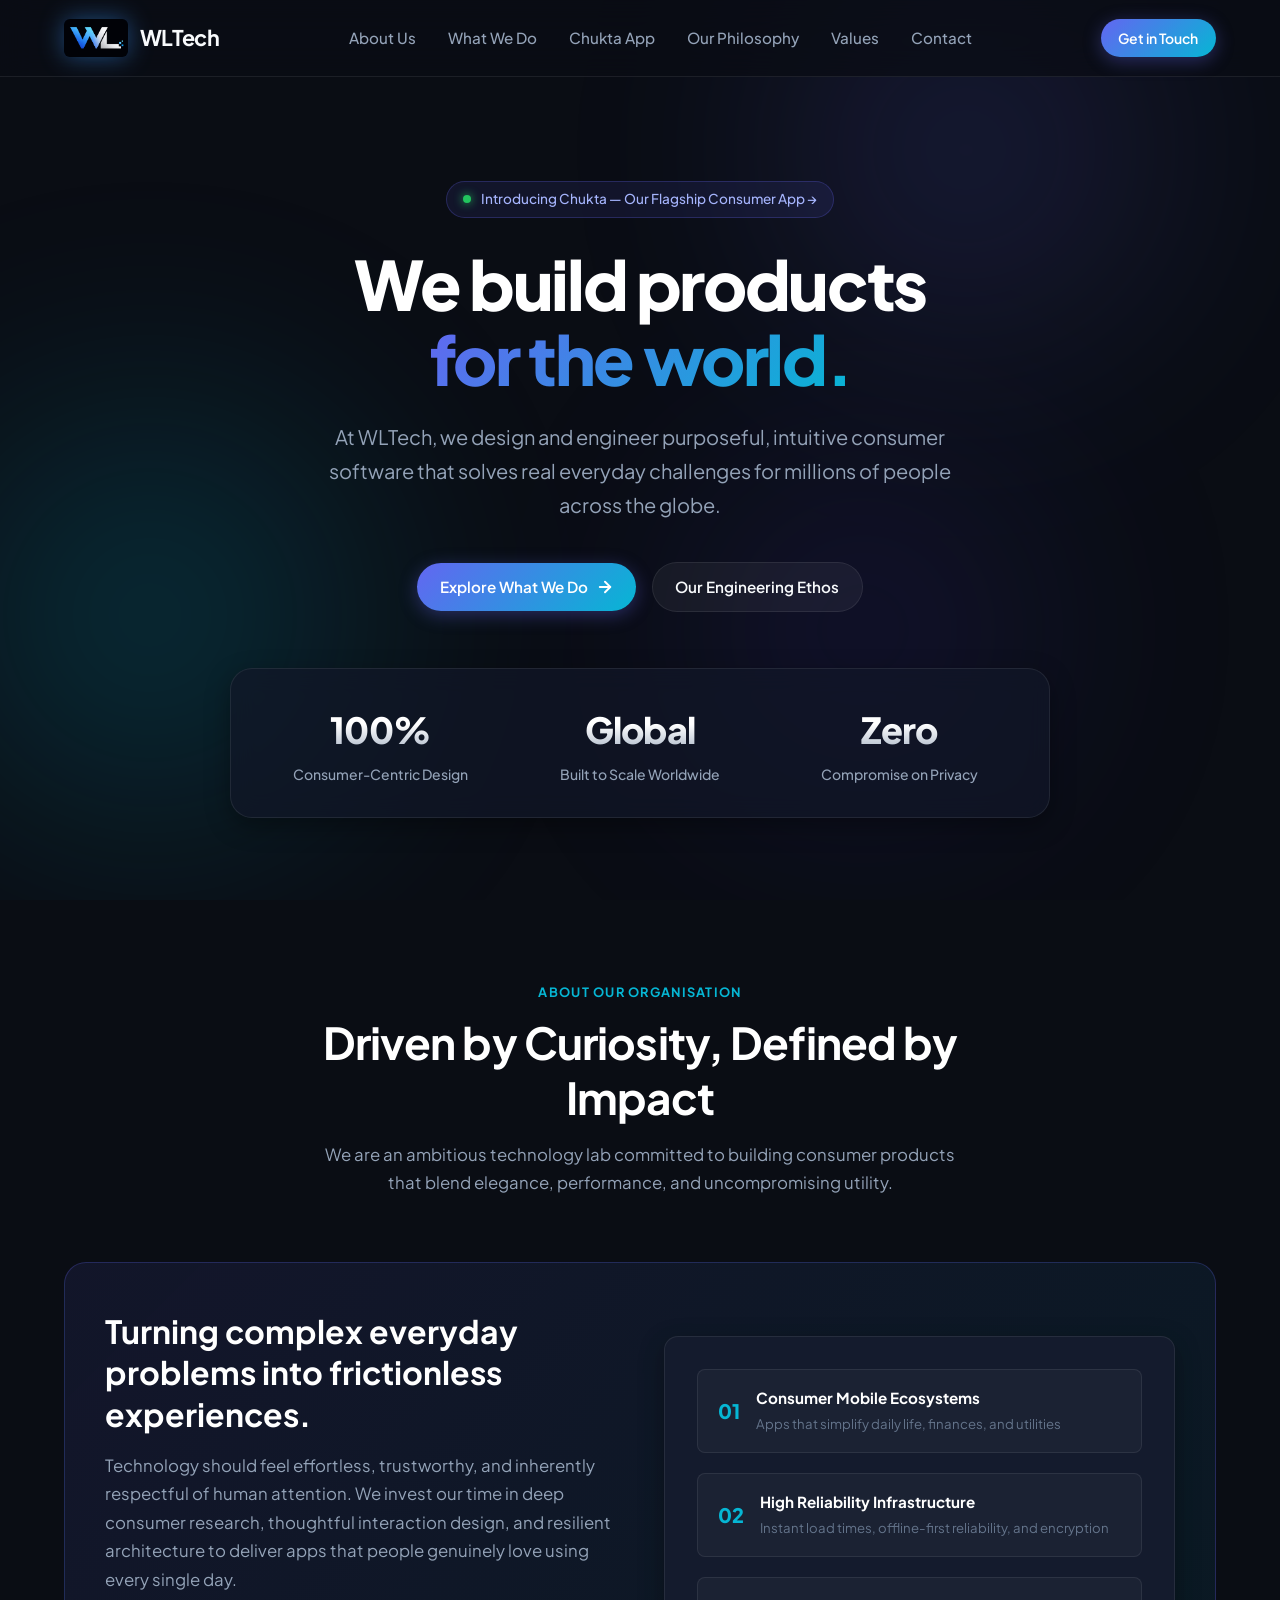
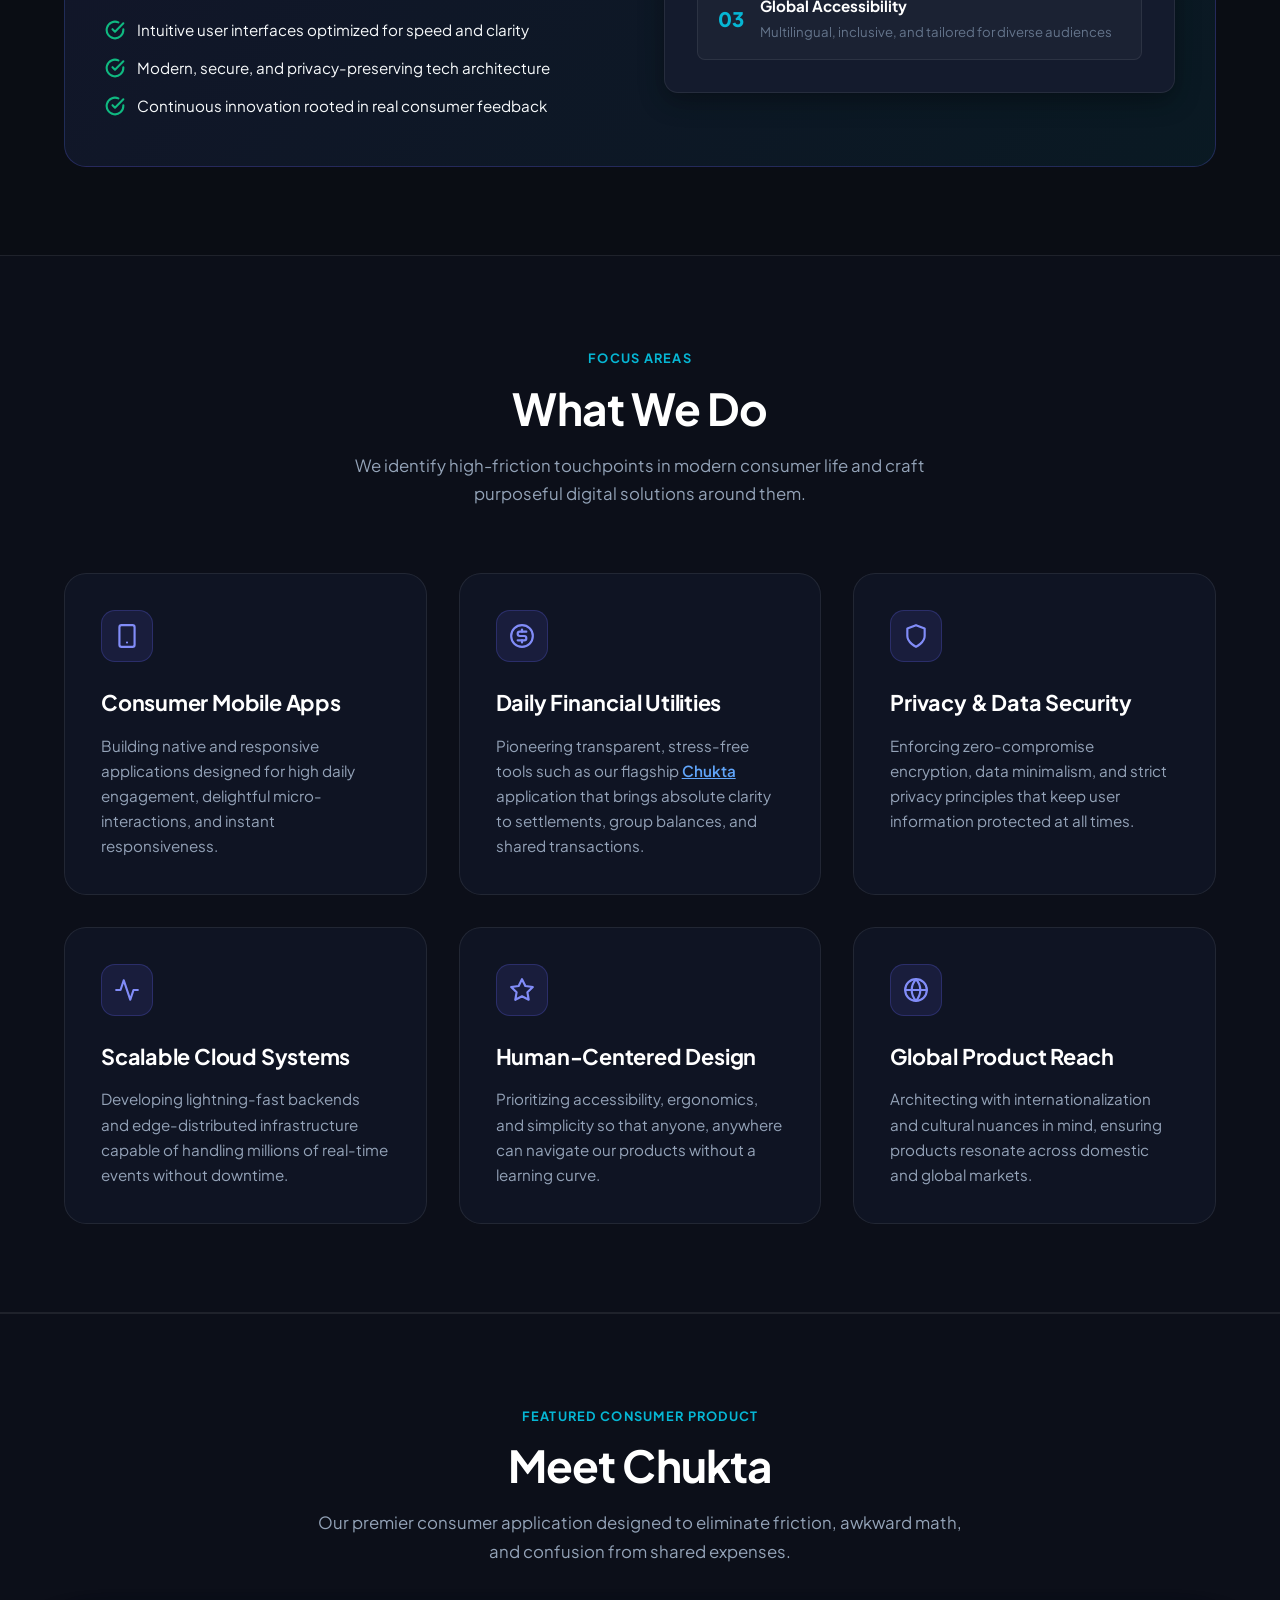
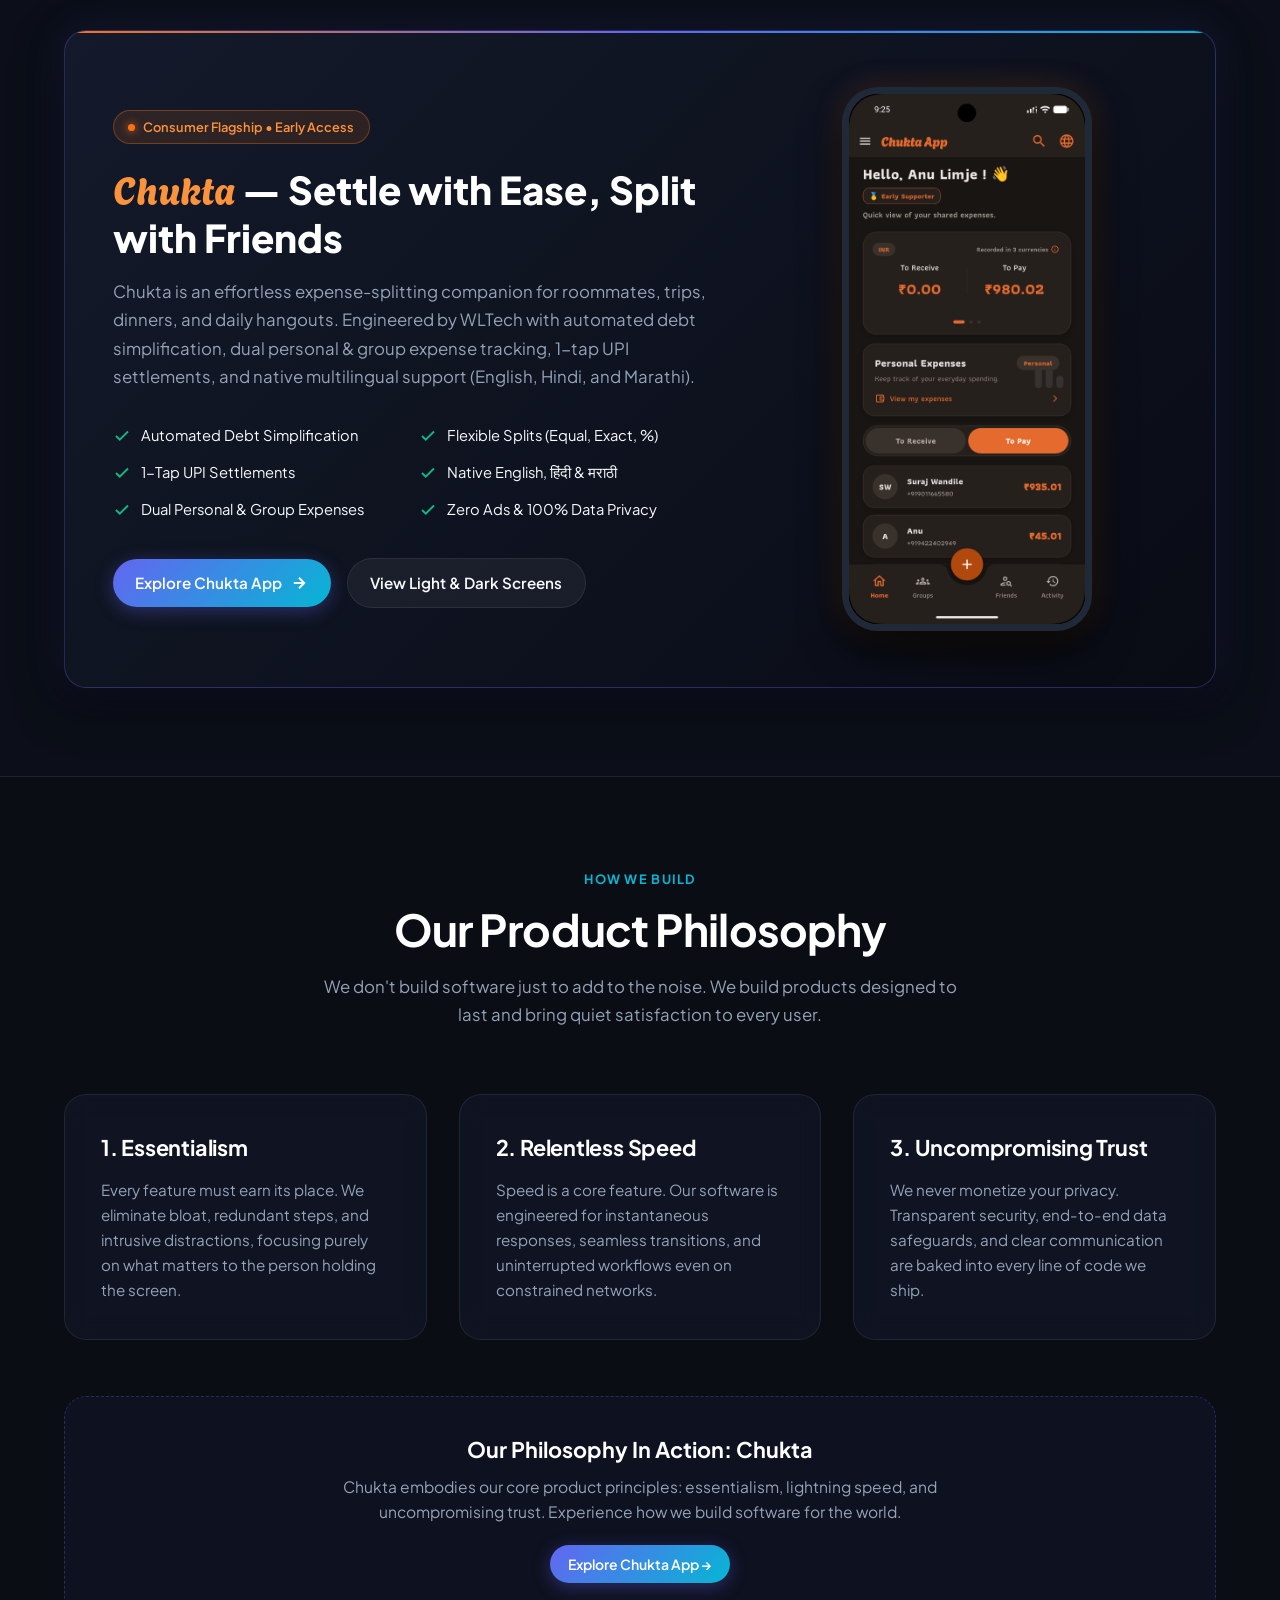
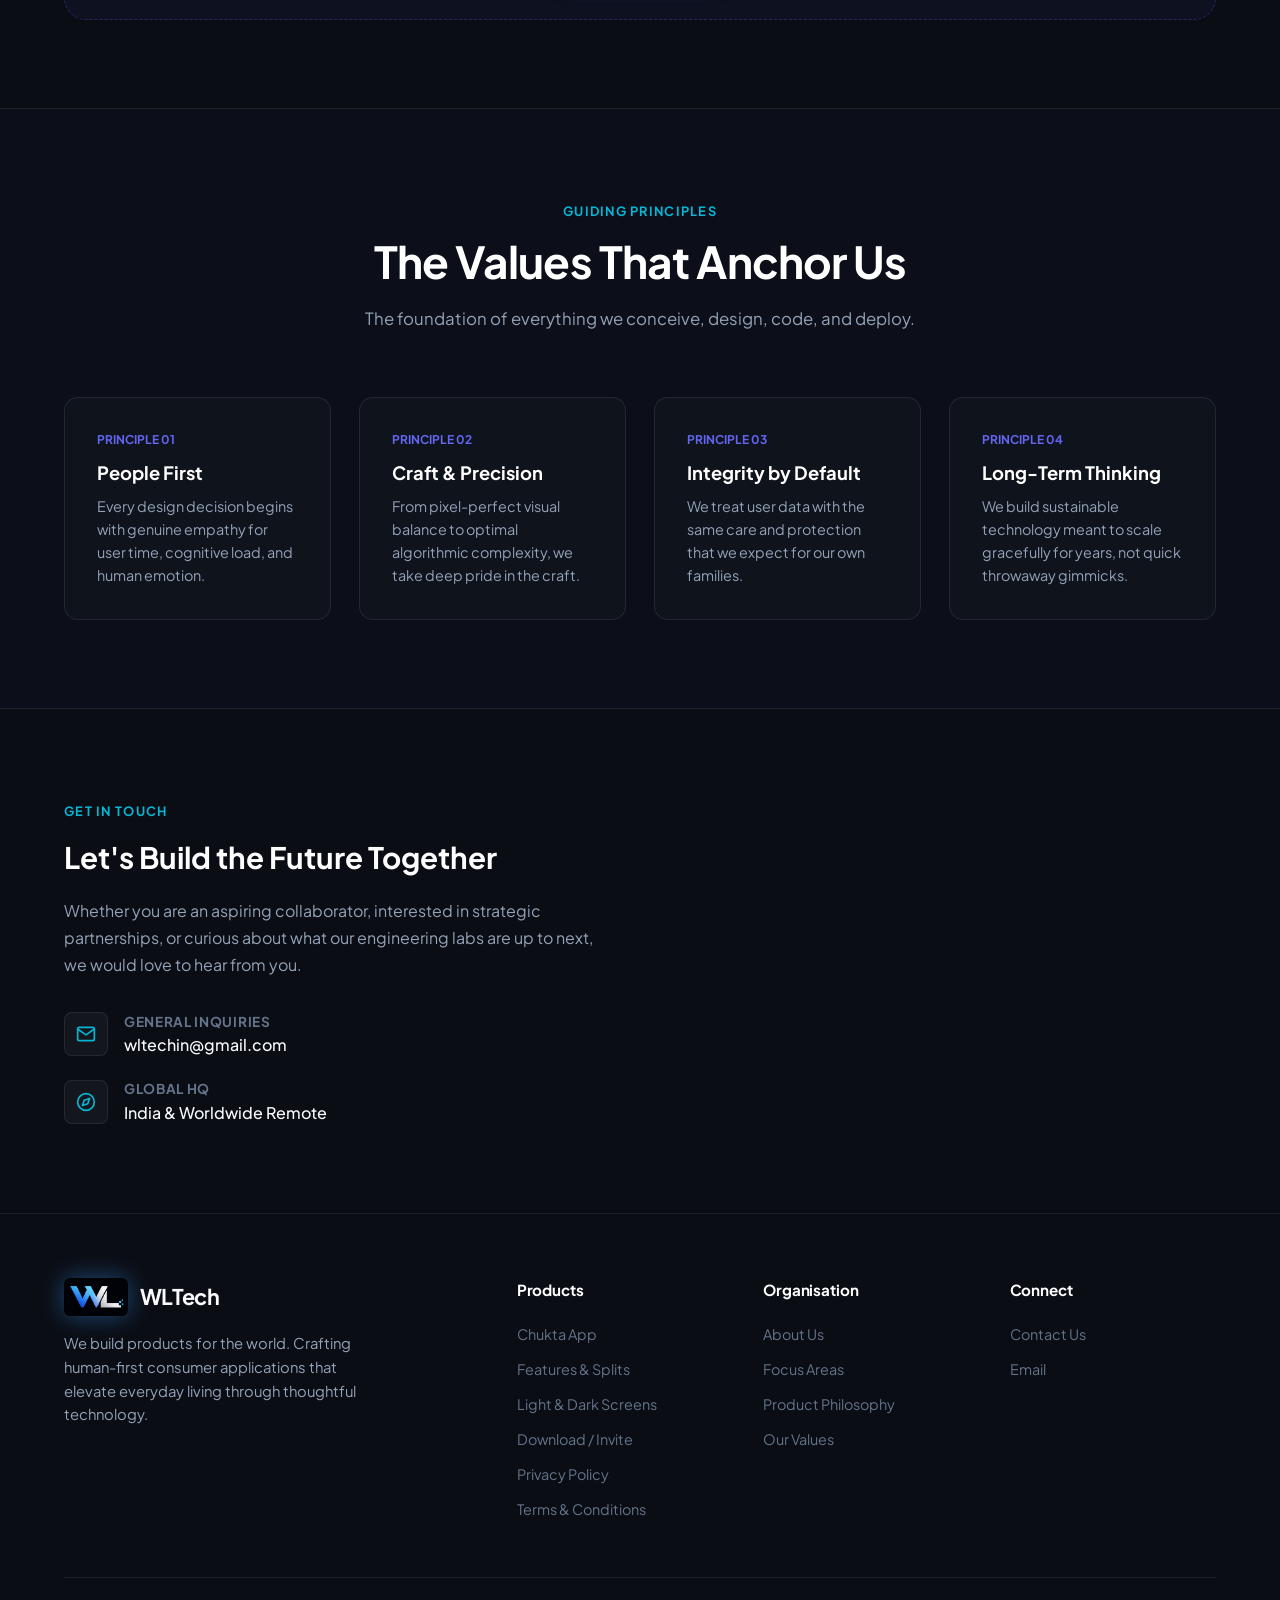
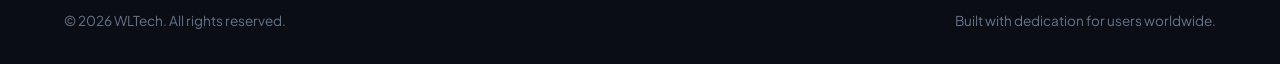
<file: index.html>
<!DOCTYPE html>
<html lang="en">
<head>
  <meta charset="UTF-8">
  <meta name="viewport" content="width=device-width, initial-scale=1.0">
  <title>WLTech — We Build Products for the World</title>
  <meta name="description" content="WLTech is a consumer technology organisation crafting intuitive, human-centered digital products and mobile applications for millions around the globe.">
  <meta name="keywords" content="WLTech, consumer technology, mobile apps, software organisation, consumer products, digital innovation">
  <meta name="author" content="WLTech">

  <!-- Open Graph / Meta -->
  <meta property="og:type" content="website">
  <meta property="og:title" content="WLTech — We Build Products for the World">
  <meta property="og:description" content="We design and build intuitive, purposeful consumer technology crafted to elevate everyday experiences worldwide.">
  <meta property="og:url" content="https://wltechin.github.io/">

  <!-- Google Fonts: Plus Jakarta Sans -->
  <link rel="preconnect" href="https://fonts.googleapis.com">
  <link rel="preconnect" href="https://fonts.gstatic.com" crossorigin>
  <link href="https://fonts.googleapis.com/css2?family=Plus+Jakarta+Sans:wght@400;500;600;700;800&display=swap" rel="stylesheet">

  <!-- Stylesheet -->
  <link rel="stylesheet" href="assets/css/style.css">
  <link rel="icon" type="image/png" href="assets/images/logo/wl-tech-icon.png">
</head>
<body>

  <!-- Ambient Background Glow -->
  <div class="ambient-bg" aria-hidden="true">
    <div class="ambient-blob ambient-blob-1"></div>
    <div class="ambient-blob ambient-blob-2"></div>
    <div class="ambient-blob ambient-blob-3"></div>
  </div>

  <!-- Header / Navigation -->
  <header class="header">
    <div class="container">
      <nav class="navbar" aria-label="Main Navigation">
        <a href="#hero" class="brand-logo">
          <img src="assets/images/logo/wl-tech-icon.png" onerror="this.onerror=null; this.src='assets/images/wl-tech-icon.png';" alt="WLTech Logo" class="brand-logo-img">
          <span>WLTech</span>
        </a>

        <ul class="nav-menu" id="navMenu">
          <li><a href="#about" class="nav-link">About Us</a></li>
          <li><a href="#what-we-do" class="nav-link">What We Do</a></li>
          <li><a href="#products" class="nav-link">Chukta App</a></li>
          <li><a href="#philosophy" class="nav-link">Our Philosophy</a></li>
          <li><a href="#values" class="nav-link">Values</a></li>
          <li><a href="#contact" class="nav-link">Contact</a></li>
        </ul>

        <div class="nav-actions">
          <a href="#contact" class="btn btn-primary btn-sm">Get in Touch</a>
        </div>

        <button class="mobile-toggle" id="mobileToggle" aria-label="Toggle navigation menu" aria-expanded="false">
          <svg viewBox="0 0 24 24" fill="none" stroke="currentColor">
            <path stroke-linecap="round" stroke-linejoin="round" stroke-width="2" d="M4 6h16M4 12h16M4 18h16" />
          </svg>
        </button>
      </nav>
    </div>
  </header>

  <main>
    <!-- Hero Section -->
    <section class="hero-section" id="hero">
      <div class="container">
        <a href="chukta/" class="hero-pill" style="text-decoration: none;">
          <span class="hero-pill-dot"></span>
          <span>Introducing Chukta — Our Flagship Consumer App &rarr;</span>
        </a>

        <h1 class="hero-title">
          We build products <br>
          <span class="hero-title-highlight">for the world.</span>
        </h1>

        <p class="hero-subtitle">
          At WLTech, we design and engineer purposeful, intuitive consumer software that solves real everyday challenges for millions of people across the globe.
        </p>

        <div class="hero-cta">
          <a href="#what-we-do" class="btn btn-primary">
            Explore What We Do
            <svg width="18" height="18" viewBox="0 0 24 24" fill="none" stroke="currentColor" stroke-width="2.5" stroke-linecap="round" stroke-linejoin="round">
              <line x1="5" y1="12" x2="19" y2="12"></line>
              <polyline points="12 5 19 12 12 19"></polyline>
            </svg>
          </a>
          <a href="#philosophy" class="btn btn-secondary">Our Engineering Ethos</a>
        </div>

        <div class="hero-stats">
          <div class="stat-item">
            <div class="stat-number">100%</div>
            <div class="stat-label">Consumer-Centric Design</div>
          </div>
          <div class="stat-item">
            <div class="stat-number">Global</div>
            <div class="stat-label">Built to Scale Worldwide</div>
          </div>
          <div class="stat-item">
            <div class="stat-number">Zero</div>
            <div class="stat-label">Compromise on Privacy</div>
          </div>
        </div>
      </div>
    </section>

    <!-- About Section -->
    <section class="section" id="about">
      <div class="container">
        <div class="section-header">
          <span class="section-tag">About Our Organisation</span>
          <h2 class="section-title">Driven by Curiosity, Defined by Impact</h2>
          <p class="section-desc">
            We are an ambitious technology lab committed to building consumer products that blend elegance, performance, and uncompromising utility.
          </p>
        </div>

        <div class="highlight-box">
          <div class="highlight-content">
            <h3>Turning complex everyday problems into frictionless experiences.</h3>
            <p>
              Technology should feel effortless, trustworthy, and inherently respectful of human attention. We invest our time in deep consumer research, thoughtful interaction design, and resilient architecture to deliver apps that people genuinely love using every single day.
            </p>
            <div class="checklist">
              <div class="checklist-item">
                <svg viewBox="0 0 24 24" fill="none" stroke="currentColor" stroke-width="2.5" stroke-linecap="round" stroke-linejoin="round">
                  <path d="M22 11.08V12a10 10 0 1 1-5.93-9.14"></path>
                  <polyline points="22 4 12 14.01 9 11.01"></polyline>
                </svg>
                <span>Intuitive user interfaces optimized for speed and clarity</span>
              </div>
              <div class="checklist-item">
                <svg viewBox="0 0 24 24" fill="none" stroke="currentColor" stroke-width="2.5" stroke-linecap="round" stroke-linejoin="round">
                  <path d="M22 11.08V12a10 10 0 1 1-5.93-9.14"></path>
                  <polyline points="22 4 12 14.01 9 11.01"></polyline>
                </svg>
                <span>Modern, secure, and privacy-preserving tech architecture</span>
              </div>
              <div class="checklist-item">
                <svg viewBox="0 0 24 24" fill="none" stroke="currentColor" stroke-width="2.5" stroke-linecap="round" stroke-linejoin="round">
                  <path d="M22 11.08V12a10 10 0 1 1-5.93-9.14"></path>
                  <polyline points="22 4 12 14.01 9 11.01"></polyline>
                </svg>
                <span>Continuous innovation rooted in real consumer feedback</span>
              </div>
            </div>
          </div>

          <div class="highlight-visual">
            <div class="visual-pill">
              <div class="visual-pill-num">01</div>
              <div class="visual-pill-text">
                <strong>Consumer Mobile Ecosystems</strong>
                <span>Apps that simplify daily life, finances, and utilities</span>
              </div>
            </div>
            <div class="visual-pill">
              <div class="visual-pill-num">02</div>
              <div class="visual-pill-text">
                <strong>High Reliability Infrastructure</strong>
                <span>Instant load times, offline-first reliability, and encryption</span>
              </div>
            </div>
            <div class="visual-pill">
              <div class="visual-pill-num">03</div>
              <div class="visual-pill-text">
                <strong>Global Accessibility</strong>
                <span>Multilingual, inclusive, and tailored for diverse audiences</span>
              </div>
            </div>
          </div>
        </div>
      </div>
    </section>

    <!-- What We Do Section -->
    <section class="section section-alternate" id="what-we-do">
      <div class="container">
        <div class="section-header">
          <span class="section-tag">Focus Areas</span>
          <h2 class="section-title">What We Do</h2>
          <p class="section-desc">
            We identify high-friction touchpoints in modern consumer life and craft purposeful digital solutions around them.
          </p>
        </div>

        <div class="cards-grid">
          <!-- Card 1 -->
          <div class="glass-card">
            <div class="card-icon">
              <svg viewBox="0 0 24 24" fill="none" stroke="currentColor" stroke-width="2" stroke-linecap="round" stroke-linejoin="round">
                <rect x="5" y="2" width="14" height="20" rx="2" ry="2"></rect>
                <line x1="12" y1="18" x2="12.01" y2="18"></line>
              </svg>
            </div>
            <h3 class="card-title">Consumer Mobile Apps</h3>
            <p class="card-desc">
              Building native and responsive applications designed for high daily engagement, delightful micro-interactions, and instant responsiveness.
            </p>
          </div>

          <!-- Card 2 -->
          <div class="glass-card">
            <div class="card-icon">
              <svg viewBox="0 0 24 24" fill="none" stroke="currentColor" stroke-width="2" stroke-linecap="round" stroke-linejoin="round">
                <circle cx="12" cy="12" r="10"></circle>
                <path d="M16 8h-6a2 2 0 1 0 0 4h4a2 2 0 1 1 0 4H8"></path>
                <line x1="12" y1="6" x2="12" y2="8"></line>
                <line x1="12" y1="16" x2="12" y2="18"></line>
              </svg>
            </div>
            <h3 class="card-title">Daily Financial Utilities</h3>
            <p class="card-desc">
              Pioneering transparent, stress-free tools such as our flagship <a href="chukta/" style="color: #60a5fa; text-decoration: underline; font-weight: 600;">Chukta</a> application that brings absolute clarity to settlements, group balances, and shared transactions.
            </p>
          </div>

          <!-- Card 3 -->
          <div class="glass-card">
            <div class="card-icon">
              <svg viewBox="0 0 24 24" fill="none" stroke="currentColor" stroke-width="2" stroke-linecap="round" stroke-linejoin="round">
                <path d="M12 22s8-4 8-10V5l-8-3-8 3v7c0 6 8 10 8 10z"></path>
              </svg>
            </div>
            <h3 class="card-title">Privacy & Data Security</h3>
            <p class="card-desc">
              Enforcing zero-compromise encryption, data minimalism, and strict privacy principles that keep user information protected at all times.
            </p>
          </div>

          <!-- Card 4 -->
          <div class="glass-card">
            <div class="card-icon">
              <svg viewBox="0 0 24 24" fill="none" stroke="currentColor" stroke-width="2" stroke-linecap="round" stroke-linejoin="round">
                <polyline points="22 12 18 12 15 21 9 3 6 12 2 12"></polyline>
              </svg>
            </div>
            <h3 class="card-title">Scalable Cloud Systems</h3>
            <p class="card-desc">
              Developing lightning-fast backends and edge-distributed infrastructure capable of handling millions of real-time events without downtime.
            </p>
          </div>

          <!-- Card 5 -->
          <div class="glass-card">
            <div class="card-icon">
              <svg viewBox="0 0 24 24" fill="none" stroke="currentColor" stroke-width="2" stroke-linecap="round" stroke-linejoin="round">
                <polygon points="12 2 15.09 8.26 22 9.27 17 14.14 18.18 21.02 12 17.77 5.82 21.02 7 14.14 2 9.27 8.91 8.26 12 2"></polygon>
              </svg>
            </div>
            <h3 class="card-title">Human-Centered Design</h3>
            <p class="card-desc">
              Prioritizing accessibility, ergonomics, and simplicity so that anyone, anywhere can navigate our products without a learning curve.
            </p>
          </div>

          <!-- Card 6 -->
          <div class="glass-card">
            <div class="card-icon">
              <svg viewBox="0 0 24 24" fill="none" stroke="currentColor" stroke-width="2" stroke-linecap="round" stroke-linejoin="round">
                <circle cx="12" cy="12" r="10"></circle>
                <line x1="2" y1="12" x2="22" y2="12"></line>
                <path d="M12 2a15.3 15.3 0 0 1 4 10 15.3 15.3 0 0 1-4 10 15.3 15.3 0 0 1-4-10 15.3 15.3 0 0 1 4-10z"></path>
              </svg>
            </div>
            <h3 class="card-title">Global Product Reach</h3>
            <p class="card-desc">
              Architecting with internationalization and cultural nuances in mind, ensuring products resonate across domestic and global markets.
            </p>
          </div>
        </div>
      </div>
    </section>

    <!-- Flagship Product Section (Chukta) -->
    <section class="section section-alternate" id="products">
      <div class="container">
        <div class="section-header">
          <span class="section-tag">Featured Consumer Product</span>
          <h2 class="section-title">Meet Chukta</h2>
          <p class="section-desc">
            Our premier consumer application designed to eliminate friction, awkward math, and confusion from shared expenses.
          </p>
        </div>

        <div class="product-spotlight-card">
          <div class="spotlight-content">
            <div class="spotlight-badge">
              <span class="spotlight-badge-dot"></span>
              <span>Consumer Flagship &bull; Early Access</span>
            </div>
            <h3 class="spotlight-title">
              <span class="chukta-brand-name">Chukta</span> — Settle with Ease, Split with Friends
            </h3>
            <p class="spotlight-desc">
              Chukta is an effortless expense-splitting companion for roommates, trips, dinners, and daily hangouts. Engineered by WLTech with automated debt simplification, dual personal & group expense tracking, 1-tap UPI settlements, and native multilingual support (English, Hindi, and Marathi).
            </p>

            <div class="spotlight-features">
              <div class="spotlight-feature-item">
                <svg viewBox="0 0 24 24" fill="none" stroke="currentColor" stroke-width="2.5"><polyline points="20 6 9 17 4 12"></polyline></svg>
                <span>Automated Debt Simplification</span>
              </div>
              <div class="spotlight-feature-item">
                <svg viewBox="0 0 24 24" fill="none" stroke="currentColor" stroke-width="2.5"><polyline points="20 6 9 17 4 12"></polyline></svg>
                <span>Flexible Splits (Equal, Exact, %)</span>
              </div>
              <div class="spotlight-feature-item">
                <svg viewBox="0 0 24 24" fill="none" stroke="currentColor" stroke-width="2.5"><polyline points="20 6 9 17 4 12"></polyline></svg>
                <span>1-Tap UPI Settlements</span>
              </div>
              <div class="spotlight-feature-item">
                <svg viewBox="0 0 24 24" fill="none" stroke="currentColor" stroke-width="2.5"><polyline points="20 6 9 17 4 12"></polyline></svg>
                <span>Native English, हिंदी & मराठी</span>
              </div>
              <div class="spotlight-feature-item">
                <svg viewBox="0 0 24 24" fill="none" stroke="currentColor" stroke-width="2.5"><polyline points="20 6 9 17 4 12"></polyline></svg>
                <span>Dual Personal & Group Expenses</span>
              </div>
              <div class="spotlight-feature-item">
                <svg viewBox="0 0 24 24" fill="none" stroke="currentColor" stroke-width="2.5"><polyline points="20 6 9 17 4 12"></polyline></svg>
                <span>Zero Ads & 100% Data Privacy</span>
              </div>
            </div>

            <div class="spotlight-actions">
              <a href="chukta/" class="btn btn-primary">
                Explore Chukta App
                <svg width="18" height="18" viewBox="0 0 24 24" fill="none" stroke="currentColor" stroke-width="2.5">
                  <line x1="5" y1="12" x2="19" y2="12"></line>
                  <polyline points="12 5 19 12 12 19"></polyline>
                </svg>
              </a>
              <a href="chukta/#screens" class="btn btn-secondary">
                View Light & Dark Screens
              </a>
            </div>
          </div>

          <div class="spotlight-visual">
            <div class="spotlight-phone-frame">
              <img src="assets/images/chukta_dark/home.png" onerror="this.onerror=null; this.src='assets/images/home.png';" alt="Chukta App Home Preview" class="spotlight-phone-img">
            </div>
          </div>
        </div>
      </div>
    </section>

    <!-- Product Philosophy / In The Lab -->
    <section class="section" id="philosophy">
      <div class="container">
        <div class="section-header">
          <span class="section-tag">How We Build</span>
          <h2 class="section-title">Our Product Philosophy</h2>
          <p class="section-desc">
            We don't build software just to add to the noise. We build products designed to last and bring quiet satisfaction to every user.
          </p>
        </div>

        <div class="cards-grid">
          <div class="glass-card">
            <h3 class="card-title">1. Essentialism</h3>
            <p class="card-desc">
              Every feature must earn its place. We eliminate bloat, redundant steps, and intrusive distractions, focusing purely on what matters to the person holding the screen.
            </p>
          </div>

          <div class="glass-card">
            <h3 class="card-title">2. Relentless Speed</h3>
            <p class="card-desc">
              Speed is a core feature. Our software is engineered for instantaneous responses, seamless transitions, and uninterrupted workflows even on constrained networks.
            </p>
          </div>

          <div class="glass-card">
            <h3 class="card-title">3. Uncompromising Trust</h3>
            <p class="card-desc">
              We never monetize your privacy. Transparent security, end-to-end data safeguards, and clear communication are baked into every line of code we ship.
            </p>
          </div>
        </div>

        <!-- Product Philosophy In Action -->
        <div style="margin-top: 3.5rem; padding: 2.25rem; background: rgba(99, 102, 241, 0.05); border: 1px dashed rgba(99, 102, 241, 0.3); border-radius: var(--radius-lg); text-align: center;">
          <h3 style="font-size: 1.35rem; color: #ffffff; margin-bottom: 0.5rem; font-weight: 700;">
            Our Philosophy In Action: Chukta
          </h3>
          <p style="color: var(--text-secondary); max-width: 650px; margin: 0 auto 1.25rem; font-size: 0.975rem;">
            Chukta embodies our core product principles: essentialism, lightning speed, and uncompromising trust. Experience how we build software for the world.
          </p>
          <a href="chukta/" class="btn btn-primary btn-sm">Explore Chukta App &rarr;</a>
        </div>
      </div>
    </section>

    <!-- Values Section -->
    <section class="section section-alternate" id="values">
      <div class="container">
        <div class="section-header">
          <span class="section-tag">Guiding Principles</span>
          <h2 class="section-title">The Values That Anchor Us</h2>
          <p class="section-desc">
            The foundation of everything we conceive, design, code, and deploy.
          </p>
        </div>

        <div class="values-grid">
          <div class="value-card">
            <div class="value-tag">Principle 01</div>
            <h3 class="value-title">People First</h3>
            <p class="value-desc">
              Every design decision begins with genuine empathy for user time, cognitive load, and human emotion.
            </p>
          </div>

          <div class="value-card">
            <div class="value-tag">Principle 02</div>
            <h3 class="value-title">Craft & Precision</h3>
            <p class="value-desc">
              From pixel-perfect visual balance to optimal algorithmic complexity, we take deep pride in the craft.
            </p>
          </div>

          <div class="value-card">
            <div class="value-tag">Principle 03</div>
            <h3 class="value-title">Integrity by Default</h3>
            <p class="value-desc">
              We treat user data with the same care and protection that we expect for our own families.
            </p>
          </div>

          <div class="value-card">
            <div class="value-tag">Principle 04</div>
            <h3 class="value-title">Long-Term Thinking</h3>
            <p class="value-desc">
              We build sustainable technology meant to scale gracefully for years, not quick throwaway gimmicks.
            </p>
          </div>
        </div>
      </div>
    </section>

    <!-- Contact Section -->
    <section class="section" id="contact">
      <div class="container">
        <div class="contact-grid">
          <div class="contact-info">
            <span class="section-tag">Get In Touch</span>
            <h3>Let's Build the Future Together</h3>
            <p>
              Whether you are an aspiring collaborator, interested in strategic partnerships, or curious about what our engineering labs are up to next, we would love to hear from you.
            </p>

            <div class="contact-methods">
              <div class="contact-item">
                <div class="contact-icon">
                  <svg viewBox="0 0 24 24" fill="none" stroke="currentColor" stroke-width="2" stroke-linecap="round" stroke-linejoin="round">
                    <path d="M4 4h16c1.1 0 2 .9 2 2v12c0 1.1-.9 2-2 2H4c-1.1 0-2-.9-2-2V6c0-1.1.9-2 2-2z"></path>
                    <polyline points="22,6 12,13 2,6"></polyline>
                  </svg>
                </div>
                <div class="contact-detail">
                  <strong>General Inquiries</strong>
                  <a href="mailto:wltechin@gmail.com">wltechin@gmail.com</a>
                </div>
              </div>

              <div class="contact-item">
                <div class="contact-icon">
                  <svg viewBox="0 0 24 24" fill="none" stroke="currentColor" stroke-width="2" stroke-linecap="round" stroke-linejoin="round">
                    <circle cx="12" cy="12" r="10"></circle>
                    <polygon points="16.24 7.76 14.12 14.12 7.76 16.24 9.88 9.88 16.24 7.76"></polygon>
                  </svg>
                </div>
                <div class="contact-detail">
                  <strong>Global HQ</strong>
                  <span>India & Worldwide Remote</span>
                </div>
              </div>

            </div>
          </div>
        </div>
      </div>
    </section>
  </main>

  <!-- Footer -->
  <footer class="footer">
    <div class="container">
      <div class="footer-grid">
        <div class="footer-brand">
          <div class="brand-logo">
            <img src="assets/images/logo/wl-tech-icon.png" onerror="this.onerror=null; this.src='assets/images/wl-tech-icon.png';" alt="WLTech Logo" class="brand-logo-img">
            <span>WLTech</span>
          </div>
          <p>
            We build products for the world. Crafting human-first consumer applications that elevate everyday living through thoughtful technology.
          </p>
        </div>

        <div class="footer-col">
          <h4>Products</h4>
          <div class="footer-links">
            <a href="chukta/" class="footer-link">Chukta App</a>
            <a href="chukta/#features" class="footer-link">Features & Splits</a>
            <a href="chukta/#screens" class="footer-link">Light & Dark Screens</a>
            <a href="chukta/invite" class="footer-link">Download / Invite</a>
            <a href="chukta/privacy-policy.html" class="footer-link">Privacy Policy</a>
            <a href="chukta/terms-and-conditions.html" class="footer-link">Terms & Conditions</a>
          </div>
        </div>

        <div class="footer-col">
          <h4>Organisation</h4>
          <div class="footer-links">
            <a href="#about" class="footer-link">About Us</a>
            <a href="#what-we-do" class="footer-link">Focus Areas</a>
            <a href="#philosophy" class="footer-link">Product Philosophy</a>
            <a href="#values" class="footer-link">Our Values</a>
          </div>
        </div>

        <div class="footer-col">
          <h4>Connect</h4>
          <div class="footer-links">
            <a href="#contact" class="footer-link">Contact Us</a>
            <a href="mailto:wltechin@gmail.com" class="footer-link">Email</a>
          </div>
        </div>
      </div>

      <div class="footer-bottom">
        <div>
          &copy; <span id="currentYear">2026</span> WLTech. All rights reserved.
        </div>
        <div>
          Built with dedication for users worldwide.
        </div>
      </div>
    </div>
  </footer>

  <!-- Main JavaScript -->
  <script src="assets/js/main.js"></script>
</body>
</html>
</file>
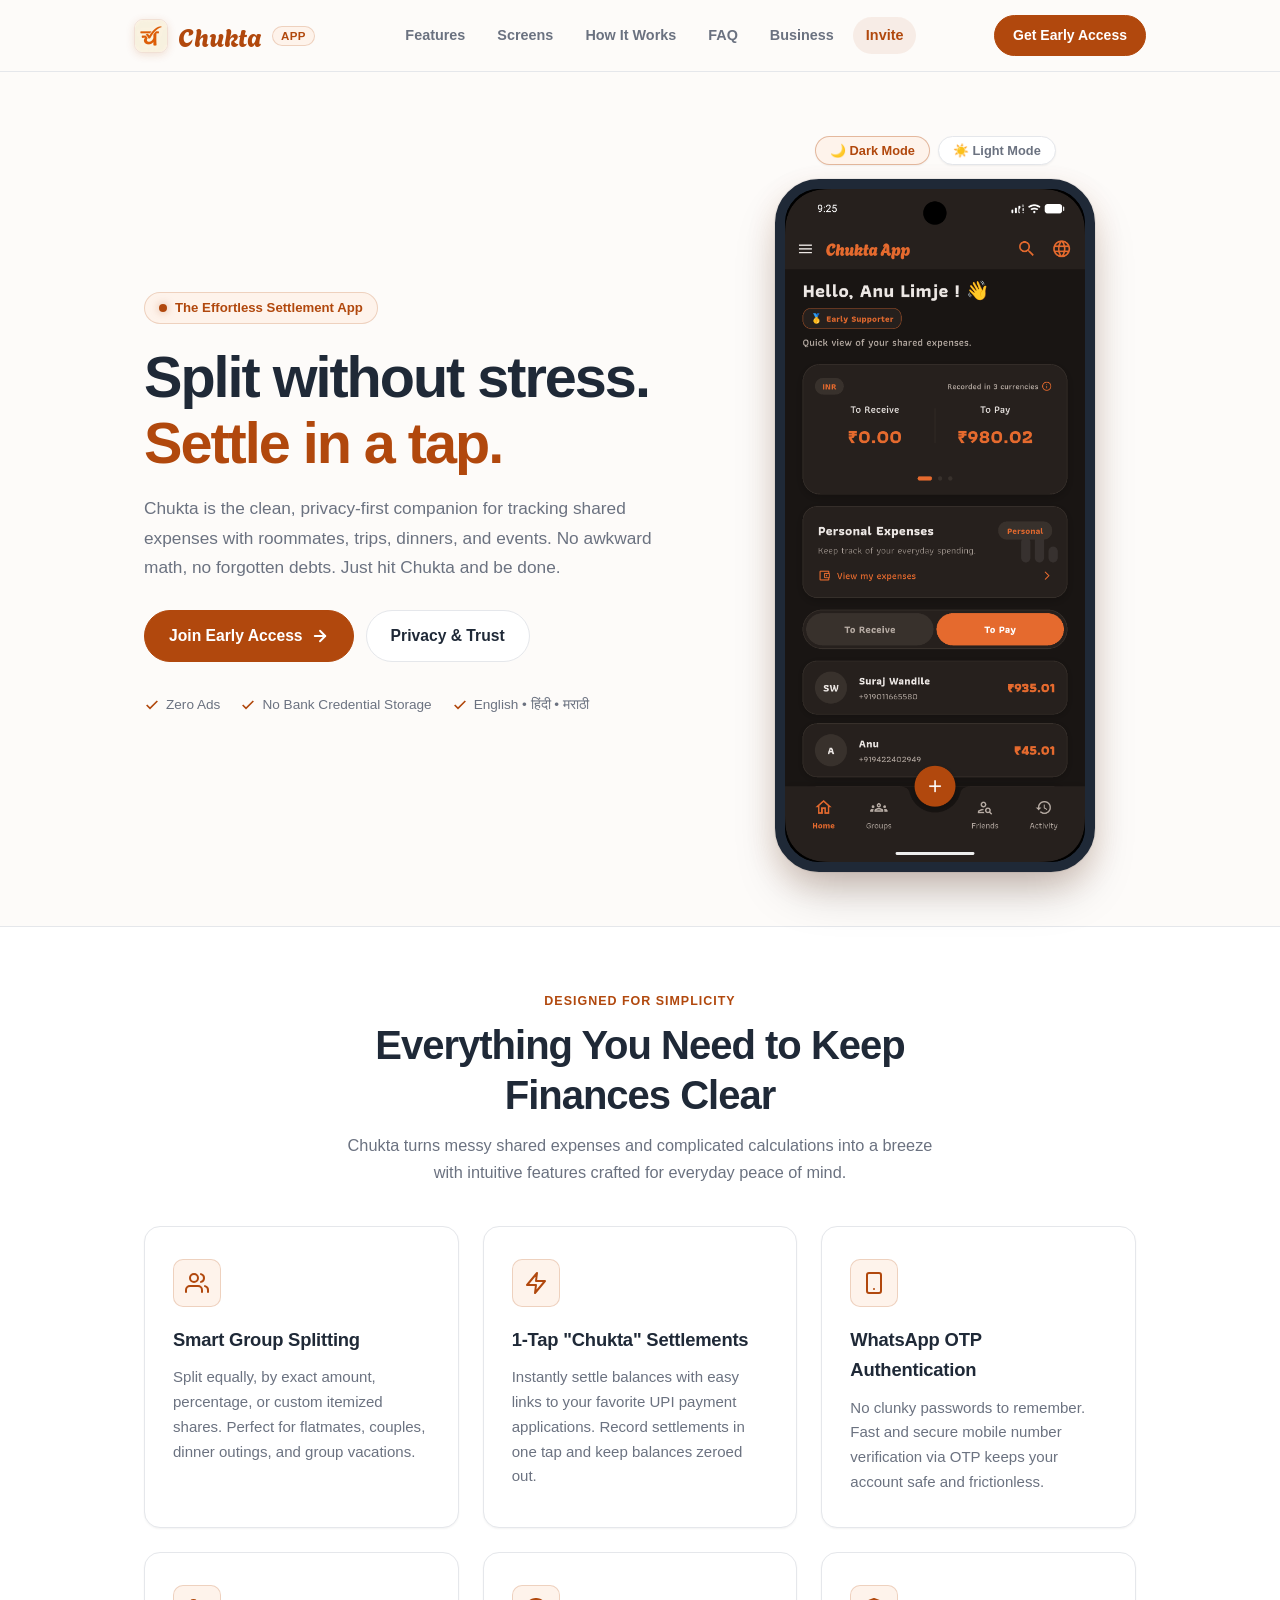
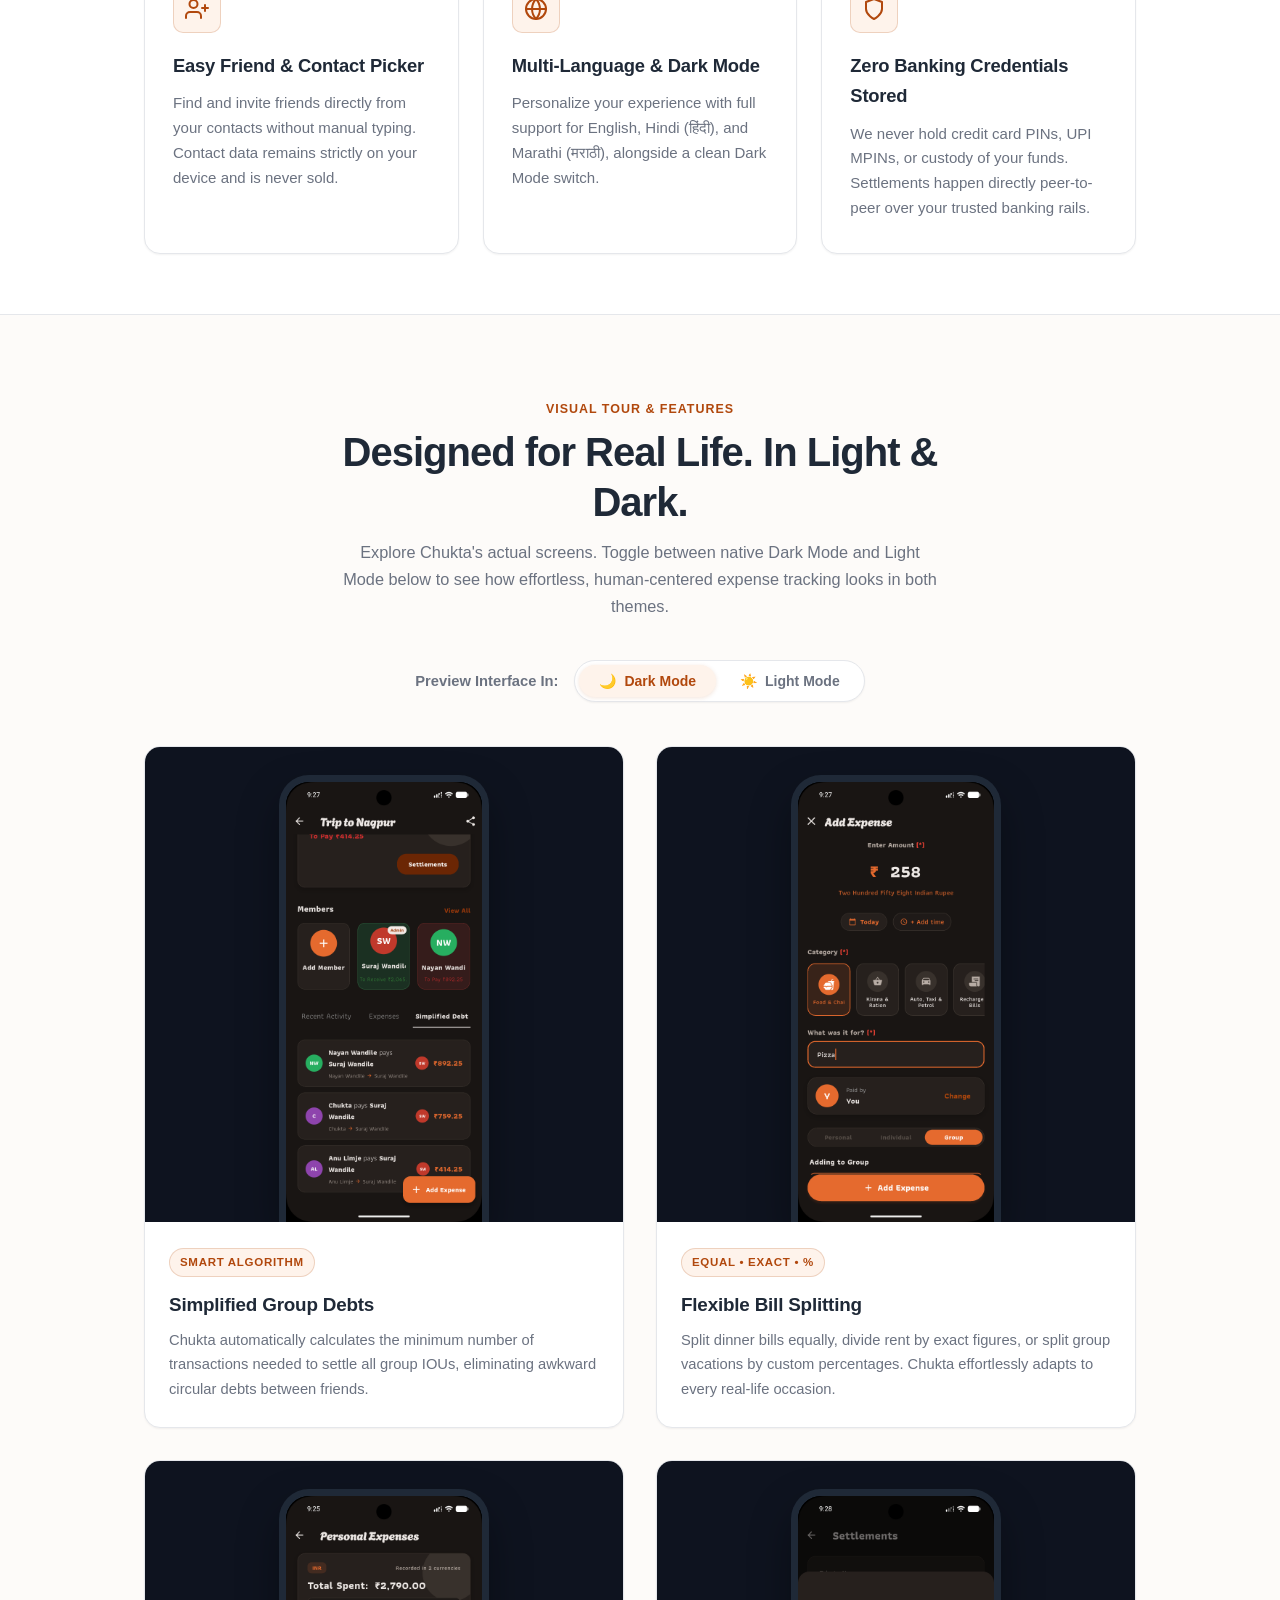
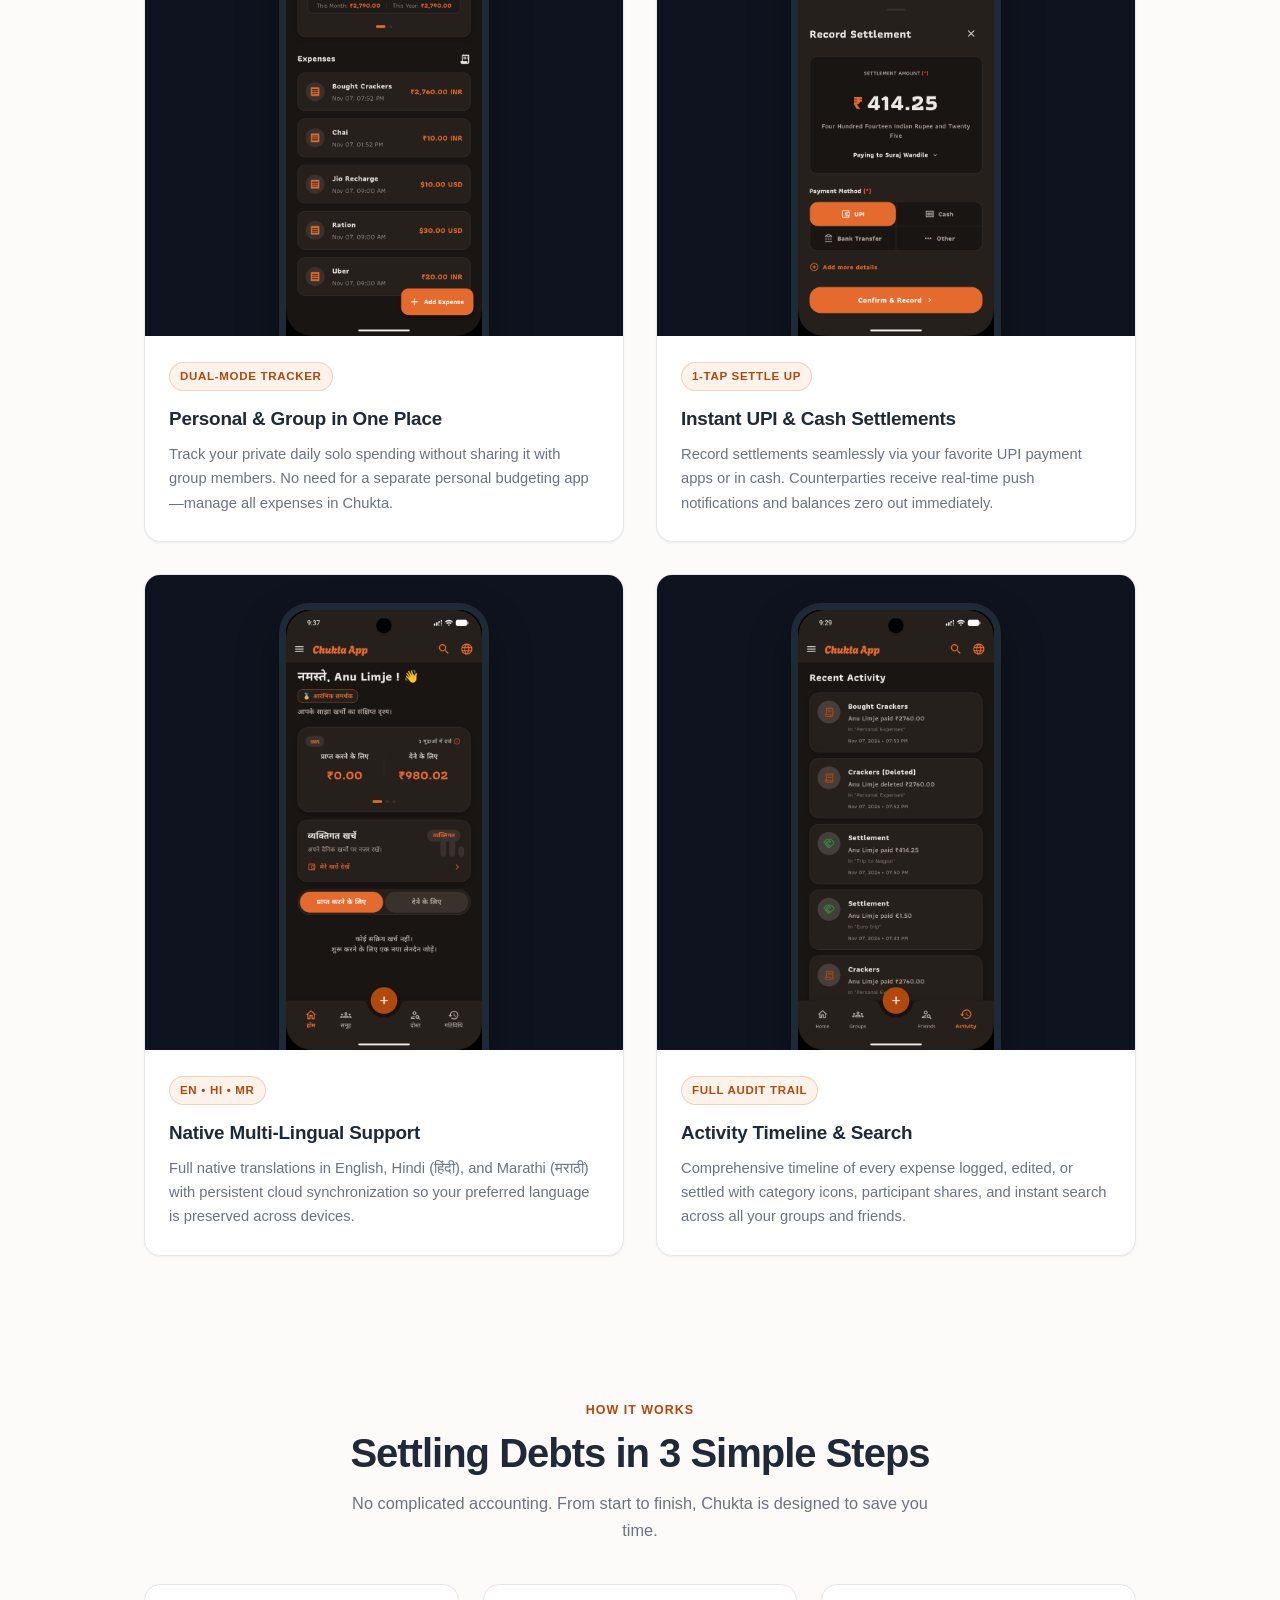
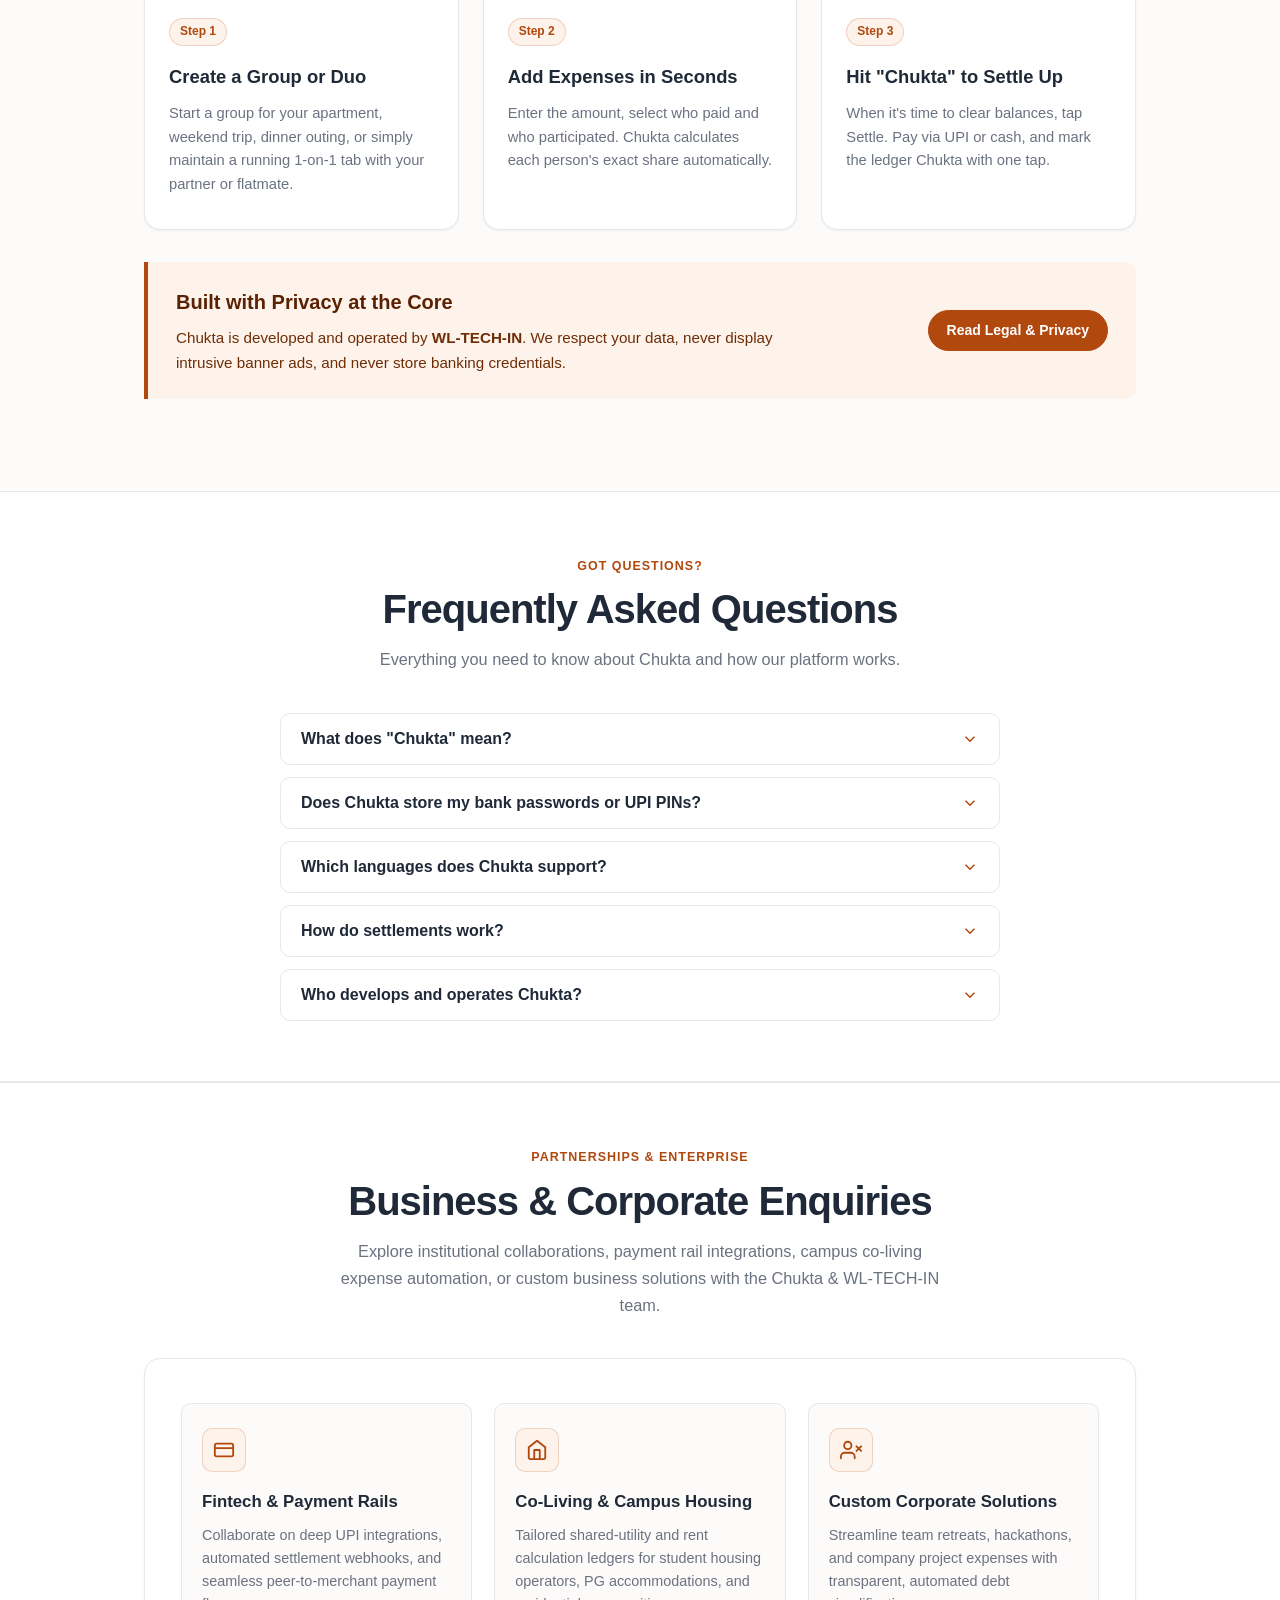
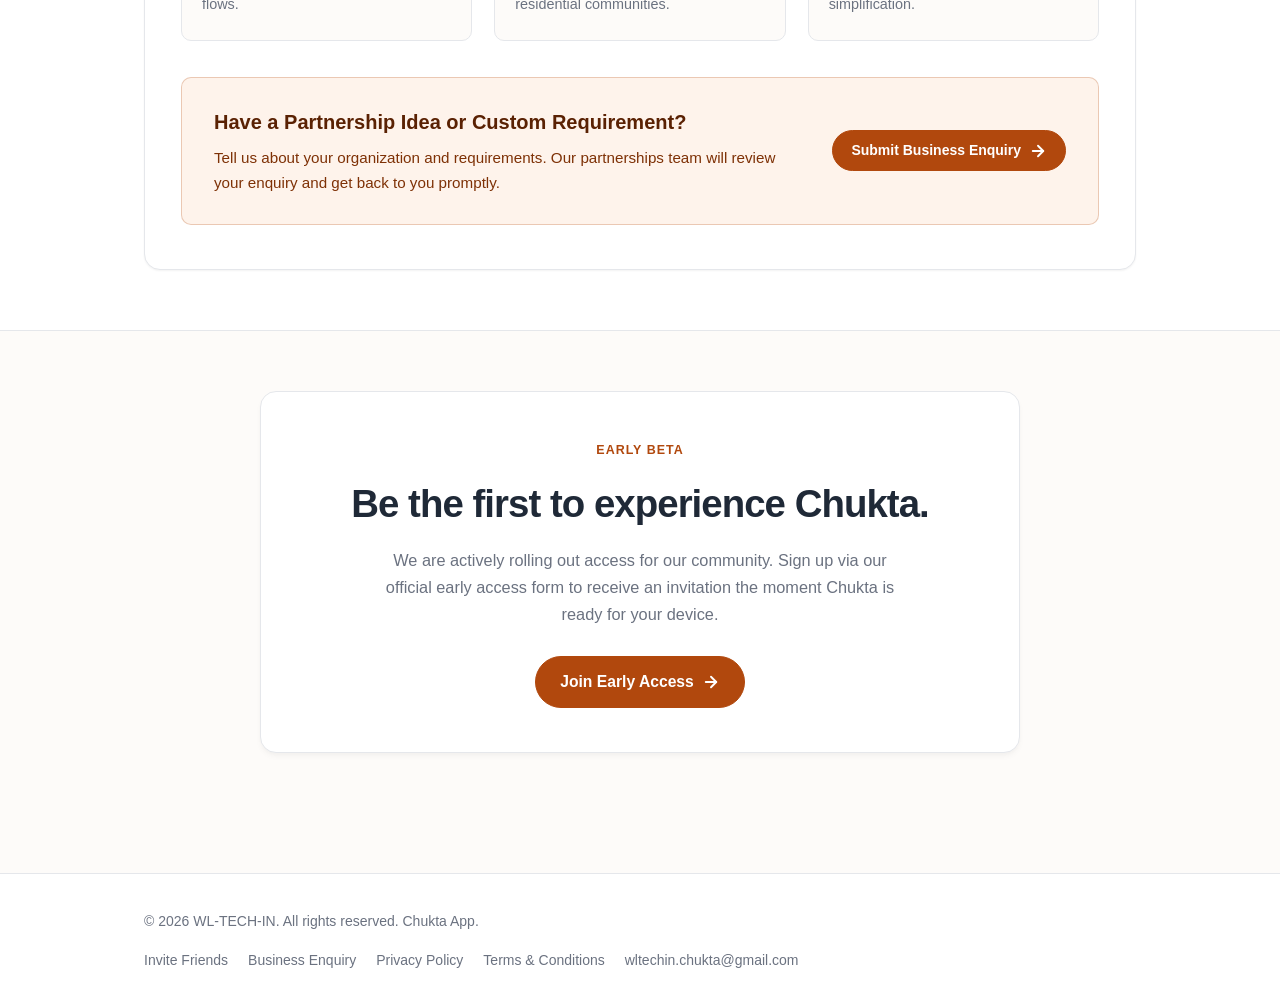
<file: chukta/index.html>
<!DOCTYPE html>
<html lang="en">
<head>
  <meta charset="UTF-8">
  <meta name="viewport" content="width=device-width, initial-scale=1.0">
  <title>Chukta — Settle with Ease, Split with Friends</title>
  <meta name="description" content="Chukta is the modern, privacy-first expense tracking and bill splitting application. Settle balances seamlessly in one tap.">
  <meta name="keywords" content="Chukta, bill split app, expense tracker, settle up, group expenses, UPI settlement, flatmate expenses">
  <meta name="author" content="WL-TECH-IN">

  <!-- Open Graph -->
  <meta property="og:type" content="website">
  <meta property="og:title" content="Chukta — Settle with Ease, Split with Friends">
  <meta property="og:description" content="Effortlessly track shared expenses and settle balances in a single tap. Zero stress, zero awkward math.">
  <meta property="og:url" content="https://wltechin.github.io/chukta/">

  <!-- Google Fonts: Agbalumo -->
  <link rel="preconnect" href="https://fonts.googleapis.com">
  <link rel="preconnect" href="https://fonts.gstatic.com" crossorigin>
  <link href="https://fonts.googleapis.com/css2?family=Agbalumo&display=swap" rel="stylesheet">

  <!-- Stylesheet -->
  <link rel="stylesheet" href="../assets/css/chukta.css">
  <link rel="icon" type="image/svg+xml" href="data:image/svg+xml,<svg xmlns='http://www.w3.org/2000/svg' viewBox='0 0 32 32'><rect width='32' height='32' rx='8' fill='%23B1480D'/><path d='M9 16l4 4 10-10' stroke='white' stroke-width='3' fill='none' stroke-linecap='round' stroke-linejoin='round'/></svg>">

  <script>
    // Ensure trailing slash when accessed via local dev servers (e.g. /chukta -> /chukta/)
    // so relative links like privacy-policy.html resolve to /chukta/privacy-policy.html
    if (!window.location.pathname.endsWith('/') && !window.location.pathname.endsWith('.html')) {
      window.location.replace(window.location.pathname + '/' + window.location.search + window.location.hash);
    }
  </script>
</head>
<body>

  <!-- Navigation Header -->
  <header id="siteHeader">
    <div class="header-container">
      <a href="index.html" class="brand">
        <img src="../assets/images/chukta_logo.png" onerror="this.onerror=null; this.src='assets/images/chukta_logo.png';" alt="Chukta Logo" class="brand-logo-icon">
        <span class="chukta-label">Chukta</span>
        <span class="brand-badge">App</span>
      </a>

      <nav class="nav-menu" id="navMenu">
        <a href="#features" class="nav-link">Features</a>
        <a href="#screens" class="nav-link">Screens</a>
        <a href="#how-it-works" class="nav-link">How It Works</a>
        <a href="#faq" class="nav-link">FAQ</a>
        <a href="#business-enquiry" class="nav-link">Business</a>
        <a href="invite" class="nav-link nav-link-highlight">Invite</a>
        <div class="nav-divider"></div>
        <div class="nav-drawer-legal">
          <a href="privacy-policy.html">Privacy Policy</a>
          <span class="nav-drawer-dot">&bull;</span>
          <a href="terms-and-conditions.html">Terms & Conditions</a>
        </div>
        <div class="nav-drawer-cta">
          <a href="https://forms.gle/h9m8EJJYmEHEjvmy6" target="_blank" rel="noopener noreferrer" class="btn btn-primary btn-pill">
            Get Early Access &rarr;
          </a>
        </div>
      </nav>

      <div class="nav-actions">
        <a href="https://forms.gle/h9m8EJJYmEHEjvmy6" target="_blank" rel="noopener noreferrer" class="btn btn-primary btn-pill">
          Get Early Access
        </a>
        <button class="mobile-toggle" id="mobileToggle" aria-label="Toggle navigation menu" aria-expanded="false">
          <span class="hamburger-bar"></span>
          <span class="hamburger-bar"></span>
          <span class="hamburger-bar"></span>
        </button>
      </div>
    </div>
  </header>
  <div class="nav-backdrop" id="navBackdrop"></div>

  <main>
    <!-- Hero Section -->
    <section class="hero">
      <div class="container">
        <div class="hero-grid">
          <div>
            <div class="hero-pill">
              <span class="hero-pill-dot"></span>
              <span>The Effortless Settlement App</span>
            </div>

            <h1 class="hero-title">
              Split without stress. <br>
              <span class="highlight">Settle in a tap.</span>
            </h1>

            <p class="hero-desc">
              Chukta is the clean, privacy-first companion for tracking shared expenses with roommates, trips, dinners, and events. No awkward math, no forgotten debts. Just hit Chukta and be done.
            </p>

            <div class="hero-ctas">
              <a href="https://forms.gle/h9m8EJJYmEHEjvmy6" target="_blank" rel="noopener noreferrer" class="btn btn-primary btn-lg btn-pill">
                Join Early Access
                <svg width="18" height="18" viewBox="0 0 24 24" fill="none" stroke="currentColor" stroke-width="2.5" stroke-linecap="round" stroke-linejoin="round">
                  <line x1="5" y1="12" x2="19" y2="12"></line>
                  <polyline points="12 5 19 12 12 19"></polyline>
                </svg>
              </a>
              <a href="privacy-policy.html" class="btn btn-outline btn-lg btn-pill">
                Privacy & Trust
              </a>
            </div>

            <div class="hero-badges">
              <div class="badge-item">
                <svg viewBox="0 0 24 24" fill="none" stroke="currentColor" stroke-width="2.5"><polyline points="20 6 9 17 4 12"></polyline></svg>
                <span>Zero Ads</span>
              </div>
              <div class="badge-item">
                <svg viewBox="0 0 24 24" fill="none" stroke="currentColor" stroke-width="2.5"><polyline points="20 6 9 17 4 12"></polyline></svg>
                <span>No Bank Credential Storage</span>
              </div>
              <div class="badge-item">
                <svg viewBox="0 0 24 24" fill="none" stroke="currentColor" stroke-width="2.5"><polyline points="20 6 9 17 4 12"></polyline></svg>
                <span>English &bull; हिंदी &bull; मराठी</span>
              </div>
            </div>
          </div>

          <!-- App Mockup Preview -->
          <div class="mockup-wrapper">
            <div class="mockup-theme-switcher">
              <button type="button" class="mockup-switch-btn active" data-theme-btn="dark">
                🌙 Dark Mode
              </button>
              <button type="button" class="mockup-switch-btn" data-theme-btn="light">
                ☀️ Light Mode
              </button>
            </div>
            <div class="mockup-card">
              <img id="heroMockupImg"
                   src="../assets/images/chukta_dark/home.png"
                   data-dark-src="../assets/images/chukta_dark/home.png"
                   data-light-src="../assets/images/chukta_light/home.png"
                   onerror="this.onerror=null; this.src='../assets/images/home.png';"
                   alt="Chukta App Home Preview"
                   class="mockup-img theme-switchable-img">
            </div>
          </div>
        </div>
      </div>
    </section>

    <!-- Features Section -->
    <section class="section section-alt" id="features">
      <div class="container">
        <div class="section-head">
          <span class="section-tag">Designed for Simplicity</span>
          <h2 class="section-title">Everything You Need to Keep Finances Clear</h2>
          <p class="section-desc">
            Chukta turns messy shared expenses and complicated calculations into a breeze with intuitive features crafted for everyday peace of mind.
          </p>
        </div>

        <div class="cards-grid">
          <div class="card">
            <div class="card-icon">
              <svg viewBox="0 0 24 24" fill="none" stroke="currentColor" stroke-width="2" stroke-linecap="round" stroke-linejoin="round">
                <path d="M17 21v-2a4 4 0 0 0-4-4H5a4 4 0 0 0-4 4v2"></path>
                <circle cx="9" cy="7" r="4"></circle>
                <path d="M23 21v-2a4 4 0 0 0-3-3.87"></path>
                <path d="M16 3.13a4 4 0 0 1 0 7.75"></path>
              </svg>
            </div>
            <h3>Smart Group Splitting</h3>
            <p>
              Split equally, by exact amount, percentage, or custom itemized shares. Perfect for flatmates, couples, dinner outings, and group vacations.
            </p>
          </div>

          <div class="card">
            <div class="card-icon">
              <svg viewBox="0 0 24 24" fill="none" stroke="currentColor" stroke-width="2" stroke-linecap="round" stroke-linejoin="round">
                <polygon points="13 2 3 14 12 14 11 22 21 10 12 10 13 2"></polygon>
              </svg>
            </div>
            <h3>1-Tap "Chukta" Settlements</h3>
            <p>
              Instantly settle balances with easy links to your favorite UPI payment applications. Record settlements in one tap and keep balances zeroed out.
            </p>
          </div>

          <div class="card">
            <div class="card-icon">
              <svg viewBox="0 0 24 24" fill="none" stroke="currentColor" stroke-width="2" stroke-linecap="round" stroke-linejoin="round">
                <rect x="5" y="2" width="14" height="20" rx="2" ry="2"></rect>
                <line x1="12" y1="18" x2="12.01" y2="18"></line>
              </svg>
            </div>
            <h3>WhatsApp OTP Authentication</h3>
            <p>
              No clunky passwords to remember. Fast and secure mobile number verification via OTP keeps your account safe and frictionless.
            </p>
          </div>

          <div class="card">
            <div class="card-icon">
              <svg viewBox="0 0 24 24" fill="none" stroke="currentColor" stroke-width="2" stroke-linecap="round" stroke-linejoin="round">
                <path d="M16 21v-2a4 4 0 0 0-4-4H5a4 4 0 0 0-4 4v2"></path>
                <circle cx="8.5" cy="7" r="4"></circle>
                <line x1="20" y1="8" x2="20" y2="14"></line>
                <line x1="23" y1="11" x2="17" y2="11"></line>
              </svg>
            </div>
            <h3>Easy Friend & Contact Picker</h3>
            <p>
              Find and invite friends directly from your contacts without manual typing. Contact data remains strictly on your device and is never sold.
            </p>
          </div>

          <div class="card">
            <div class="card-icon">
              <svg viewBox="0 0 24 24" fill="none" stroke="currentColor" stroke-width="2" stroke-linecap="round" stroke-linejoin="round">
                <circle cx="12" cy="12" r="10"></circle>
                <line x1="2" y1="12" x2="22" y2="12"></line>
                <path d="M12 2a15.3 15.3 0 0 1 4 10 15.3 15.3 0 0 1-4 10 15.3 15.3 0 0 1-4-10 15.3 15.3 0 0 1 4-10z"></path>
              </svg>
            </div>
            <h3>Multi-Language & Dark Mode</h3>
            <p>
              Personalize your experience with full support for English, Hindi (हिंदी), and Marathi (मराठी), alongside a clean Dark Mode switch.
            </p>
          </div>

          <div class="card">
            <div class="card-icon">
              <svg viewBox="0 0 24 24" fill="none" stroke="currentColor" stroke-width="2" stroke-linecap="round" stroke-linejoin="round">
                <path d="M12 22s8-4 8-10V5l-8-3-8 3v7c0 6 8 10 8 10z"></path>
              </svg>
            </div>
            <h3>Zero Banking Credentials Stored</h3>
            <p>
              We never hold credit card PINs, UPI MPINs, or custody of your funds. Settlements happen directly peer-to-peer over your trusted banking rails.
            </p>
          </div>
        </div>
      </div>
    </section>

    <!-- App Screens & Features Showcase -->
    <section class="section screens-section" id="screens">
      <div class="container">
        <div class="section-head">
          <span class="section-tag">Visual Tour & Features</span>
          <h2 class="section-title">Designed for Real Life. In Light & Dark.</h2>
          <p class="section-desc">
            Explore Chukta's actual screens. Toggle between native Dark Mode and Light Mode below to see how effortless, human-centered expense tracking looks in both themes.
          </p>
        </div>

        <!-- Interactive Global Mode Switcher -->
        <div class="theme-toggle-bar">
          <span class="theme-toggle-label">Preview Interface In:</span>
          <div class="theme-pills">
            <button type="button" class="theme-pill-btn active" data-theme-btn="dark">
              <span>🌙</span> Dark Mode
            </button>
            <button type="button" class="theme-pill-btn" data-theme-btn="light">
              <span>☀️</span> Light Mode
            </button>
          </div>
        </div>

        <!-- Screens Grid -->
        <div class="screens-grid">
          <!-- Screen 1: Simplified Debts -->
          <div class="screen-card">
            <div class="screen-frame">
              <div class="screen-phone-bezel">
                <img src="../assets/images/chukta_dark/group%20simplified%20debt.png"
                     data-dark-src="../assets/images/chukta_dark/group%20simplified%20debt.png"
                     data-light-src="../assets/images/chukta_light/groups.png"
                     onerror="this.onerror=null; this.src='assets/images/chukta_dark/group%20simplified%20debt.png';"
                     alt="Simplified Group Debt Screen"
                     class="screen-phone-img theme-switchable-img"
                     loading="lazy">
              </div>
            </div>
            <div class="screen-info">
              <span class="screen-tag">Smart Algorithm</span>
              <h3 class="screen-title">Simplified Group Debts</h3>
              <p class="screen-desc">
                Chukta automatically calculates the minimum number of transactions needed to settle all group IOUs, eliminating awkward circular debts between friends.
              </p>
            </div>
          </div>

          <!-- Screen 2: Flexible Splitting -->
          <div class="screen-card">
            <div class="screen-frame">
              <div class="screen-phone-bezel">
                <img src="../assets/images/chukta_dark/add%20expense.png"
                     data-dark-src="../assets/images/chukta_dark/add%20expense.png"
                     data-light-src="../assets/images/chukta_light/add%20expense%20percentage.png"
                     onerror="this.onerror=null; this.src='assets/images/chukta_dark/add%20expense.png';"
                     alt="Flexible Splitting Screen"
                     class="screen-phone-img theme-switchable-img"
                     loading="lazy">
              </div>
            </div>
            <div class="screen-info">
              <span class="screen-tag">Equal • Exact • %</span>
              <h3 class="screen-title">Flexible Bill Splitting</h3>
              <p class="screen-desc">
                Split dinner bills equally, divide rent by exact figures, or split group vacations by custom percentages. Chukta effortlessly adapts to every real-life occasion.
              </p>
            </div>
          </div>

          <!-- Screen 3: Personal Expenses -->
          <div class="screen-card">
            <div class="screen-frame">
              <div class="screen-phone-bezel">
                <img src="../assets/images/chukta_dark/personal%20expenses.png"
                     data-dark-src="../assets/images/chukta_dark/personal%20expenses.png"
                     data-light-src="../assets/images/chukta_light/personal%20expenses.png"
                     onerror="this.onerror=null; this.src='assets/images/chukta_dark/personal%20expenses.png';"
                     alt="Personal Expenses Screen"
                     class="screen-phone-img theme-switchable-img"
                     loading="lazy">
              </div>
            </div>
            <div class="screen-info">
              <span class="screen-tag">Dual-Mode Tracker</span>
              <h3 class="screen-title">Personal & Group in One Place</h3>
              <p class="screen-desc">
                Track your private daily solo spending without sharing it with group members. No need for a separate personal budgeting app—manage all expenses in Chukta.
              </p>
            </div>
          </div>

          <!-- Screen 4: 1-Tap Settlements -->
          <div class="screen-card">
            <div class="screen-frame">
              <div class="screen-phone-bezel">
                <img src="../assets/images/chukta_dark/record%20settlement.png"
                     data-dark-src="../assets/images/chukta_dark/record%20settlement.png"
                     data-light-src="../assets/images/chukta_light/settlements.png"
                     onerror="this.onerror=null; this.src='assets/images/chukta_dark/record%20settlement.png';"
                     alt="Record Settlement Screen"
                     class="screen-phone-img theme-switchable-img"
                     loading="lazy">
              </div>
            </div>
            <div class="screen-info">
              <span class="screen-tag">1-Tap Settle Up</span>
              <h3 class="screen-title">Instant UPI & Cash Settlements</h3>
              <p class="screen-desc">
                Record settlements seamlessly via your favorite UPI payment apps or in cash. Counterparties receive real-time push notifications and balances zero out immediately.
              </p>
            </div>
          </div>

          <!-- Screen 5: Multi-Language -->
          <div class="screen-card">
            <div class="screen-frame">
              <div class="screen-phone-bezel">
                <img src="../assets/images/chukta_dark/hindi%20local.png"
                     data-dark-src="../assets/images/chukta_dark/hindi%20local.png"
                     data-light-src="../assets/images/chukta_light/localization.png"
                     onerror="this.onerror=null; this.src='assets/images/chukta_dark/hindi%20local.png';"
                     alt="Multi-Language Localization Screen"
                     class="screen-phone-img theme-switchable-img"
                     loading="lazy">
              </div>
            </div>
            <div class="screen-info">
              <span class="screen-tag">EN • HI • MR</span>
              <h3 class="screen-title">Native Multi-Lingual Support</h3>
              <p class="screen-desc">
                Full native translations in English, Hindi (हिंदी), and Marathi (मराठी) with persistent cloud synchronization so your preferred language is preserved across devices.
              </p>
            </div>
          </div>

          <!-- Screen 6: Activity & Search -->
          <div class="screen-card">
            <div class="screen-frame">
              <div class="screen-phone-bezel">
                <img src="../assets/images/chukta_dark/activity.png"
                     data-dark-src="../assets/images/chukta_dark/activity.png"
                     data-light-src="../assets/images/chukta_light/search%20expense.png"
                     onerror="this.onerror=null; this.src='assets/images/chukta_dark/activity.png';"
                     alt="Activity Timeline and Search Screen"
                     class="screen-phone-img theme-switchable-img"
                     loading="lazy">
              </div>
            </div>
            <div class="screen-info">
              <span class="screen-tag">Full Audit Trail</span>
              <h3 class="screen-title">Activity Timeline & Search</h3>
              <p class="screen-desc">
                Comprehensive timeline of every expense logged, edited, or settled with category icons, participant shares, and instant search across all your groups and friends.
              </p>
            </div>
          </div>
        </div>
      </div>
    </section>

    <!-- How It Works Section -->
    <section class="section" id="how-it-works">
      <div class="container">
        <div class="section-head">
          <span class="section-tag">How It Works</span>
          <h2 class="section-title">Settling Debts in 3 Simple Steps</h2>
          <p class="section-desc">
            No complicated accounting. From start to finish, Chukta is designed to save you time.
          </p>
        </div>

        <div class="steps-grid">
          <div class="step-card">
            <span class="step-badge">Step 1</span>
            <h3>Create a Group or Duo</h3>
            <p>
              Start a group for your apartment, weekend trip, dinner outing, or simply maintain a running 1-on-1 tab with your partner or flatmate.
            </p>
          </div>

          <div class="step-card">
            <span class="step-badge">Step 2</span>
            <h3>Add Expenses in Seconds</h3>
            <p>
              Enter the amount, select who paid and who participated. Chukta calculates each person's exact share automatically.
            </p>
          </div>

          <div class="step-card">
            <span class="step-badge">Step 3</span>
            <h3>Hit "Chukta" to Settle Up</h3>
            <p>
              When it's time to clear balances, tap Settle. Pay via UPI or cash, and mark the ledger Chukta with one tap.
            </p>
          </div>
        </div>

        <!-- Privacy Callout Matching Privacy Policy Theme -->
        <div class="callout">
          <div>
            <h3>Built with Privacy at the Core</h3>
            <p>
              Chukta is developed and operated by <strong>WL-TECH-IN</strong>. We respect your data, never display intrusive banner ads, and never store banking credentials.
            </p>
          </div>
          <div>
            <a href="privacy-policy.html" class="btn btn-primary btn-pill">
              Read Legal & Privacy
            </a>
          </div>
        </div>
      </div>
    </section>

    <!-- FAQ Section -->
    <section class="section section-alt" id="faq">
      <div class="container">
        <div class="section-head">
          <span class="section-tag">Got Questions?</span>
          <h2 class="section-title">Frequently Asked Questions</h2>
          <p class="section-desc">
            Everything you need to know about Chukta and how our platform works.
          </p>
        </div>

        <div class="faq-list">
          <div class="faq-item">
            <button class="faq-question">
              <span>What does "Chukta" mean?</span>
              <svg class="faq-icon" viewBox="0 0 24 24" fill="none" stroke="currentColor" stroke-width="2">
                <polyline points="6 9 12 15 18 9"></polyline>
              </svg>
            </button>
            <div class="faq-answer">
              "Chukta" (चुकता) translates to "settled", "cleared", or "resolved". That is the core philosophy of our application — providing a quick, peaceful way to clear all debts and financial obligations with zero confusion.
            </div>
          </div>

          <div class="faq-item">
            <button class="faq-question">
              <span>Does Chukta store my bank passwords or UPI PINs?</span>
              <svg class="faq-icon" viewBox="0 0 24 24" fill="none" stroke="currentColor" stroke-width="2">
                <polyline points="6 9 12 15 18 9"></polyline>
              </svg>
            </button>
            <div class="faq-answer">
              No. Chukta is an expense ledger and calculation platform. We do not store credit card numbers, debit card PINs, UPI MPINs, or direct access credentials to your bank accounts.
            </div>
          </div>

          <div class="faq-item">
            <button class="faq-question">
              <span>Which languages does Chukta support?</span>
              <svg class="faq-icon" viewBox="0 0 24 24" fill="none" stroke="currentColor" stroke-width="2">
                <polyline points="6 9 12 15 18 9"></polyline>
              </svg>
            </button>
            <div class="faq-answer">
              Chukta offers complete multi-lingual support for English, Hindi (हिंदी), and Marathi (मराठी), allowing every user to navigate the app comfortably in their language of choice.
            </div>
          </div>

          <div class="faq-item">
            <button class="faq-question">
              <span>How do settlements work?</span>
              <svg class="faq-icon" viewBox="0 0 24 24" fill="none" stroke="currentColor" stroke-width="2">
                <polyline points="6 9 12 15 18 9"></polyline>
              </svg>
            </button>
            <div class="faq-answer">
              When settling up, Chukta lets you launch your trusted payment apps (UPI, GPay, PhonePe, Paytm, etc.) or record a cash payment. Once paid, the balance is marked settled immediately in the shared group.
            </div>
          </div>

          <div class="faq-item">
            <button class="faq-question">
              <span>Who develops and operates Chukta?</span>
              <svg class="faq-icon" viewBox="0 0 24 24" fill="none" stroke="currentColor" stroke-width="2">
                <polyline points="6 9 12 15 18 9"></polyline>
              </svg>
            </button>
            <div class="faq-answer">
              Chukta is developed and operated by <strong>WL-TECH-IN</strong>, an organisation dedicated to building intuitive, high-quality consumer products.
            </div>
          </div>
        </div>
      </div>
    </section>

    <!-- Business Enquiry Section -->
    <section class="section section-alt" id="business-enquiry">
      <div class="container">
        <div class="section-head">
          <span class="section-tag">Partnerships & Enterprise</span>
          <h2 class="section-title">Business & Corporate Enquiries</h2>
          <p class="section-desc">
            Explore institutional collaborations, payment rail integrations, campus co-living expense automation, or custom business solutions with the Chukta & WL-TECH-IN team.
          </p>
        </div>

        <div class="business-card-wrapper">
          <div class="business-grid">
            <div class="business-item">
              <div class="business-item-icon">
                <svg viewBox="0 0 24 24" fill="none" stroke="currentColor" stroke-width="2" stroke-linecap="round" stroke-linejoin="round">
                  <rect x="2" y="5" width="20" height="14" rx="2"></rect>
                  <line x1="2" y1="10" x2="22" y2="10"></line>
                </svg>
              </div>
              <h3>Fintech & Payment Rails</h3>
              <p>
                Collaborate on deep UPI integrations, automated settlement webhooks, and seamless peer-to-merchant payment flows.
              </p>
            </div>

            <div class="business-item">
              <div class="business-item-icon">
                <svg viewBox="0 0 24 24" fill="none" stroke="currentColor" stroke-width="2" stroke-linecap="round" stroke-linejoin="round">
                  <path d="M3 9l9-7 9 7v11a2 2 0 0 1-2 2H5a2 2 0 0 1-2-2z"></path>
                  <polyline points="9 22 9 12 15 12 15 22"></polyline>
                </svg>
              </div>
              <h3>Co-Living & Campus Housing</h3>
              <p>
                Tailored shared-utility and rent calculation ledgers for student housing operators, PG accommodations, and residential communities.
              </p>
            </div>

            <div class="business-item">
              <div class="business-item-icon">
                <svg viewBox="0 0 24 24" fill="none" stroke="currentColor" stroke-width="2" stroke-linecap="round" stroke-linejoin="round">
                  <path d="M16 21v-2a4 4 0 0 0-4-4H5a4 4 0 0 0-4 4v2"></path>
                  <circle cx="8.5" cy="7" r="4"></circle>
                  <line x1="18" y1="8" x2="23" y2="13"></line>
                  <line x1="23" y1="8" x2="18" y2="13"></line>
                </svg>
              </div>
              <h3>Custom Corporate Solutions</h3>
              <p>
                Streamline team retreats, hackathons, and company project expenses with transparent, automated debt simplification.
              </p>
            </div>
          </div>

          <div class="business-cta-box">
            <div class="business-cta-content">
              <h3>Have a Partnership Idea or Custom Requirement?</h3>
              <p>
                Tell us about your organization and requirements. Our partnerships team will review your enquiry and get back to you promptly.
              </p>
            </div>
            <a href="https://forms.gle/p5aFMmx6DmoETXdX9" target="_blank" rel="noopener noreferrer" class="btn btn-primary btn-pill">
              Submit Business Enquiry
              <svg width="18" height="18" viewBox="0 0 24 24" fill="none" stroke="currentColor" stroke-width="2.5" stroke-linecap="round" stroke-linejoin="round">
                <line x1="5" y1="12" x2="19" y2="12"></line>
                <polyline points="12 5 19 12 12 19"></polyline>
              </svg>
            </a>
          </div>
        </div>
      </div>
    </section>

    <!-- Waitlist / Early Access CTA -->
    <section class="section" id="waitlist">
      <div class="container">
        <div class="waitlist-card">
          <span class="section-tag" style="margin-bottom: 0.75rem; display: inline-block;">Early Beta</span>
          <h2>Be the first to experience Chukta.</h2>
          <p>
            We are actively rolling out access for our community. Sign up via our official early access form to receive an invitation the moment Chukta is ready for your device.
          </p>
          <div style="margin-top: 1.75rem; display: flex; justify-content: center; gap: 1rem; flex-wrap: wrap;">
            <a href="https://forms.gle/h9m8EJJYmEHEjvmy6" target="_blank" rel="noopener noreferrer" class="btn btn-primary btn-lg btn-pill">
              Join Early Access
              <svg width="18" height="18" viewBox="0 0 24 24" fill="none" stroke="currentColor" stroke-width="2.5" stroke-linecap="round" stroke-linejoin="round">
                <line x1="5" y1="12" x2="19" y2="12"></line>
                <polyline points="12 5 19 12 12 19"></polyline>
              </svg>
            </a>
          </div>
        </div>
      </div>
    </section>
  </main>

  <!-- Footer -->
  <footer>
    <div class="container">
      <div class="footer-inner">
        <div>
          &copy; 2026 WL-TECH-IN. All rights reserved. Chukta App.
        </div>
        <div class="footer-links">
          <a href="invite">Invite Friends</a>
          <a href="#business-enquiry">Business Enquiry</a>
          <a href="privacy-policy.html">Privacy Policy</a>
          <a href="terms-and-conditions.html">Terms & Conditions</a>
          <a href="mailto:wltechin.chukta@gmail.com">wltechin.chukta@gmail.com</a>
        </div>
      </div>
    </div>
  </footer>

  <!-- Scripts -->
  <script src="../assets/js/chukta.js"></script>
</body>
</html>
</file>
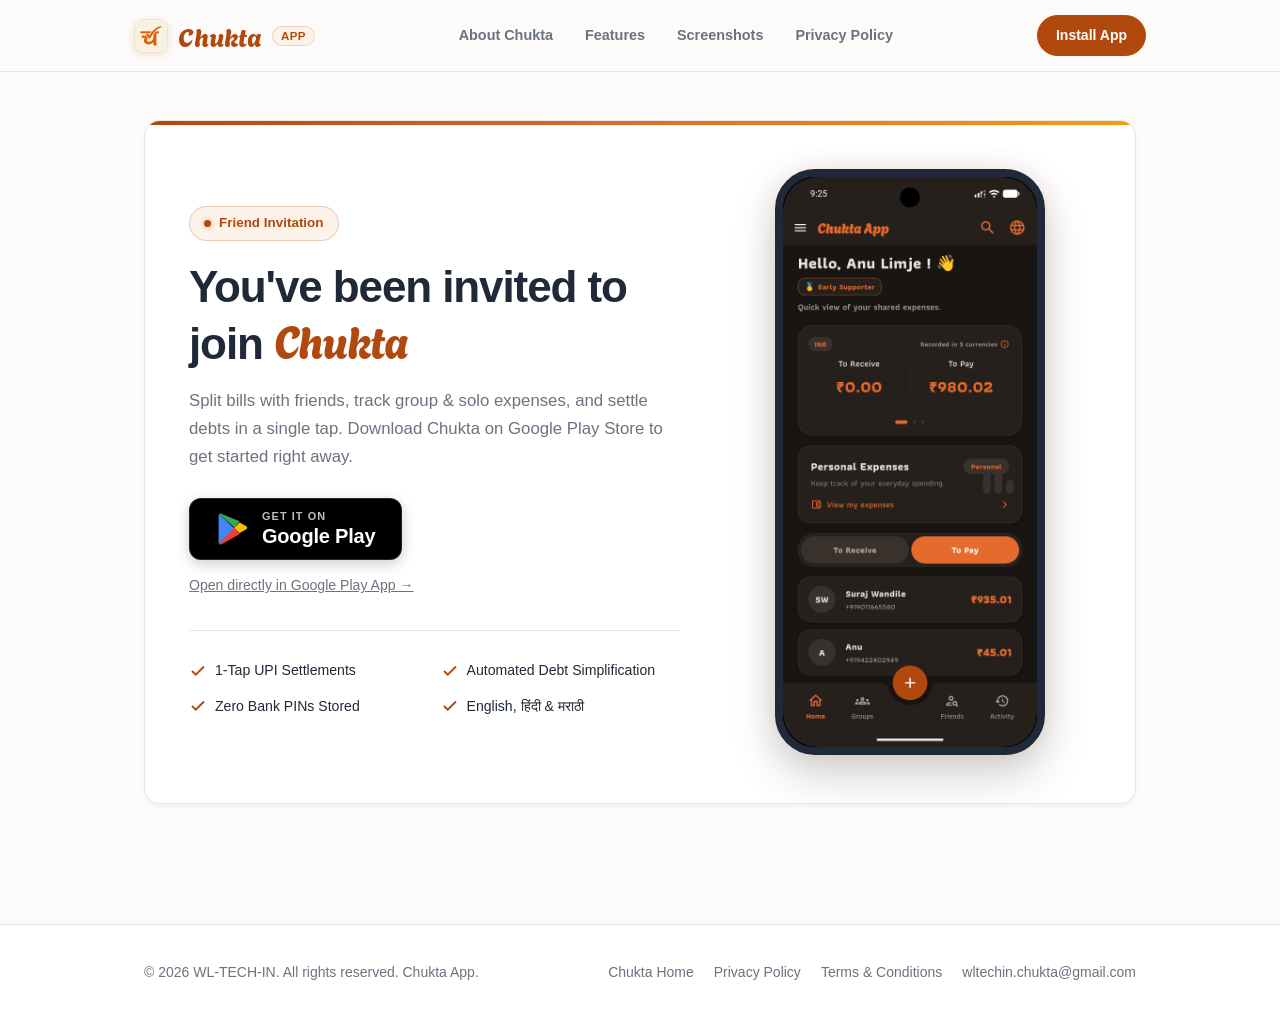
<file: chukta/invite/index.html>
<!DOCTYPE html>
<html lang="en">
<head>
  <meta charset="UTF-8">
  <meta name="viewport" content="width=device-width, initial-scale=1.0">
  <title>You're Invited to Chukta — Settle with Ease, Split with Friends</title>
  <meta name="description" content="You've been invited to join Chukta! Download the app from the Google Play Store to split group expenses, track shared bills, and settle balances in 1 tap.">
  <meta name="keywords" content="Chukta invite, Chukta app download, Google Play Chukta, bill split app, expense tracker, settle debts">
  <meta name="author" content="WL-TECH-IN">

  <!-- Open Graph / Social Media -->
  <meta property="og:type" content="website">
  <meta property="og:title" content="You've Been Invited to Join Chukta">
  <meta property="og:description" content="Split bills without stress. Settle in a tap. Download Chukta on Google Play Store.">
  <meta property="og:image" content="https://wltechin.github.io/assets/images/chukta_dark/home.png">
  <meta property="og:url" content="https://wltechin.github.io/chukta/invite/">

  <!-- Google Fonts: Agbalumo -->
  <link rel="preconnect" href="https://fonts.googleapis.com">
  <link rel="preconnect" href="https://fonts.gstatic.com" crossorigin>
  <link href="https://fonts.googleapis.com/css2?family=Agbalumo&display=swap" rel="stylesheet">

  <!-- Stylesheet -->
  <link rel="stylesheet" href="../../assets/css/chukta.css">
  <link rel="icon" type="image/svg+xml" href="data:image/svg+xml,<svg xmlns='http://www.w3.org/2000/svg' viewBox='0 0 32 32'><rect width='32' height='32' rx='8' fill='%23B1480D'/><path d='M9 16l4 4 10-10' stroke='white' stroke-width='3' fill='none' stroke-linecap='round' stroke-linejoin='round'/></svg>">

  <script>
    // Clean URL normalizer: ensure URL stays clean as /chukta/invite
    if (window.location.pathname.endsWith('/chukta/invite/') || window.location.pathname.endsWith('/chukta/invite/index.html')) {
      const cleanPath = window.location.pathname.replace(/\/index\.html$/, '').replace(/\/+$/, '');
      window.history.replaceState(null, '', cleanPath + window.location.search + window.location.hash);
    }
  </script>
</head>
<body class="invite-page-body">

  <!-- Header -->
  <header id="siteHeader">
    <div class="header-container">
      <a href="../index.html" class="brand">
        <img src="../../assets/images/chukta_logo.png" onerror="this.onerror=null; this.src='../assets/images/chukta_logo.png';" alt="Chukta Logo" class="brand-logo-icon">
        <span class="chukta-label">Chukta</span>
        <span class="brand-badge">App</span>
      </a>

      <nav class="nav-menu" id="navMenu">
        <a href="../index.html" class="nav-link">About Chukta</a>
        <a href="../index.html#features" class="nav-link">Features</a>
        <a href="../index.html#screens" class="nav-link">Screenshots</a>
        <div class="nav-divider"></div>
        <a href="../privacy-policy.html" class="nav-link nav-link-muted">Privacy Policy</a>
        <div class="nav-drawer-cta">
          <a href="https://play.google.com/store/apps/details?id=com.wltechin.chuktaapp" target="_blank" rel="noopener noreferrer" class="btn btn-primary btn-pill">
            Install App &rarr;
          </a>
        </div>
      </nav>

      <div class="nav-actions">
        <a href="https://play.google.com/store/apps/details?id=com.wltechin.chuktaapp" target="_blank" rel="noopener noreferrer" class="btn btn-primary btn-pill">
          Install App
        </a>
        <button class="mobile-toggle" id="mobileToggle" aria-label="Toggle navigation menu" aria-expanded="false">
          <span class="hamburger-bar"></span>
          <span class="hamburger-bar"></span>
          <span class="hamburger-bar"></span>
        </button>
      </div>
    </div>
  </header>
  <div class="nav-backdrop" id="navBackdrop"></div>

  <!-- Invitation Main Hero -->
  <main class="invite-main">
    <div class="container">
      <div class="invite-card">
        <!-- Left Content -->
        <div class="invite-content">
          <div class="invite-pill" id="invitePill">
            <span class="invite-pill-dot"></span>
            <span id="inviteTag">Friend Invitation</span>
          </div>

          <h1 class="invite-title" id="inviteTitle">
            You've been invited to join <span class="chukta-label invite-highlight">Chukta</span>
          </h1>

          <p class="invite-subtitle" id="inviteSubtitle">
            Split bills with friends, track group & solo expenses, and settle debts in a single tap. Download Chukta on Google Play Store to get started right away.
          </p>

          <!-- Dynamic Invite Code Box (if present in URL) -->
          <div class="invite-code-box" id="inviteCodeBox">
            <span class="invite-code-label">Invite Code:</span>
            <span class="invite-code-val" id="inviteCodeVal"></span>
            <button type="button" class="invite-copy-btn" id="copyCodeBtn">Copy Code</button>
          </div>

          <!-- Download CTAs -->
          <div class="invite-actions">
            <a href="https://play.google.com/store/apps/details?id=com.wltechin.chuktaapp" target="_blank" rel="noopener noreferrer" class="playstore-btn" id="playstoreBtn">
              <svg class="playstore-icon" viewBox="0 0 512 512" aria-hidden="true">
                <path fill="#4285F4" d="M48.7 15.6C44.3 20.3 41.7 27.5 41.7 36.8v438.4c0 9.3 2.6 16.5 7 21.2l1.2 1.2 245.5-245.5v-5.8L50 14.4l-1.3 1.2z"/>
                <path fill="#FBBC04" d="M377.3 322.2l-83-83v-5.8l83-83 1.9 1.1 98.4 55.9c28.1 16 28.1 42.1 0 58.1l-98.4 55.9-1.9 1.1-.1-.3z"/>
                <path fill="#EA4335" d="M296.2 236.4L50 497.6c9.3 9.9 24.6 11.1 41.8 1.4l287.4-163.3-83-99.3z"/>
                <path fill="#34A853" d="M296.2 230.6l83-99.3L91.8 14.4C74.6 4.7 59.3 5.9 50 15.8l246.2 214.8z"/>
              </svg>
              <div class="playstore-text">
                <span class="playstore-sub">GET IT ON</span>
                <span class="playstore-title">Google Play</span>
              </div>
            </a>
            <div>
              <a href="market://details?id=com.wltechin.chuktaapp" class="invite-app-open-link">
                Open directly in Google Play App &rarr;
              </a>
            </div>
          </div>

          <!-- Quick Feature Highlights -->
          <div class="invite-perks">
            <div class="invite-perk-item">
              <svg viewBox="0 0 24 24" fill="none" stroke="currentColor" stroke-width="2.5"><polyline points="20 6 9 17 4 12"></polyline></svg>
              <span>1-Tap UPI Settlements</span>
            </div>
            <div class="invite-perk-item">
              <svg viewBox="0 0 24 24" fill="none" stroke="currentColor" stroke-width="2.5"><polyline points="20 6 9 17 4 12"></polyline></svg>
              <span>Automated Debt Simplification</span>
            </div>
            <div class="invite-perk-item">
              <svg viewBox="0 0 24 24" fill="none" stroke="currentColor" stroke-width="2.5"><polyline points="20 6 9 17 4 12"></polyline></svg>
              <span>Zero Bank PINs Stored</span>
            </div>
            <div class="invite-perk-item">
              <svg viewBox="0 0 24 24" fill="none" stroke="currentColor" stroke-width="2.5"><polyline points="20 6 9 17 4 12"></polyline></svg>
              <span>English, हिंदी & मराठी</span>
            </div>
          </div>
        </div>

        <!-- Right Visual: Phone Frame -->
        <div class="invite-visual">
          <div class="invite-phone-frame">
            <img src="../../assets/images/chukta_dark/home.png"
                 onerror="this.onerror=null; this.src='../assets/images/home.png';"
                 alt="Chukta App Interface Preview"
                 class="invite-phone-img">
          </div>
        </div>
      </div>
    </div>
  </main>

  <!-- Footer -->
  <footer>
    <div class="container">
      <div class="footer-inner">
        <div>
          &copy; 2026 WL-TECH-IN. All rights reserved. Chukta App.
        </div>
        <div class="footer-links">
          <a href="../index.html">Chukta Home</a>
          <a href="../privacy-policy.html">Privacy Policy</a>
          <a href="../terms-and-conditions.html">Terms & Conditions</a>
          <a href="mailto:wltechin.chukta@gmail.com">wltechin.chukta@gmail.com</a>
        </div>
      </div>
    </div>
  </footer>

  <!-- Script for Dynamic URL Invite Personalization -->
  <script>
    (function() {
      try {
        const params = new URLSearchParams(window.location.search);
        const inviter = params.get('by') || params.get('name') || params.get('user') || params.get('inviter');
        const group = params.get('group') || params.get('team');
        const code = params.get('code') || params.get('ref') || params.get('invite_code');

        const titleEl = document.getElementById('inviteTitle');
        const tagEl = document.getElementById('inviteTag');
        const subEl = document.getElementById('inviteSubtitle');
        const codeBox = document.getElementById('inviteCodeBox');
        const codeVal = document.getElementById('inviteCodeVal');
        const copyBtn = document.getElementById('copyCodeBtn');

        if (group && inviter) {
          tagEl.textContent = 'Group Invitation';
          titleEl.innerHTML = '<span class="invite-highlight">' + escapeHtml(inviter) + '</span> invited you to join <span class="invite-highlight">' + escapeHtml(group) + '</span> on <span class="chukta-label invite-highlight">Chukta</span>';
          subEl.textContent = 'Join the ' + group + ' group to effortlessly track shared expenses, split bills, and settle balances in a single tap.';
        } else if (group) {
          tagEl.textContent = 'Group Invitation';
          titleEl.innerHTML = 'You\'ve been invited to join <span class="invite-highlight">' + escapeHtml(group) + '</span> on <span class="chukta-label invite-highlight">Chukta</span>';
          subEl.textContent = 'Join the ' + group + ' group to effortlessly track shared expenses, split bills, and settle balances in a single tap.';
        } else if (inviter) {
          tagEl.textContent = 'Personal Invitation';
          titleEl.innerHTML = '<span class="invite-highlight">' + escapeHtml(inviter) + '</span> invited you to join <span class="chukta-label invite-highlight">Chukta</span>';
          subEl.textContent = inviter + ' is using Chukta to split expenses easily. Install the app now to start sharing and settling balances with zero stress.';
        }

        if (code && codeBox && codeVal) {
          codeBox.style.display = 'flex';
          codeVal.textContent = code;
          if (copyBtn) {
            copyBtn.addEventListener('click', function() {
              navigator.clipboard.writeText(code).then(function() {
                copyBtn.textContent = 'Copied!';
                setTimeout(function() { copyBtn.textContent = 'Copy Code'; }, 2500);
              }).catch(function() {
                // Fallback
                copyBtn.textContent = 'Selected';
              });
            });
          }
        }

        function escapeHtml(str) {
          return String(str)
            .replace(/&/g, '&amp;')
            .replace(/</g, '&lt;')
            .replace(/>/g, '&gt;')
            .replace(/"/g, '&quot;')
            .replace(/'/g, '&#039;');
        }
      } catch (e) {
        console.error('Error personalizing invite page:', e);
      }
    })();
  </script>
  <!-- Scripts -->
  <script src="../../assets/js/chukta.js"></script>
</body>
</html>
</file>
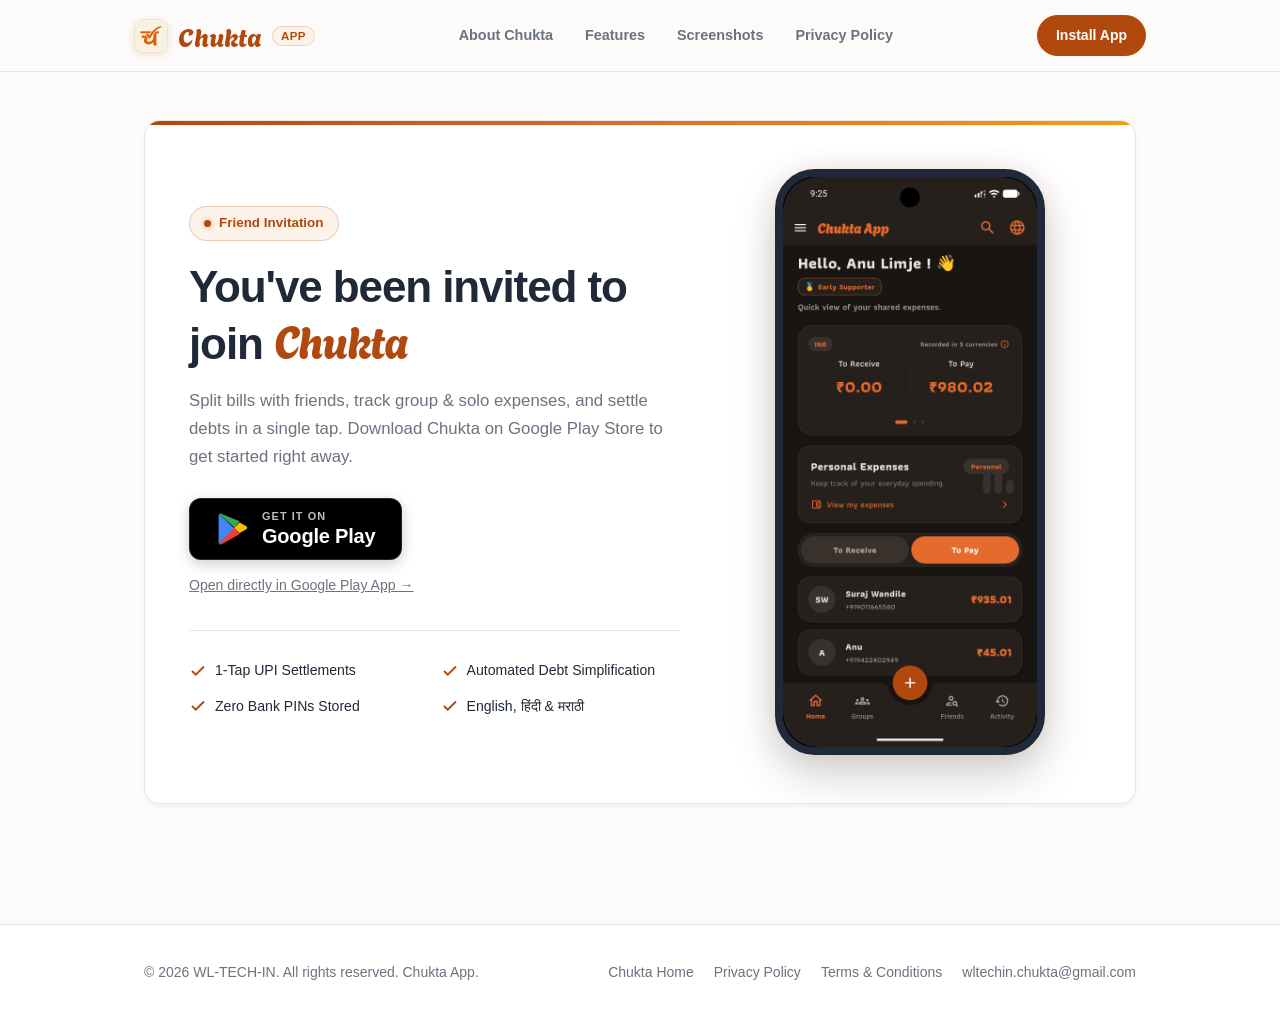
<file: invite.html>
<!DOCTYPE html>
<html lang="en">
<head>
  <meta charset="UTF-8">
  <meta http-equiv="refresh" content="0; url=chukta/invite">
  <title>Redirecting to Chukta Invite...</title>
  <script>
    // Immediate redirect preserving query string (e.g. ?by=... or ?code=...) and hash
    window.location.replace('chukta/invite' + window.location.search + window.location.hash);
  </script>
</head>
<body style="font-family: -apple-system, BlinkMacSystemFont, 'Segoe UI', Roboto, sans-serif; padding: 40px; text-align: center; color: #1F2937; background: #FDFBF9;">
  <p>Redirecting to <a href="chukta/invite" style="color: #B1480D; font-weight: 600;">Chukta Invite</a>...</p>
</body>
</html>
</file>
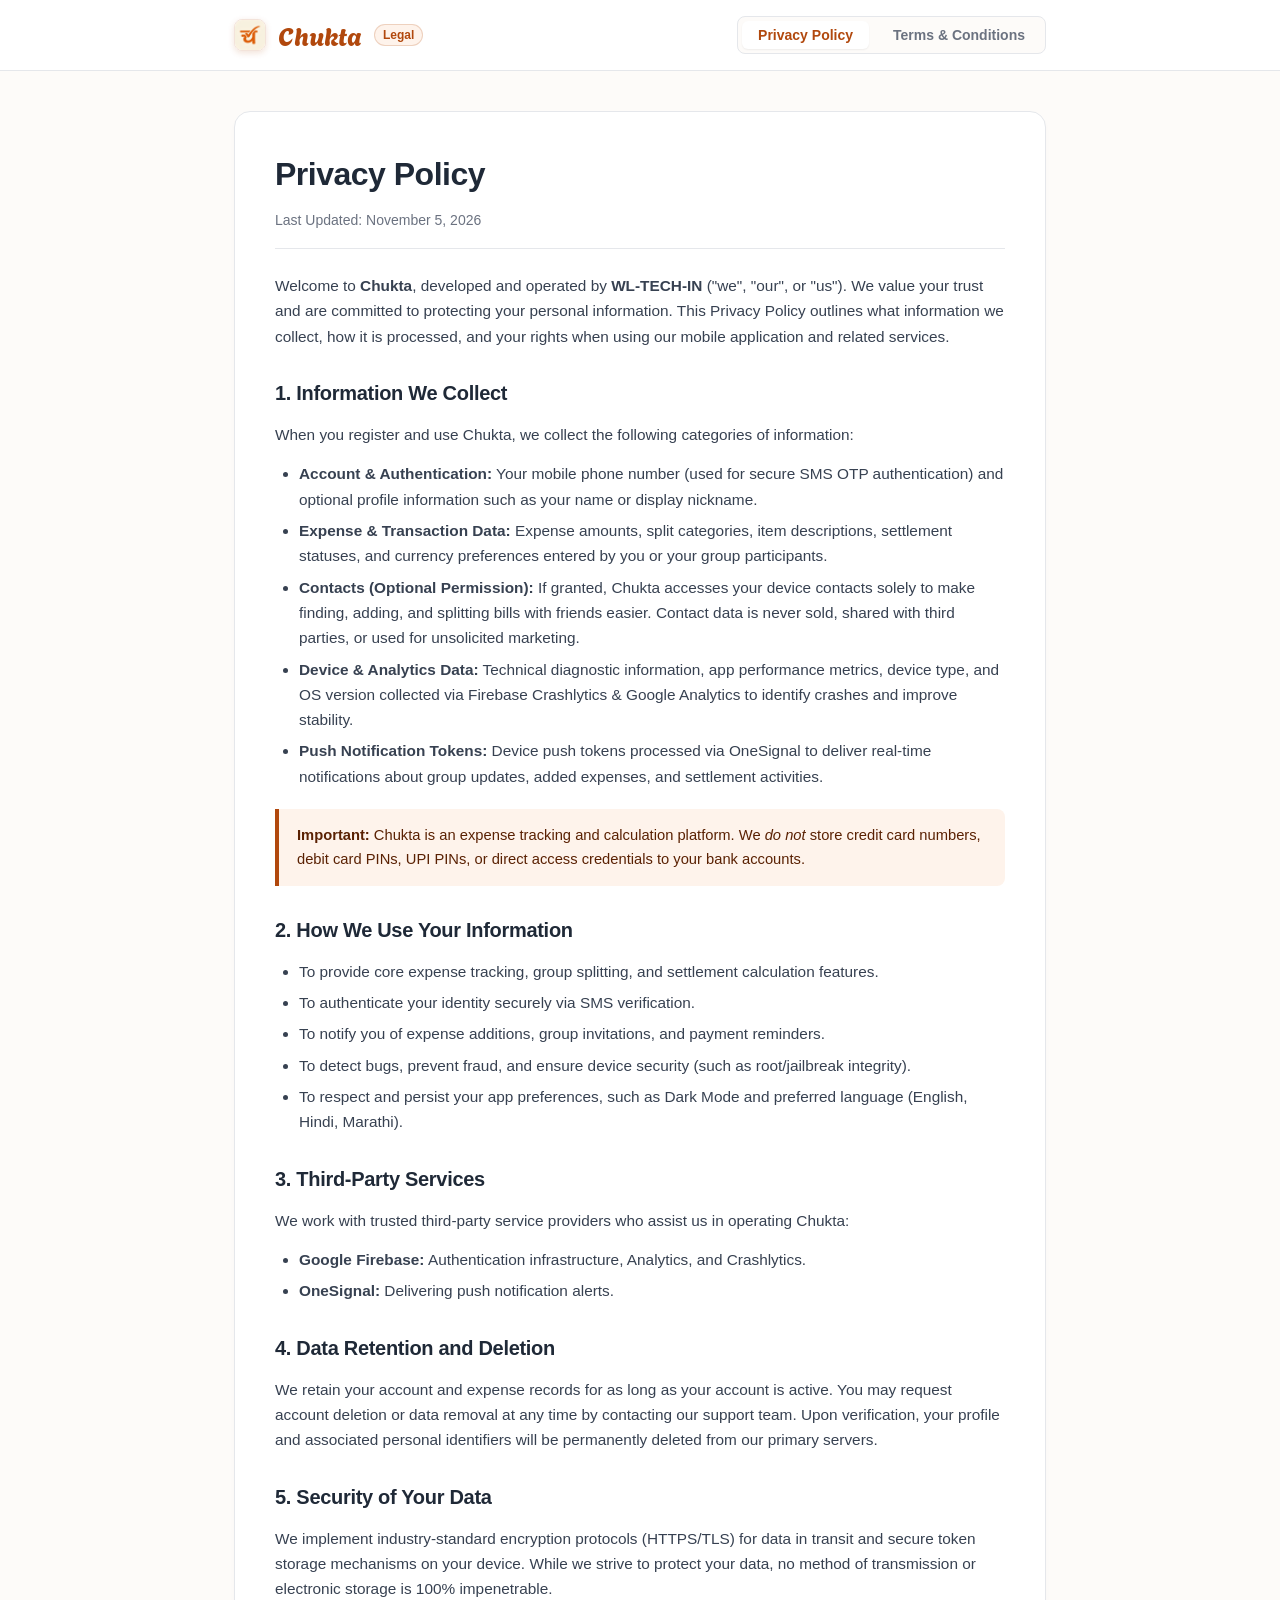
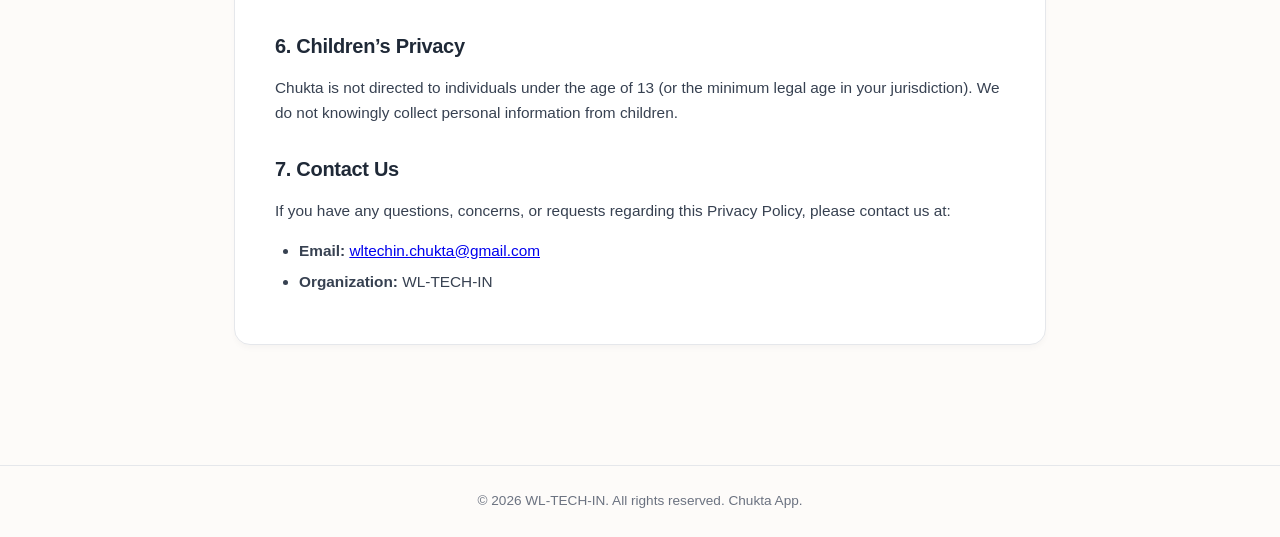
<file: privacy-policy.html>
<!DOCTYPE html>
<html lang="en">
<head>
  <meta charset="UTF-8">
  <meta http-equiv="refresh" content="0; url=chukta/privacy-policy.html">
  <title>Redirecting to Chukta Privacy Policy...</title>
  <script>
    // Immediate client-side redirect preserving hash if present
    window.location.replace('chukta/privacy-policy.html' + window.location.hash);
  </script>
</head>
<body style="font-family: -apple-system, BlinkMacSystemFont, 'Segoe UI', Roboto, sans-serif; padding: 40px; text-align: center; color: #1F2937; background: #FDFBF9;">
  <p>Redirecting to <a href="chukta/privacy-policy.html" style="color: #B1480D; font-weight: 600;">Chukta Privacy Policy</a>...</p>
</body>
</html>
</file>
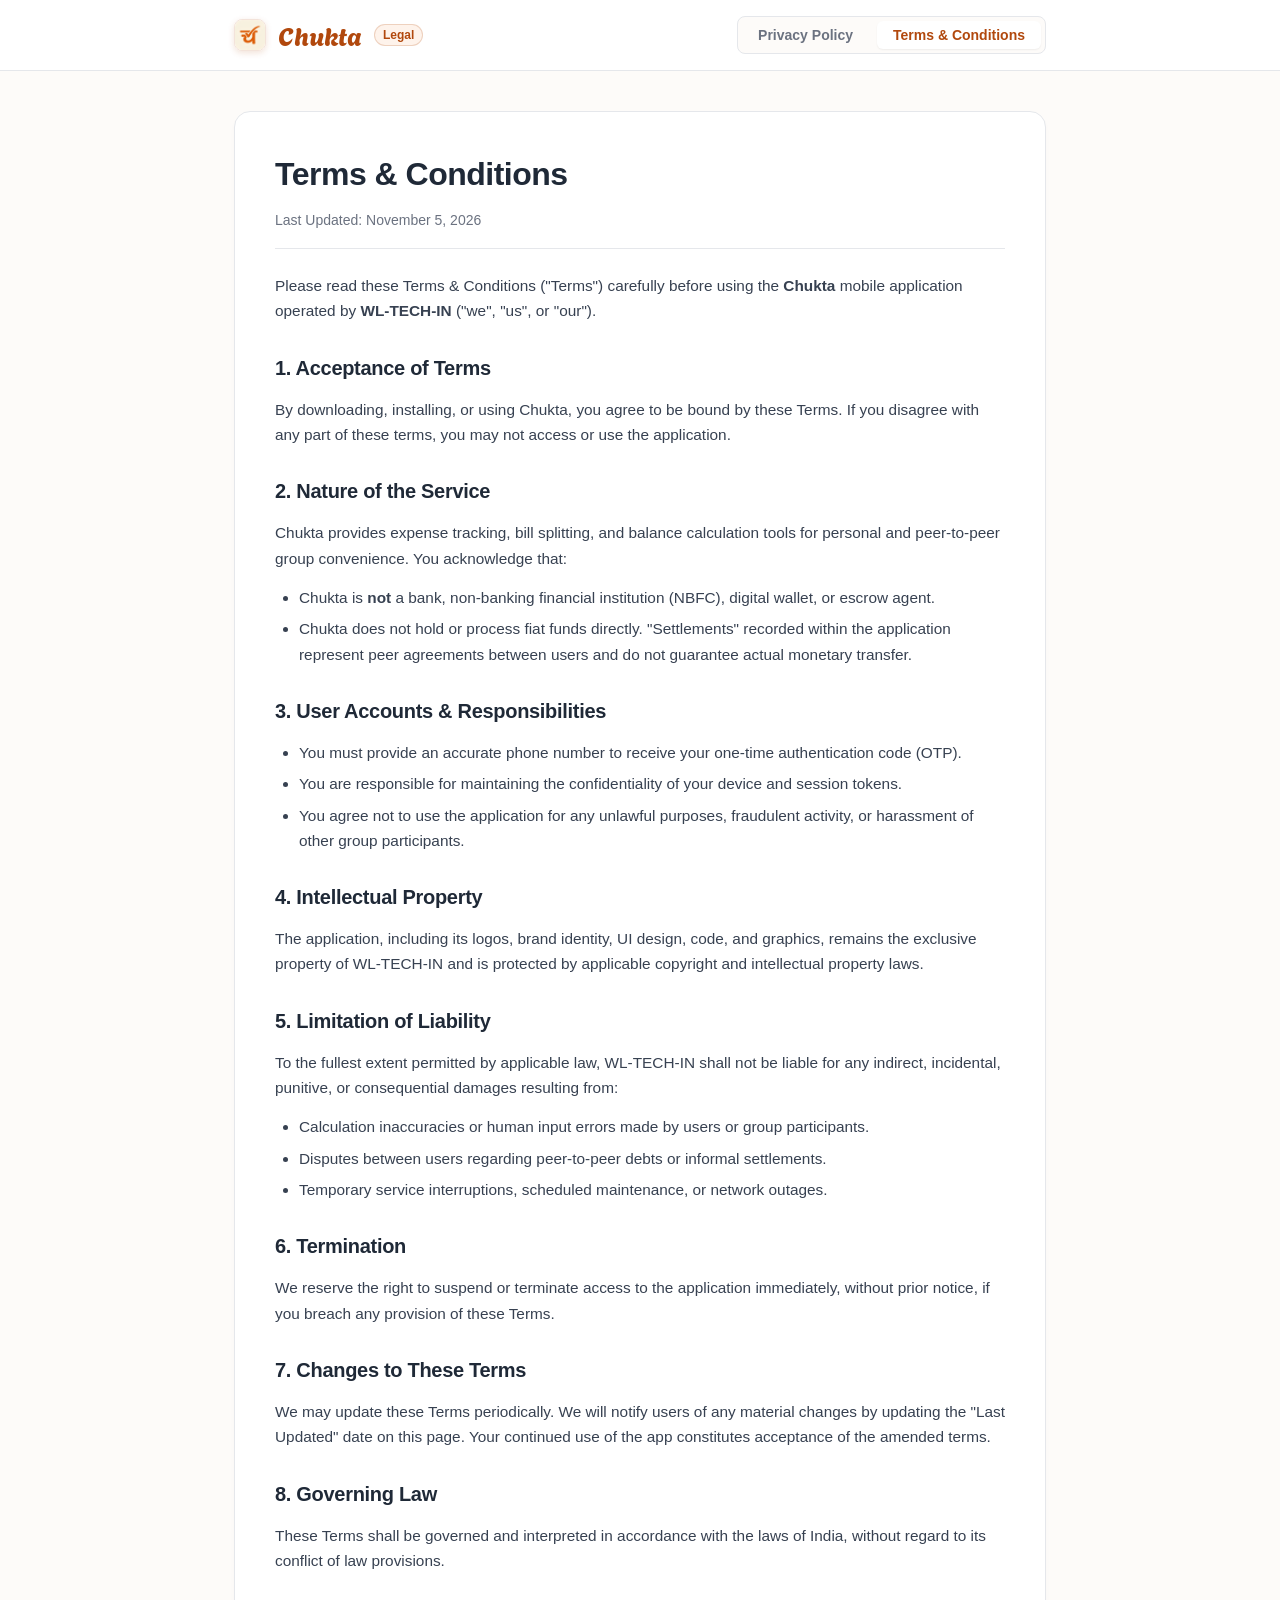
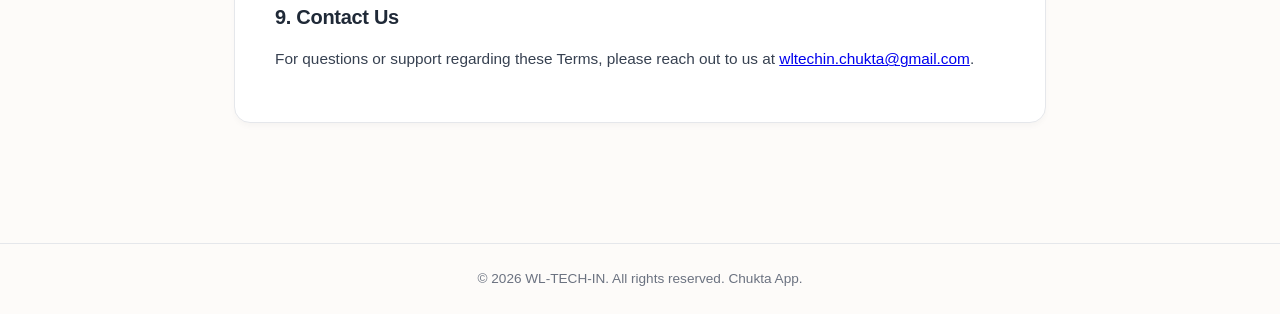
<file: terms-and-conditions.html>
<!DOCTYPE html>
<html lang="en">
<head>
  <meta charset="UTF-8">
  <meta http-equiv="refresh" content="0; url=chukta/terms-and-conditions.html">
  <title>Redirecting to Chukta Terms & Conditions...</title>
  <script>
    // Immediate client-side redirect preserving hash if present
    window.location.replace('chukta/terms-and-conditions.html' + window.location.hash);
  </script>
</head>
<body style="font-family: -apple-system, BlinkMacSystemFont, 'Segoe UI', Roboto, sans-serif; padding: 40px; text-align: center; color: #1F2937; background: #FDFBF9;">
  <p>Redirecting to <a href="chukta/terms-and-conditions.html" style="color: #B1480D; font-weight: 600;">Chukta Terms & Conditions</a>...</p>
</body>
</html>
</file>
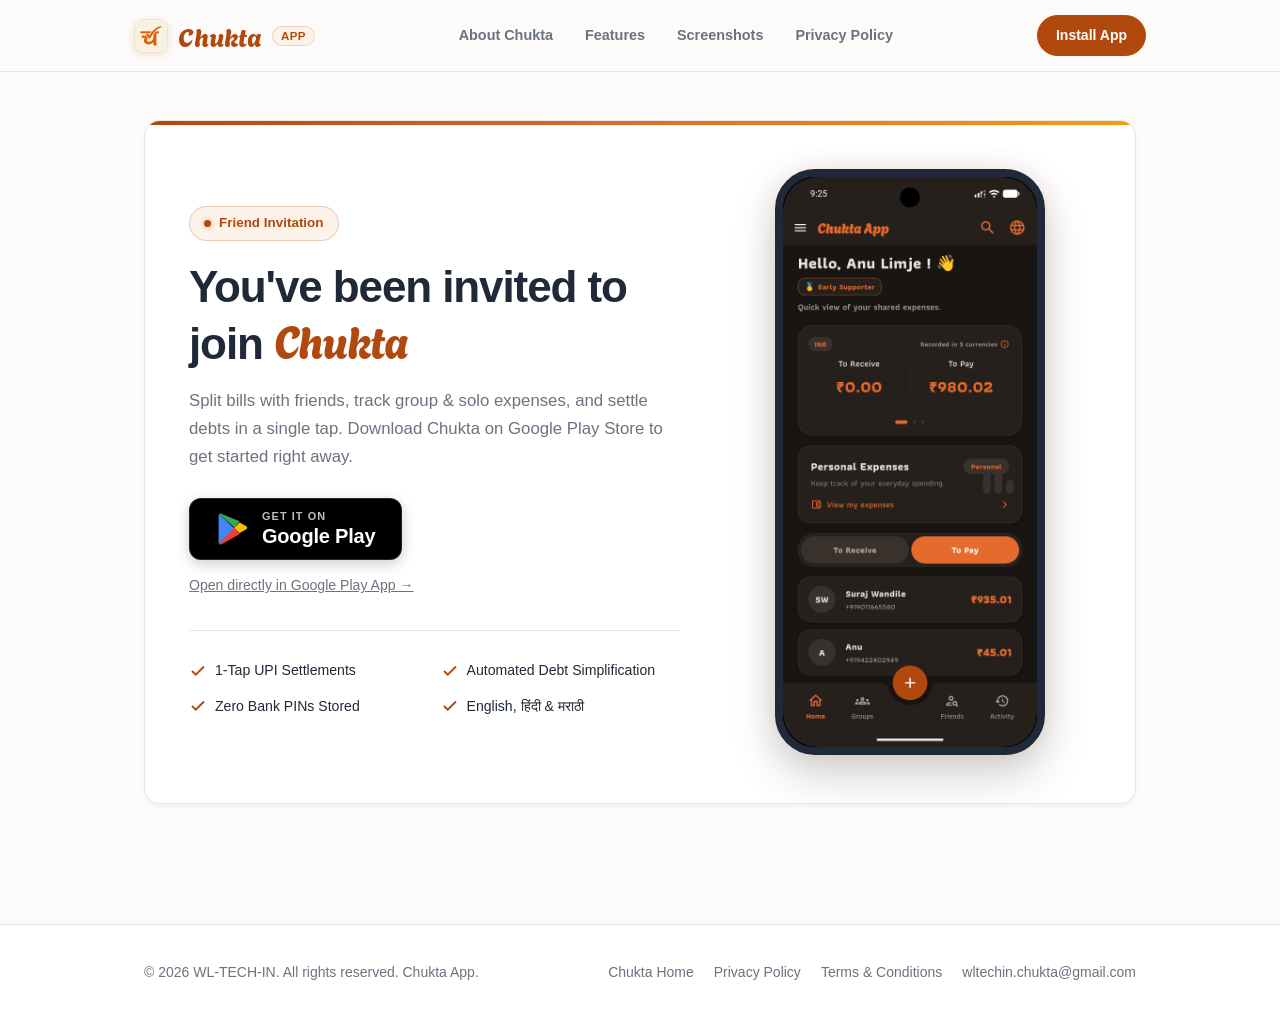
<file: chukta/invite.html>
<!DOCTYPE html>
<html lang="en">
<head>
  <meta charset="UTF-8">
  <meta name="viewport" content="width=device-width, initial-scale=1.0">
  <title>You're Invited to Chukta — Settle with Ease, Split with Friends</title>
  <meta name="description" content="You've been invited to join Chukta! Download the app from the Google Play Store to split group expenses, track shared bills, and settle balances in 1 tap.">
  <meta name="keywords" content="Chukta invite, Chukta app download, Google Play Chukta, bill split app, expense tracker, settle debts">
  <meta name="author" content="WL-TECH-IN">

  <!-- Open Graph / Social Media -->
  <meta property="og:type" content="website">
  <meta property="og:title" content="You've Been Invited to Join Chukta">
  <meta property="og:description" content="Split bills without stress. Settle in a tap. Download Chukta on Google Play Store.">
  <meta property="og:image" content="https://wltechin.github.io/assets/images/chukta_dark/home.png">
  <meta property="og:url" content="https://wltechin.github.io/chukta/invite">

  <!-- Google Fonts: Agbalumo -->
  <link rel="preconnect" href="https://fonts.googleapis.com">
  <link rel="preconnect" href="https://fonts.gstatic.com" crossorigin>
  <link href="https://fonts.googleapis.com/css2?family=Agbalumo&display=swap" rel="stylesheet">

  <!-- Stylesheet -->
  <link rel="stylesheet" href="../assets/css/chukta.css">
  <link rel="icon" type="image/svg+xml" href="data:image/svg+xml,<svg xmlns='http://www.w3.org/2000/svg' viewBox='0 0 32 32'><rect width='32' height='32' rx='8' fill='%23B1480D'/><path d='M9 16l4 4 10-10' stroke='white' stroke-width='3' fill='none' stroke-linecap='round' stroke-linejoin='round'/></svg>">
</head>
<body class="invite-page-body">

  <!-- Header -->
  <header id="siteHeader">
    <div class="header-container">
      <a href="index.html" class="brand">
        <img src="../assets/images/chukta_logo.png" onerror="this.onerror=null; this.src='assets/images/chukta_logo.png';" alt="Chukta Logo" class="brand-logo-icon">
        <span class="chukta-label">Chukta</span>
        <span class="brand-badge">App</span>
      </a>

      <nav class="nav-menu" id="navMenu">
        <a href="index.html" class="nav-link">About Chukta</a>
        <a href="index.html#features" class="nav-link">Features</a>
        <a href="index.html#screens" class="nav-link">Screenshots</a>
        <div class="nav-divider"></div>
        <a href="privacy-policy.html" class="nav-link nav-link-muted">Privacy Policy</a>
        <div class="nav-drawer-cta">
          <a href="https://play.google.com/store/apps/details?id=com.wltechin.chuktaapp" target="_blank" rel="noopener noreferrer" class="btn btn-primary btn-pill">
            Install App &rarr;
          </a>
        </div>
      </nav>

      <div class="nav-actions">
        <a href="https://play.google.com/store/apps/details?id=com.wltechin.chuktaapp" target="_blank" rel="noopener noreferrer" class="btn btn-primary btn-pill">
          Install App
        </a>
        <button class="mobile-toggle" id="mobileToggle" aria-label="Toggle navigation menu" aria-expanded="false">
          <span class="hamburger-bar"></span>
          <span class="hamburger-bar"></span>
          <span class="hamburger-bar"></span>
        </button>
      </div>
    </div>
  </header>
  <div class="nav-backdrop" id="navBackdrop"></div>

  <!-- Invitation Main Hero -->
  <main class="invite-main">
    <div class="container">
      <div class="invite-card">
        <!-- Left Content -->
        <div class="invite-content">
          <div class="invite-pill" id="invitePill">
            <span class="invite-pill-dot"></span>
            <span id="inviteTag">Friend Invitation</span>
          </div>

          <h1 class="invite-title" id="inviteTitle">
            You've been invited to join <span class="chukta-label invite-highlight">Chukta</span>
          </h1>

          <p class="invite-subtitle" id="inviteSubtitle">
            Split bills with friends, track group & solo expenses, and settle debts in a single tap. Download Chukta on Google Play Store to get started right away.
          </p>

          <!-- Dynamic Invite Code Box (if present in URL) -->
          <div class="invite-code-box" id="inviteCodeBox">
            <span class="invite-code-label">Invite Code:</span>
            <span class="invite-code-val" id="inviteCodeVal"></span>
            <button type="button" class="invite-copy-btn" id="copyCodeBtn">Copy Code</button>
          </div>

          <!-- Download CTAs -->
          <div class="invite-actions">
            <a href="https://play.google.com/store/apps/details?id=com.wltechin.chuktaapp" target="_blank" rel="noopener noreferrer" class="playstore-btn" id="playstoreBtn">
              <svg class="playstore-icon" viewBox="0 0 512 512" aria-hidden="true">
                <path fill="#4285F4" d="M48.7 15.6C44.3 20.3 41.7 27.5 41.7 36.8v438.4c0 9.3 2.6 16.5 7 21.2l1.2 1.2 245.5-245.5v-5.8L50 14.4l-1.3 1.2z"/>
                <path fill="#FBBC04" d="M377.3 322.2l-83-83v-5.8l83-83 1.9 1.1 98.4 55.9c28.1 16 28.1 42.1 0 58.1l-98.4 55.9-1.9 1.1-.1-.3z"/>
                <path fill="#EA4335" d="M296.2 236.4L50 497.6c9.3 9.9 24.6 11.1 41.8 1.4l287.4-163.3-83-99.3z"/>
                <path fill="#34A853" d="M296.2 230.6l83-99.3L91.8 14.4C74.6 4.7 59.3 5.9 50 15.8l246.2 214.8z"/>
              </svg>
              <div class="playstore-text">
                <span class="playstore-sub">GET IT ON</span>
                <span class="playstore-title">Google Play</span>
              </div>
            </a>
            <div>
              <a href="market://details?id=com.wltechin.chuktaapp" class="invite-app-open-link">
                Open directly in Google Play App &rarr;
              </a>
            </div>
          </div>

          <!-- Quick Feature Highlights -->
          <div class="invite-perks">
            <div class="invite-perk-item">
              <svg viewBox="0 0 24 24" fill="none" stroke="currentColor" stroke-width="2.5"><polyline points="20 6 9 17 4 12"></polyline></svg>
              <span>1-Tap UPI Settlements</span>
            </div>
            <div class="invite-perk-item">
              <svg viewBox="0 0 24 24" fill="none" stroke="currentColor" stroke-width="2.5"><polyline points="20 6 9 17 4 12"></polyline></svg>
              <span>Automated Debt Simplification</span>
            </div>
            <div class="invite-perk-item">
              <svg viewBox="0 0 24 24" fill="none" stroke="currentColor" stroke-width="2.5"><polyline points="20 6 9 17 4 12"></polyline></svg>
              <span>Zero Bank PINs Stored</span>
            </div>
            <div class="invite-perk-item">
              <svg viewBox="0 0 24 24" fill="none" stroke="currentColor" stroke-width="2.5"><polyline points="20 6 9 17 4 12"></polyline></svg>
              <span>English, हिंदी & मराठी</span>
            </div>
          </div>
        </div>

        <!-- Right Visual: Phone Frame -->
        <div class="invite-visual">
          <div class="invite-phone-frame">
            <img src="../assets/images/chukta_dark/home.png"
                 onerror="this.onerror=null; this.src='../assets/images/home.png';"
                 alt="Chukta App Interface Preview"
                 class="invite-phone-img">
          </div>
        </div>
      </div>
    </div>
  </main>

  <!-- Footer -->
  <footer>
    <div class="container">
      <div class="footer-inner">
        <div>
          &copy; 2026 WL-TECH-IN. All rights reserved. Chukta App.
        </div>
        <div class="footer-links">
          <a href="index.html">Chukta Home</a>
          <a href="privacy-policy.html">Privacy Policy</a>
          <a href="terms-and-conditions.html">Terms & Conditions</a>
          <a href="mailto:wltechin.chukta@gmail.com">wltechin.chukta@gmail.com</a>
        </div>
      </div>
    </div>
  </footer>

  <!-- Script for Dynamic URL Invite Personalization -->
  <script>
    (function() {
      try {
        const params = new URLSearchParams(window.location.search);
        const inviter = params.get('by') || params.get('name') || params.get('user') || params.get('inviter');
        const group = params.get('group') || params.get('team');
        const code = params.get('code') || params.get('ref') || params.get('invite_code');

        const titleEl = document.getElementById('inviteTitle');
        const tagEl = document.getElementById('inviteTag');
        const subEl = document.getElementById('inviteSubtitle');
        const codeBox = document.getElementById('inviteCodeBox');
        const codeVal = document.getElementById('inviteCodeVal');
        const copyBtn = document.getElementById('copyCodeBtn');

        if (group && inviter) {
          tagEl.textContent = 'Group Invitation';
          titleEl.innerHTML = '<span class="invite-highlight">' + escapeHtml(inviter) + '</span> invited you to join <span class="invite-highlight">' + escapeHtml(group) + '</span> on <span class="chukta-label invite-highlight">Chukta</span>';
          subEl.textContent = 'Join the ' + group + ' group to effortlessly track shared expenses, split bills, and settle balances in a single tap.';
        } else if (group) {
          tagEl.textContent = 'Group Invitation';
          titleEl.innerHTML = 'You\'ve been invited to join <span class="invite-highlight">' + escapeHtml(group) + '</span> on <span class="chukta-label invite-highlight">Chukta</span>';
          subEl.textContent = 'Join the ' + group + ' group to effortlessly track shared expenses, split bills, and settle balances in a single tap.';
        } else if (inviter) {
          tagEl.textContent = 'Personal Invitation';
          titleEl.innerHTML = '<span class="invite-highlight">' + escapeHtml(inviter) + '</span> invited you to join <span class="chukta-label invite-highlight">Chukta</span>';
          subEl.textContent = inviter + ' is using Chukta to split expenses easily. Install the app now to start sharing and settling balances with zero stress.';
        }

        if (code && codeBox && codeVal) {
          codeBox.style.display = 'flex';
          codeVal.textContent = code;
          if (copyBtn) {
            copyBtn.addEventListener('click', function() {
              navigator.clipboard.writeText(code).then(function() {
                copyBtn.textContent = 'Copied!';
                setTimeout(function() { copyBtn.textContent = 'Copy Code'; }, 2500);
              }).catch(function() {
                copyBtn.textContent = 'Selected';
              });
            });
          }
        }

        function escapeHtml(str) {
          return String(str)
            .replace(/&/g, '&amp;')
            .replace(/</g, '&lt;')
            .replace(/>/g, '&gt;')
            .replace(/"/g, '&quot;')
            .replace(/'/g, '&#039;');
        }
      } catch (e) {
        console.error('Error personalizing invite page:', e);
      }
    })();
  </script>
  <!-- Scripts -->
  <script src="../assets/js/chukta.js"></script>
</body>
</html>
</file>
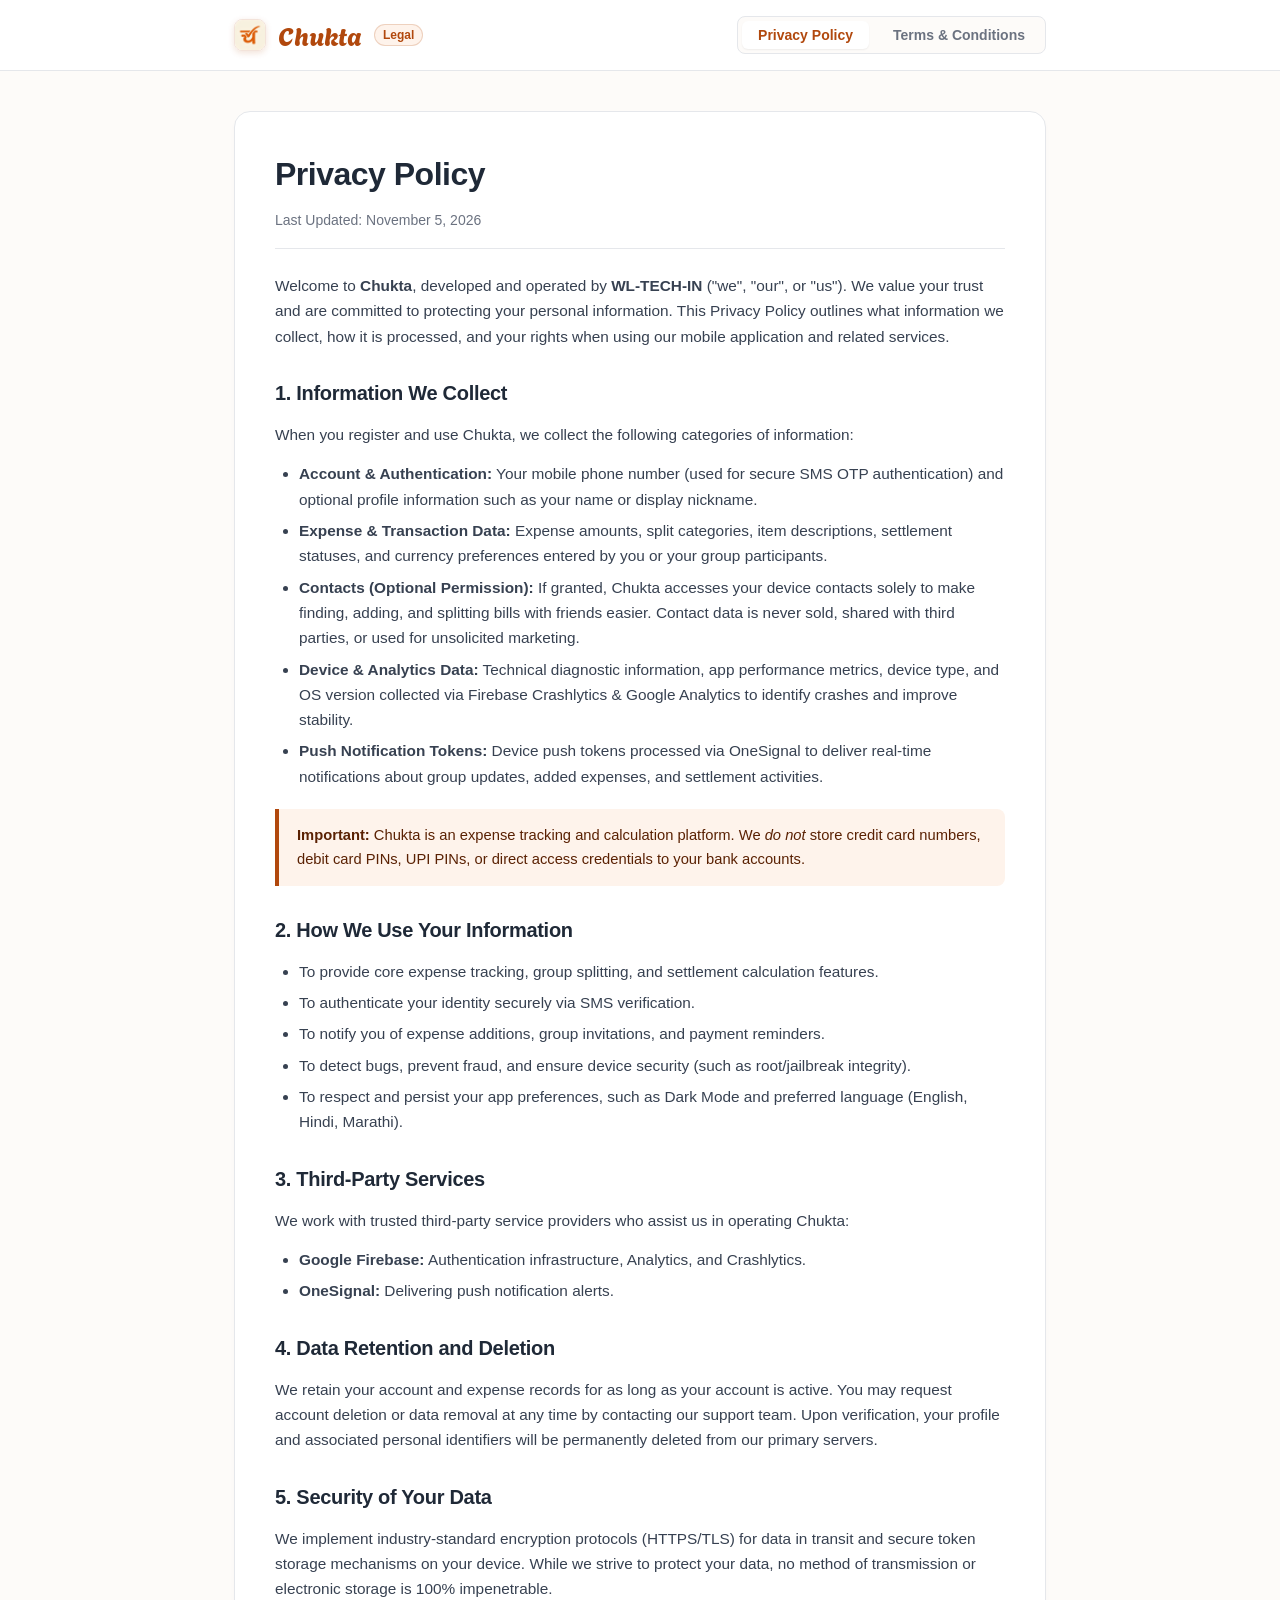
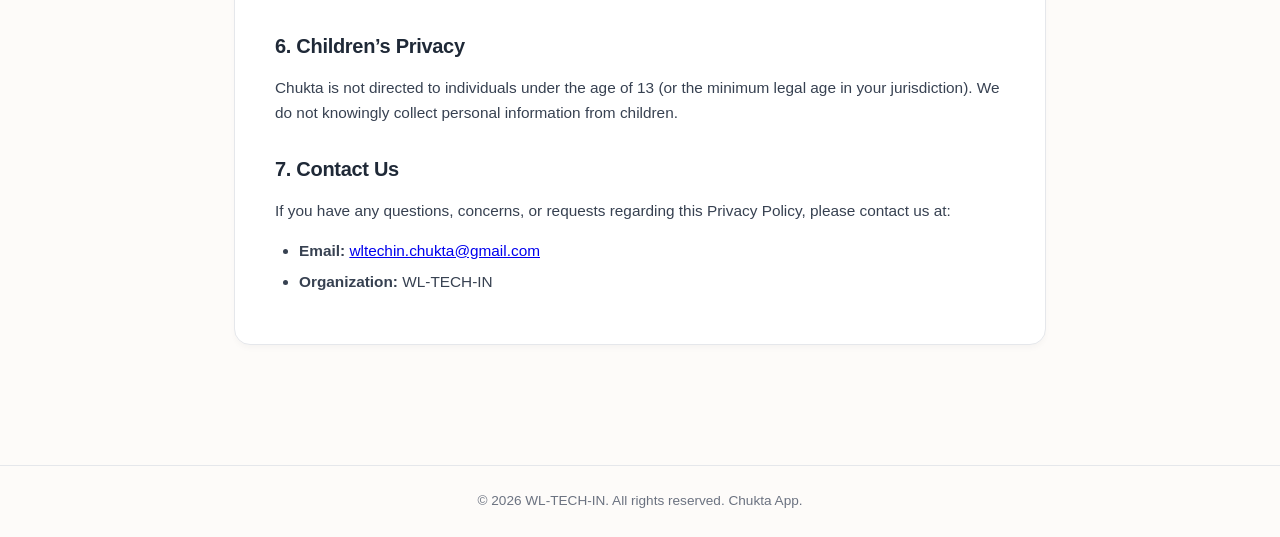
<file: chukta/privacy-policy.html>
<!DOCTYPE html>
<html lang="en">
<head>
  <meta charset="UTF-8">
  <meta name="viewport" content="width=device-width, initial-scale=1.0">
  <title>Chukta — Privacy Policy & Terms of Service</title>
  <!-- Google Fonts: Agbalumo -->
  <link rel="preconnect" href="https://fonts.googleapis.com">
  <link rel="preconnect" href="https://fonts.gstatic.com" crossorigin>
  <link href="https://fonts.googleapis.com/css2?family=Agbalumo&display=swap" rel="stylesheet">

  <style>
    :root {
      --primary: #B1480D;
      --primary-hover: #8A3408;
      --bg: #FDFBF9;
      --surface: #FFFFFF;
      --text-main: #1F2937;
      --text-muted: #6B7280;
      --border: #E5E7EB;
      --accent-bg: #FEF3EB;
    }

    * {
      box-sizing: border-box;
      margin: 0;
      padding: 0;
    }

    body {
      font-family: -apple-system, BlinkMacSystemFont, "Segoe UI", Roboto, Helvetica, Arial, sans-serif;
      line-height: 1.65;
      color: var(--text-main);
      background-color: var(--bg);
      padding: 0;
    }

    header {
      background: var(--surface);
      border-bottom: 1px solid var(--border);
      position: sticky;
      top: 0;
      z-index: 10;
    }

    .header-container {
      max-width: 860px;
      margin: 0 auto;
      padding: 16px 24px;
      display: flex;
      align-items: center;
      justify-content: space-between;
    }

    .brand {
      display: flex;
      align-items: center;
      gap: 12px;
      text-decoration: none;
      color: var(--primary);
      font-family: 'Agbalumo', cursive, system-ui, sans-serif;
      font-size: 1.6rem;
      font-weight: 400;
      letter-spacing: 0;
      line-height: 1;
    }

    .brand-logo-icon {
      width: 32px;
      height: 32px;
      border-radius: 8px;
      object-fit: cover;
      display: block;
      box-shadow: 0 2px 6px rgba(177, 72, 13, 0.16);
      border: 1px solid rgba(177, 72, 13, 0.15);
      flex-shrink: 0;
    }

    .brand-badge {
      font-family: -apple-system, BlinkMacSystemFont, "Segoe UI", Roboto, Helvetica, Arial, sans-serif;
      background: var(--accent-bg);
      color: var(--primary);
      font-size: 0.75rem;
      font-weight: 600;
      padding: 3px 8px;
      border-radius: 999px;
      border: 1px solid rgba(177, 72, 13, 0.2);
      line-height: normal;
    }

    .chukta-label {
      font-family: 'Agbalumo', cursive, system-ui, sans-serif;
      font-weight: 400;
    }

    .tabs {
      display: flex;
      gap: 8px;
      background: var(--bg);
      padding: 4px;
      border-radius: 8px;
      border: 1px solid var(--border);
    }

    .tab-btn {
      padding: 6px 16px;
      font-size: 0.875rem;
      font-weight: 600;
      border-radius: 6px;
      border: none;
      background: transparent;
      color: var(--text-muted);
      cursor: pointer;
      transition: all 0.2s ease;
    }

    .tab-btn.active {
      background: var(--surface);
      color: var(--primary);
      box-shadow: 0 1px 2px rgba(0, 0, 0, 0.06);
    }

    main {
      max-width: 860px;
      margin: 40px auto;
      padding: 0 24px 80px;
    }

    .card {
      background: var(--surface);
      border: 1px solid var(--border);
      border-radius: 16px;
      padding: 36px 40px;
      box-shadow: 0 4px 6px -1px rgba(0, 0, 0, 0.03);
    }

    .meta {
      font-size: 0.875rem;
      color: var(--text-muted);
      margin-bottom: 24px;
      padding-bottom: 16px;
      border-bottom: 1px solid var(--border);
    }

    h1 {
      font-size: 2rem;
      color: var(--text-main);
      margin-bottom: 8px;
      letter-spacing: -0.5px;
    }

    h2 {
      font-size: 1.25rem;
      color: var(--text-main);
      margin: 28px 0 12px;
      letter-spacing: -0.3px;
    }

    h3 {
      font-size: 1.05rem;
      color: var(--text-main);
      margin: 16px 0 8px;
    }

    p, ul {
      margin-bottom: 14px;
      color: #374151;
      font-size: 0.96rem;
    }

    ul {
      padding-left: 24px;
    }

    li {
      margin-bottom: 6px;
    }

    .callout {
      background: var(--accent-bg);
      border-left: 4px solid var(--primary);
      padding: 14px 18px;
      border-radius: 0 8px 8px 0;
      margin: 20px 0;
      font-size: 0.92rem;
      color: #5A2103;
    }

    footer {
      text-align: center;
      padding: 24px;
      font-size: 0.85rem;
      color: var(--text-muted);
      border-top: 1px solid var(--border);
    }

    .hidden {
      display: none;
    }

    @media (max-width: 640px) {
      .header-container {
        flex-direction: column;
        gap: 16px;
        align-items: stretch;
      }
      .tabs {
        justify-content: center;
      }
      .card {
        padding: 24px 20px;
      }
      h1 {
        font-size: 1.6rem;
      }
    }
  </style>
</head>
<body>

  <header>
    <div class="header-container">
      <a href="index.html" class="brand">
        <img src="../assets/images/chukta_logo.png" onerror="this.onerror=null; this.src='assets/images/chukta_logo.png';" alt="Chukta Logo" class="brand-logo-icon">
        <span class="chukta-label">Chukta</span>
        <span class="brand-badge">Legal</span>
      </a>
      <div class="tabs">
        <button class="tab-btn active" id="btn-privacy" onclick="switchTab('privacy')">Privacy Policy</button>
        <button class="tab-btn" id="btn-terms" onclick="switchTab('terms')">Terms & Conditions</button>
      </div>
    </div>
  </header>

  <main>
    <!-- Privacy Policy Section -->
    <section id="section-privacy" class="card">
      <h1>Privacy Policy</h1>
      <div class="meta">Last Updated: November 5, 2026</div>

      <p>Welcome to <strong>Chukta</strong>, developed and operated by <strong>WL-TECH-IN</strong> ("we", "our", or "us"). We value your trust and are committed to protecting your personal information. This Privacy Policy outlines what information we collect, how it is processed, and your rights when using our mobile application and related services.</p>

      <h2>1. Information We Collect</h2>
      <p>When you register and use Chukta, we collect the following categories of information:</p>
      <ul>
        <li><strong>Account & Authentication:</strong> Your mobile phone number (used for secure SMS OTP authentication) and optional profile information such as your name or display nickname.</li>
        <li><strong>Expense & Transaction Data:</strong> Expense amounts, split categories, item descriptions, settlement statuses, and currency preferences entered by you or your group participants.</li>
        <li><strong>Contacts (Optional Permission):</strong> If granted, Chukta accesses your device contacts solely to make finding, adding, and splitting bills with friends easier. Contact data is never sold, shared with third parties, or used for unsolicited marketing.</li>
        <li><strong>Device & Analytics Data:</strong> Technical diagnostic information, app performance metrics, device type, and OS version collected via Firebase Crashlytics & Google Analytics to identify crashes and improve stability.</li>
        <li><strong>Push Notification Tokens:</strong> Device push tokens processed via OneSignal to deliver real-time notifications about group updates, added expenses, and settlement activities.</li>
      </ul>

      <div class="callout">
        <strong>Important:</strong> Chukta is an expense tracking and calculation platform. We <em>do not</em> store credit card numbers, debit card PINs, UPI PINs, or direct access credentials to your bank accounts.
      </div>

      <h2>2. How We Use Your Information</h2>
      <ul>
        <li>To provide core expense tracking, group splitting, and settlement calculation features.</li>
        <li>To authenticate your identity securely via SMS verification.</li>
        <li>To notify you of expense additions, group invitations, and payment reminders.</li>
        <li>To detect bugs, prevent fraud, and ensure device security (such as root/jailbreak integrity).</li>
        <li>To respect and persist your app preferences, such as Dark Mode and preferred language (English, Hindi, Marathi).</li>
      </ul>

      <h2>3. Third-Party Services</h2>
      <p>We work with trusted third-party service providers who assist us in operating Chukta:</p>
      <ul>
        <li><strong>Google Firebase:</strong> Authentication infrastructure, Analytics, and Crashlytics.</li>
        <li><strong>OneSignal:</strong> Delivering push notification alerts.</li>
      </ul>

      <h2>4. Data Retention and Deletion</h2>
      <p>We retain your account and expense records for as long as your account is active. You may request account deletion or data removal at any time by contacting our support team. Upon verification, your profile and associated personal identifiers will be permanently deleted from our primary servers.</p>

      <h2>5. Security of Your Data</h2>
      <p>We implement industry-standard encryption protocols (HTTPS/TLS) for data in transit and secure token storage mechanisms on your device. While we strive to protect your data, no method of transmission or electronic storage is 100% impenetrable.</p>

      <h2>6. Children’s Privacy</h2>
      <p>Chukta is not directed to individuals under the age of 13 (or the minimum legal age in your jurisdiction). We do not knowingly collect personal information from children.</p>

      <h2>7. Contact Us</h2>
      <p>If you have any questions, concerns, or requests regarding this Privacy Policy, please contact us at:</p>
      <ul>
        <li><strong>Email:</strong> <a href="mailto:wltechin.chukta@gmail.com">wltechin.chukta@gmail.com</a></li>
        <li><strong>Organization:</strong> WL-TECH-IN</li>
      </ul>
    </section>

    <!-- Terms & Conditions Section -->
    <section id="section-terms" class="card hidden">
      <h1>Terms & Conditions</h1>
      <div class="meta">Last Updated: November 5, 2026</div>

      <p>Please read these Terms & Conditions ("Terms") carefully before using the <strong>Chukta</strong> mobile application operated by <strong>WL-TECH-IN</strong> ("we", "us", or "our").</p>

      <h2>1. Acceptance of Terms</h2>
      <p>By downloading, installing, or using Chukta, you agree to be bound by these Terms. If you disagree with any part of these terms, you may not access or use the application.</p>

      <h2>2. Nature of the Service</h2>
      <p>Chukta provides expense tracking, bill splitting, and balance calculation tools for personal and peer-to-peer group convenience. You acknowledge that:</p>
      <ul>
        <li>Chukta is <strong>not</strong> a bank, non-banking financial institution (NBFC), digital wallet, or escrow agent.</li>
        <li>Chukta does not hold or process fiat funds directly. "Settlements" recorded within the application represent peer agreements between users and do not guarantee actual monetary transfer.</li>
      </ul>

      <h2>3. User Accounts & Responsibilities</h2>
      <ul>
        <li>You must provide an accurate phone number to receive your one-time authentication code (OTP).</li>
        <li>You are responsible for maintaining the confidentiality of your device and session tokens.</li>
        <li>You agree not to use the application for any unlawful purposes, fraudulent activity, or harassment of other group participants.</li>
      </ul>

      <h2>4. Intellectual Property</h2>
      <p>The application, including its logos, brand identity, UI design, code, and graphics, remains the exclusive property of WL-TECH-IN and is protected by applicable copyright and intellectual property laws.</p>

      <h2>5. Limitation of Liability</h2>
      <p>To the fullest extent permitted by applicable law, WL-TECH-IN shall not be liable for any indirect, incidental, punitive, or consequential damages resulting from:</p>
      <ul>
        <li>Calculation inaccuracies or human input errors made by users or group participants.</li>
        <li>Disputes between users regarding peer-to-peer debts or informal settlements.</li>
        <li>Temporary service interruptions, scheduled maintenance, or network outages.</li>
      </ul>

      <h2>6. Termination</h2>
      <p>We reserve the right to suspend or terminate access to the application immediately, without prior notice, if you breach any provision of these Terms.</p>

      <h2>7. Changes to These Terms</h2>
      <p>We may update these Terms periodically. We will notify users of any material changes by updating the "Last Updated" date on this page. Your continued use of the app constitutes acceptance of the amended terms.</p>

      <h2>8. Governing Law</h2>
      <p>These Terms shall be governed and interpreted in accordance with the laws of India, without regard to its conflict of law provisions.</p>

      <h2>9. Contact Us</h2>
      <p>For questions or support regarding these Terms, please reach out to us at <a href="mailto:wltechin.chukta@gmail.com">wltechin.chukta@gmail.com</a>.</p>
    </section>
  </main>

  <footer>
    &copy; 2026 WL-TECH-IN. All rights reserved. Chukta App.
  </footer>

  <script>
    function switchTab(tab) {
      const privacySec = document.getElementById('section-privacy');
      const termsSec = document.getElementById('section-terms');
      const privacyBtn = document.getElementById('btn-privacy');
      const termsBtn = document.getElementById('btn-terms');

      if (tab === 'privacy') {
        privacySec.classList.remove('hidden');
        termsSec.classList.add('hidden');
        privacyBtn.classList.add('active');
        termsBtn.classList.remove('active');
        window.location.hash = 'privacy';
      } else {
        privacySec.classList.add('hidden');
        termsSec.classList.remove('hidden');
        privacyBtn.classList.remove('active');
        termsBtn.classList.add('active');
        window.location.hash = 'terms';
      }
    }

    // Auto-switch based on URL hash (e.g. #terms or #privacy)
    window.addEventListener('DOMContentLoaded', () => {
      if (window.location.hash === '#terms') {
        switchTab('terms');
      }
    });
  </script>
</body>
</html>
</file>
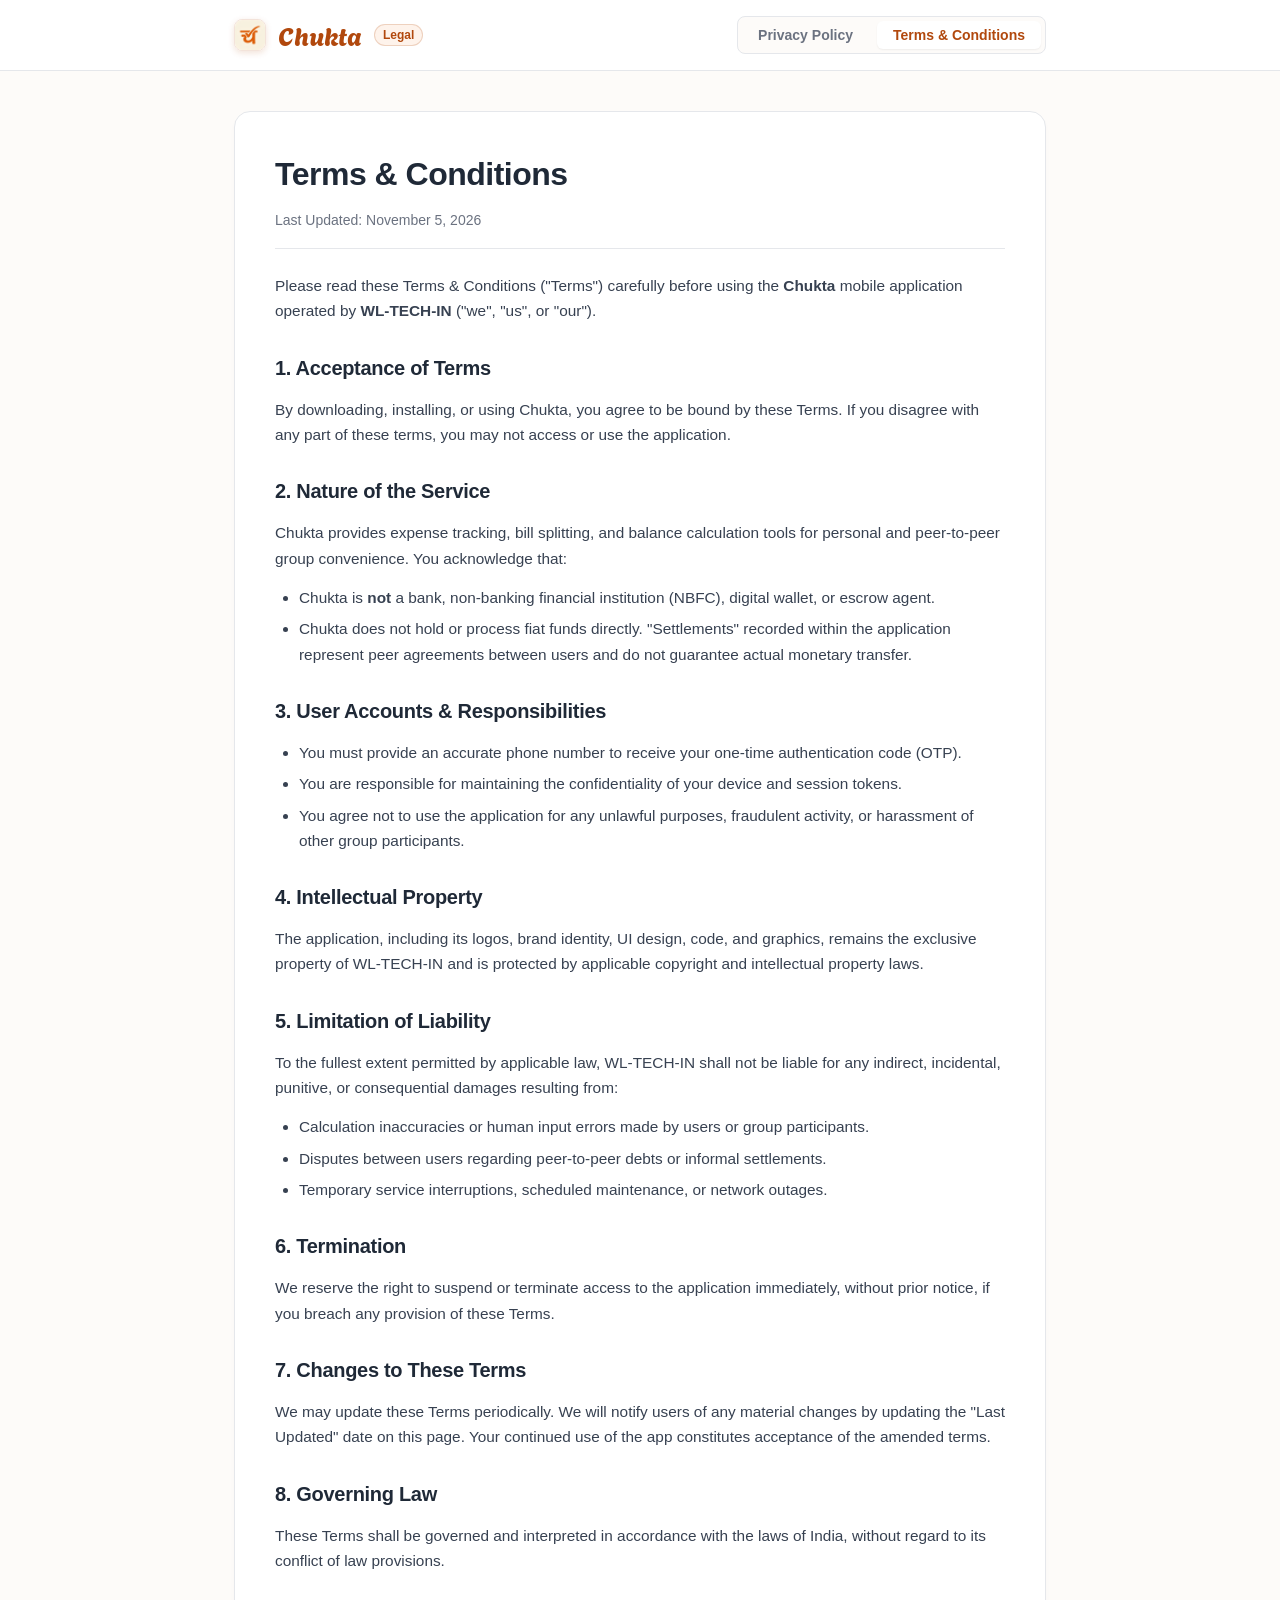
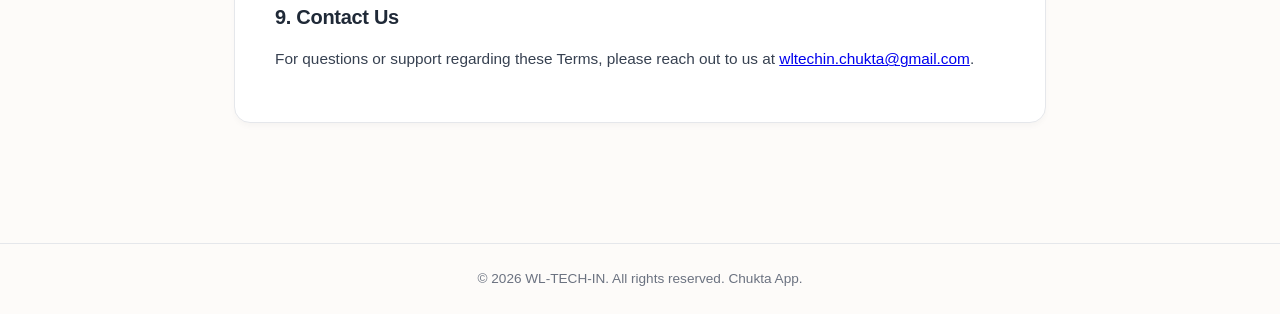
<file: chukta/terms-and-conditions.html>
<!DOCTYPE html>
<html lang="en">
<head>
  <meta charset="UTF-8">
  <meta name="viewport" content="width=device-width, initial-scale=1.0">
  <title>Chukta — Terms & Conditions & Privacy Policy</title>
  <!-- Google Fonts: Agbalumo -->
  <link rel="preconnect" href="https://fonts.googleapis.com">
  <link rel="preconnect" href="https://fonts.gstatic.com" crossorigin>
  <link href="https://fonts.googleapis.com/css2?family=Agbalumo&display=swap" rel="stylesheet">

  <style>
    :root {
      --primary: #B1480D;
      --primary-hover: #8A3408;
      --bg: #FDFBF9;
      --surface: #FFFFFF;
      --text-main: #1F2937;
      --text-muted: #6B7280;
      --border: #E5E7EB;
      --accent-bg: #FEF3EB;
    }

    * {
      box-sizing: border-box;
      margin: 0;
      padding: 0;
    }

    body {
      font-family: -apple-system, BlinkMacSystemFont, "Segoe UI", Roboto, Helvetica, Arial, sans-serif;
      line-height: 1.65;
      color: var(--text-main);
      background-color: var(--bg);
      padding: 0;
    }

    header {
      background: var(--surface);
      border-bottom: 1px solid var(--border);
      position: sticky;
      top: 0;
      z-index: 10;
    }

    .header-container {
      max-width: 860px;
      margin: 0 auto;
      padding: 16px 24px;
      display: flex;
      align-items: center;
      justify-content: space-between;
    }

    .brand {
      display: flex;
      align-items: center;
      gap: 12px;
      text-decoration: none;
      color: var(--primary);
      font-family: 'Agbalumo', cursive, system-ui, sans-serif;
      font-size: 1.6rem;
      font-weight: 400;
      letter-spacing: 0;
      line-height: 1;
    }

    .brand-logo-icon {
      width: 32px;
      height: 32px;
      border-radius: 8px;
      object-fit: cover;
      display: block;
      box-shadow: 0 2px 6px rgba(177, 72, 13, 0.16);
      border: 1px solid rgba(177, 72, 13, 0.15);
      flex-shrink: 0;
    }

    .brand-badge {
      font-family: -apple-system, BlinkMacSystemFont, "Segoe UI", Roboto, Helvetica, Arial, sans-serif;
      background: var(--accent-bg);
      color: var(--primary);
      font-size: 0.75rem;
      font-weight: 600;
      padding: 3px 8px;
      border-radius: 999px;
      border: 1px solid rgba(177, 72, 13, 0.2);
      line-height: normal;
    }

    .chukta-label {
      font-family: 'Agbalumo', cursive, system-ui, sans-serif;
      font-weight: 400;
    }

    .tabs {
      display: flex;
      gap: 8px;
      background: var(--bg);
      padding: 4px;
      border-radius: 8px;
      border: 1px solid var(--border);
    }

    .tab-btn {
      padding: 6px 16px;
      font-size: 0.875rem;
      font-weight: 600;
      border-radius: 6px;
      border: none;
      background: transparent;
      color: var(--text-muted);
      cursor: pointer;
      transition: all 0.2s ease;
    }

    .tab-btn.active {
      background: var(--surface);
      color: var(--primary);
      box-shadow: 0 1px 2px rgba(0, 0, 0, 0.06);
    }

    main {
      max-width: 860px;
      margin: 40px auto;
      padding: 0 24px 80px;
    }

    .card {
      background: var(--surface);
      border: 1px solid var(--border);
      border-radius: 16px;
      padding: 36px 40px;
      box-shadow: 0 4px 6px -1px rgba(0, 0, 0, 0.03);
    }

    .meta {
      font-size: 0.875rem;
      color: var(--text-muted);
      margin-bottom: 24px;
      padding-bottom: 16px;
      border-bottom: 1px solid var(--border);
    }

    h1 {
      font-size: 2rem;
      color: var(--text-main);
      margin-bottom: 8px;
      letter-spacing: -0.5px;
    }

    h2 {
      font-size: 1.25rem;
      color: var(--text-main);
      margin: 28px 0 12px;
      letter-spacing: -0.3px;
    }

    h3 {
      font-size: 1.05rem;
      color: var(--text-main);
      margin: 16px 0 8px;
    }

    p, ul {
      margin-bottom: 14px;
      color: #374151;
      font-size: 0.96rem;
    }

    ul {
      padding-left: 24px;
    }

    li {
      margin-bottom: 6px;
    }

    .callout {
      background: var(--accent-bg);
      border-left: 4px solid var(--primary);
      padding: 14px 18px;
      border-radius: 0 8px 8px 0;
      margin: 20px 0;
      font-size: 0.92rem;
      color: #5A2103;
    }

    footer {
      text-align: center;
      padding: 24px;
      font-size: 0.85rem;
      color: var(--text-muted);
      border-top: 1px solid var(--border);
    }

    .hidden {
      display: none;
    }

    @media (max-width: 640px) {
      .header-container {
        flex-direction: column;
        gap: 16px;
        align-items: stretch;
      }
      .tabs {
        justify-content: center;
      }
      .card {
        padding: 24px 20px;
      }
      h1 {
        font-size: 1.6rem;
      }
    }
  </style>
</head>
<body>

  <header>
    <div class="header-container">
      <a href="index.html" class="brand">
        <img src="../assets/images/chukta_logo.png" onerror="this.onerror=null; this.src='assets/images/chukta_logo.png';" alt="Chukta Logo" class="brand-logo-icon">
        <span class="chukta-label">Chukta</span>
        <span class="brand-badge">Legal</span>
      </a>
      <div class="tabs">
        <button class="tab-btn" id="btn-privacy" onclick="switchTab('privacy')">Privacy Policy</button>
        <button class="tab-btn active" id="btn-terms" onclick="switchTab('terms')">Terms & Conditions</button>
      </div>
    </div>
  </header>

  <main>
    <!-- Terms & Conditions Section (Active on this page) -->
    <section id="section-terms" class="card">
      <h1>Terms & Conditions</h1>
      <div class="meta">Last Updated: November 5, 2026</div>

      <p>Please read these Terms & Conditions ("Terms") carefully before using the <strong>Chukta</strong> mobile application operated by <strong>WL-TECH-IN</strong> ("we", "us", or "our").</p>

      <h2>1. Acceptance of Terms</h2>
      <p>By downloading, installing, or using Chukta, you agree to be bound by these Terms. If you disagree with any part of these terms, you may not access or use the application.</p>

      <h2>2. Nature of the Service</h2>
      <p>Chukta provides expense tracking, bill splitting, and balance calculation tools for personal and peer-to-peer group convenience. You acknowledge that:</p>
      <ul>
        <li>Chukta is <strong>not</strong> a bank, non-banking financial institution (NBFC), digital wallet, or escrow agent.</li>
        <li>Chukta does not hold or process fiat funds directly. "Settlements" recorded within the application represent peer agreements between users and do not guarantee actual monetary transfer.</li>
      </ul>

      <h2>3. User Accounts & Responsibilities</h2>
      <ul>
        <li>You must provide an accurate phone number to receive your one-time authentication code (OTP).</li>
        <li>You are responsible for maintaining the confidentiality of your device and session tokens.</li>
        <li>You agree not to use the application for any unlawful purposes, fraudulent activity, or harassment of other group participants.</li>
      </ul>

      <h2>4. Intellectual Property</h2>
      <p>The application, including its logos, brand identity, UI design, code, and graphics, remains the exclusive property of WL-TECH-IN and is protected by applicable copyright and intellectual property laws.</p>

      <h2>5. Limitation of Liability</h2>
      <p>To the fullest extent permitted by applicable law, WL-TECH-IN shall not be liable for any indirect, incidental, punitive, or consequential damages resulting from:</p>
      <ul>
        <li>Calculation inaccuracies or human input errors made by users or group participants.</li>
        <li>Disputes between users regarding peer-to-peer debts or informal settlements.</li>
        <li>Temporary service interruptions, scheduled maintenance, or network outages.</li>
      </ul>

      <h2>6. Termination</h2>
      <p>We reserve the right to suspend or terminate access to the application immediately, without prior notice, if you breach any provision of these Terms.</p>

      <h2>7. Changes to These Terms</h2>
      <p>We may update these Terms periodically. We will notify users of any material changes by updating the "Last Updated" date on this page. Your continued use of the app constitutes acceptance of the amended terms.</p>

      <h2>8. Governing Law</h2>
      <p>These Terms shall be governed and interpreted in accordance with the laws of India, without regard to its conflict of law provisions.</p>

      <h2>9. Contact Us</h2>
      <p>For questions or support regarding these Terms, please reach out to us at <a href="mailto:wltechin.chukta@gmail.com">wltechin.chukta@gmail.com</a>.</p>
    </section>

    <!-- Privacy Policy Section -->
    <section id="section-privacy" class="card hidden">
      <h1>Privacy Policy</h1>
      <div class="meta">Last Updated: November 5, 2026</div>

      <p>Welcome to <strong>Chukta</strong>, developed and operated by <strong>WL-TECH-IN</strong> ("we", "our", or "us"). We value your trust and are committed to protecting your personal information. This Privacy Policy outlines what information we collect, how it is processed, and your rights when using our mobile application and related services.</p>

      <h2>1. Information We Collect</h2>
      <p>When you register and use Chukta, we collect the following categories of information:</p>
      <ul>
        <li><strong>Account & Authentication:</strong> Your mobile phone number (used for secure SMS OTP authentication) and optional profile information such as your name or display nickname.</li>
        <li><strong>Expense & Transaction Data:</strong> Expense amounts, split categories, item descriptions, settlement statuses, and currency preferences entered by you or your group participants.</li>
        <li><strong>Contacts (Optional Permission):</strong> If granted, Chukta accesses your device contacts solely to make finding, adding, and splitting bills with friends easier. Contact data is never sold, shared with third parties, or used for unsolicited marketing.</li>
        <li><strong>Device & Analytics Data:</strong> Technical diagnostic information, app performance metrics, device type, and OS version collected via Firebase Crashlytics & Google Analytics to identify crashes and improve stability.</li>
        <li><strong>Push Notification Tokens:</strong> Device push tokens processed via OneSignal to deliver real-time notifications about group updates, added expenses, and settlement activities.</li>
      </ul>

      <div class="callout">
        <strong>Important:</strong> Chukta is an expense tracking and calculation platform. We <em>do not</em> store credit card numbers, debit card PINs, UPI PINs, or direct access credentials to your bank accounts.
      </div>

      <h2>2. How We Use Your Information</h2>
      <ul>
        <li>To provide core expense tracking, group splitting, and settlement calculation features.</li>
        <li>To authenticate your identity securely via SMS verification.</li>
        <li>To notify you of expense additions, group invitations, and payment reminders.</li>
        <li>To detect bugs, prevent fraud, and ensure device security (such as root/jailbreak integrity).</li>
        <li>To respect and persist your app preferences, such as Dark Mode and preferred language (English, Hindi, Marathi).</li>
      </ul>

      <h2>3. Third-Party Services</h2>
      <p>We work with trusted third-party service providers who assist us in operating Chukta:</p>
      <ul>
        <li><strong>Google Firebase:</strong> Authentication infrastructure, Analytics, and Crashlytics.</li>
        <li><strong>OneSignal:</strong> Delivering push notification alerts.</li>
      </ul>

      <h2>4. Data Retention and Deletion</h2>
      <p>We retain your account and expense records for as long as your account is active. You may request account deletion or data removal at any time by contacting our support team. Upon verification, your profile and associated personal identifiers will be permanently deleted from our primary servers.</p>

      <h2>5. Security of Your Data</h2>
      <p>We implement industry-standard encryption protocols (HTTPS/TLS) for data in transit and secure token storage mechanisms on your device. While we strive to protect your data, no method of transmission or electronic storage is 100% impenetrable.</p>

      <h2>6. Children’s Privacy</h2>
      <p>Chukta is not directed to individuals under the age of 13 (or the minimum legal age in your jurisdiction). We do not knowingly collect personal information from children.</p>

      <h2>7. Contact Us</h2>
      <p>If you have any questions, concerns, or requests regarding this Privacy Policy, please contact us at:</p>
      <ul>
        <li><strong>Email:</strong> <a href="mailto:wltechin.chukta@gmail.com">wltechin.chukta@gmail.com</a></li>
        <li><strong>Organization:</strong> WL-TECH-IN</li>
      </ul>
    </section>
  </main>

  <footer>
    &copy; 2026 WL-TECH-IN. All rights reserved. Chukta App.
  </footer>

  <script>
    function switchTab(tab) {
      const privacySec = document.getElementById('section-privacy');
      const termsSec = document.getElementById('section-terms');
      const privacyBtn = document.getElementById('btn-privacy');
      const termsBtn = document.getElementById('btn-terms');

      if (tab === 'privacy') {
        privacySec.classList.remove('hidden');
        termsSec.classList.add('hidden');
        privacyBtn.classList.add('active');
        termsBtn.classList.remove('active');
        window.location.hash = 'privacy';
      } else {
        privacySec.classList.add('hidden');
        termsSec.classList.remove('hidden');
        privacyBtn.classList.remove('active');
        termsBtn.classList.add('active');
        window.location.hash = 'terms';
      }
    }

    // Auto-switch based on URL hash (default to terms on this page if not specified)
    window.addEventListener('DOMContentLoaded', () => {
      if (window.location.hash === '#privacy') {
        switchTab('privacy');
      } else {
        switchTab('terms');
      }
    });
  </script>
</body>
</html>
</file>
<file: assets/css/style.css>
/* ===================================================================
   WLTech - Corporate Stylesheet
   "We build products for the world"
   =================================================================== */

@import url('https://fonts.googleapis.com/css2?family=Agbalumo&display=swap');

:root {
  --font-main: 'Plus Jakarta Sans', -apple-system, BlinkMacSystemFont, 'Segoe UI', Roboto, Helvetica, Arial, sans-serif;
  --font-heading: 'Plus Jakarta Sans', -apple-system, BlinkMacSystemFont, sans-serif;

  /* Colors */
  --bg-primary: #0a0d14;
  --bg-secondary: #0f1422;
  --bg-surface: #141b2d;
  --bg-surface-hover: #1b243b;
  --border-subtle: rgba(255, 255, 255, 0.08);
  --border-focus: rgba(99, 102, 241, 0.5);

  --text-primary: #f8fafc;
  --text-secondary: #94a3b8;
  --text-muted: #64748b;

  --accent-primary: #6366f1;
  --accent-primary-hover: #4f46e5;
  --accent-secondary: #06b6d4;
  --accent-gradient: linear-gradient(135deg, #6366f1 0%, #06b6d4 100%);
  --accent-glow: rgba(99, 102, 241, 0.25);

  --card-glass: rgba(18, 24, 40, 0.7);
  --card-glass-hover: rgba(25, 33, 56, 0.85);

  /* Shadows */
  --shadow-sm: 0 2px 8px rgba(0, 0, 0, 0.2);
  --shadow-md: 0 8px 24px rgba(0, 0, 0, 0.35);
  --shadow-lg: 0 16px 48px rgba(0, 0, 0, 0.5);
  --shadow-glow: 0 0 40px rgba(99, 102, 241, 0.2);

  /* Layout */
  --container-max: 1200px;
  --radius-sm: 8px;
  --radius-md: 14px;
  --radius-lg: 22px;
  --radius-full: 9999px;

  --transition-fast: 0.15s ease;
  --transition-normal: 0.25s cubic-bezier(0.16, 1, 0.3, 1);
  --transition-slow: 0.4s cubic-bezier(0.16, 1, 0.3, 1);
}

/* Base & Reset */
*, *::before, *::after {
  box-sizing: border-box;
  margin: 0;
  padding: 0;
}

html {
  font-size: 16px;
  scroll-behavior: smooth;
  -webkit-font-smoothing: antialiased;
  -moz-osx-font-smoothing: grayscale;
}

body {
  font-family: var(--font-main);
  background-color: var(--bg-primary);
  color: var(--text-primary);
  line-height: 1.6;
  overflow-x: hidden;
  min-height: 100vh;
}

img, svg {
  display: block;
  max-width: 100%;
}

a {
  color: inherit;
  text-decoration: none;
  transition: color var(--transition-fast);
}

ul {
  list-style: none;
}

button, input, textarea {
  font-family: inherit;
  border: none;
  outline: none;
}

/* Background Ambient Lighting */
.ambient-bg {
  position: fixed;
  top: 0;
  left: 0;
  right: 0;
  bottom: 0;
  pointer-events: none;
  z-index: 0;
  overflow: hidden;
}

.ambient-blob {
  position: absolute;
  border-radius: 50%;
  filter: blur(120px);
  opacity: 0.28;
}

.ambient-blob-1 {
  width: 500px;
  height: 500px;
  top: -100px;
  right: 5%;
  background: radial-gradient(circle, #6366f1 0%, transparent 70%);
}

.ambient-blob-2 {
  width: 600px;
  height: 600px;
  top: 35%;
  left: -150px;
  background: radial-gradient(circle, #06b6d4 0%, transparent 70%);
}

.ambient-blob-3 {
  width: 450px;
  height: 450px;
  bottom: 5%;
  right: 15%;
  background: radial-gradient(circle, #4338ca 0%, transparent 70%);
}

/* Container */
.container {
  width: 100%;
  max-width: var(--container-max);
  margin: 0 auto;
  padding: 0 1.5rem;
  position: relative;
  z-index: 1;
}

/* Navigation */
.header {
  position: sticky;
  top: 0;
  z-index: 100;
  background: rgba(10, 13, 20, 0.75);
  backdrop-filter: blur(16px);
  -webkit-backdrop-filter: blur(16px);
  border-bottom: 1px solid var(--border-subtle);
  transition: background var(--transition-normal);
}

.navbar {
  display: flex;
  align-items: center;
  justify-content: space-between;
  height: 76px;
}

.brand-logo {
  display: flex;
  align-items: center;
  gap: 0.75rem;
  font-weight: 700;
  font-size: 1.35rem;
  letter-spacing: -0.02em;
  color: var(--text-primary);
}

.brand-logo-img {
  height: 38px;
  width: auto;
  border-radius: 6px;
  display: block;
  object-fit: contain;
  mix-blend-mode: screen;
  filter: drop-shadow(0 0 12px rgba(57, 154, 248, 0.45));
  transition: transform var(--transition-fast), filter var(--transition-fast);
}

.brand-logo:hover .brand-logo-img {
  transform: scale(1.05);
  filter: drop-shadow(0 0 18px rgba(57, 154, 248, 0.7));
}

.brand-icon {
  width: 36px;
  height: 36px;
  border-radius: 10px;
  background: var(--accent-gradient);
  display: flex;
  align-items: center;
  justify-content: center;
  box-shadow: 0 0 15px rgba(99, 102, 241, 0.4);
}

.brand-icon svg {
  width: 20px;
  height: 20px;
  fill: #ffffff;
}

.nav-menu {
  display: flex;
  align-items: center;
  gap: 2rem;
}

.nav-link {
  font-size: 0.95rem;
  font-weight: 500;
  color: var(--text-secondary);
  transition: color var(--transition-fast);
  padding: 0.5rem 0;
}

.nav-link:hover, .nav-link.active {
  color: var(--text-primary);
}

.nav-actions {
  display: flex;
  align-items: center;
  gap: 1rem;
}

/* Buttons */
.btn {
  display: inline-flex;
  align-items: center;
  justify-content: center;
  gap: 0.5rem;
  font-size: 0.95rem;
  font-weight: 600;
  padding: 0.75rem 1.4rem;
  border-radius: var(--radius-full);
  cursor: pointer;
  transition: all var(--transition-normal);
  text-decoration: none;
  white-space: nowrap;
}

.btn-primary {
  background: var(--accent-gradient);
  color: #ffffff;
  box-shadow: 0 4px 18px rgba(99, 102, 241, 0.35);
}

.btn-primary:hover {
  transform: translateY(-2px);
  box-shadow: 0 6px 24px rgba(99, 102, 241, 0.5);
  color: #ffffff;
}

.btn-secondary {
  background: rgba(255, 255, 255, 0.05);
  color: var(--text-primary);
  border: 1px solid var(--border-subtle);
}

.btn-secondary:hover {
  background: rgba(255, 255, 255, 0.1);
  border-color: rgba(255, 255, 255, 0.2);
  transform: translateY(-2px);
}

.btn-sm {
  padding: 0.5rem 1.1rem;
  font-size: 0.875rem;
}

/* Mobile Toggle */
.mobile-toggle {
  display: none;
  background: none;
  border: none;
  cursor: pointer;
  padding: 0.5rem;
  color: var(--text-primary);
}

.mobile-toggle svg {
  width: 26px;
  height: 26px;
  stroke: currentColor;
}

/* Hero Section */
.hero-section {
  padding: 6.5rem 0 4.5rem;
  text-align: center;
  position: relative;
}

.hero-pill {
  display: inline-flex;
  align-items: center;
  gap: 0.6rem;
  padding: 0.4rem 1rem;
  border-radius: var(--radius-full);
  background: rgba(99, 102, 241, 0.1);
  border: 1px solid rgba(99, 102, 241, 0.25);
  font-size: 0.85rem;
  font-weight: 500;
  color: #a5b4fc;
  margin-bottom: 1.8rem;
}

.hero-pill-dot {
  width: 8px;
  height: 8px;
  border-radius: 50%;
  background: #22c55e;
  box-shadow: 0 0 10px #22c55e;
  animation: pulse-dot 2s infinite ease-in-out;
}

@keyframes pulse-dot {
  0%, 100% { opacity: 1; transform: scale(1); }
  50% { opacity: 0.5; transform: scale(0.85); }
}

.hero-title {
  font-size: clamp(2.5rem, 6vw, 4.25rem);
  font-weight: 800;
  line-height: 1.1;
  letter-spacing: -0.035em;
  max-width: 880px;
  margin: 0 auto 1.5rem;
  color: #ffffff;
}

.hero-title-highlight {
  background: var(--accent-gradient);
  -webkit-background-clip: text;
  -webkit-text-fill-color: transparent;
}

.hero-subtitle {
  font-size: clamp(1.05rem, 2vw, 1.25rem);
  color: var(--text-secondary);
  max-width: 680px;
  margin: 0 auto 2.5rem;
  line-height: 1.7;
}

.hero-cta {
  display: flex;
  align-items: center;
  justify-content: center;
  gap: 1rem;
  flex-wrap: wrap;
  margin-bottom: 3.5rem;
}

.hero-stats {
  display: grid;
  grid-template-columns: repeat(3, 1fr);
  gap: 1.5rem;
  max-width: 820px;
  margin: 0 auto;
  padding: 2rem;
  background: var(--card-glass);
  backdrop-filter: blur(12px);
  -webkit-backdrop-filter: blur(12px);
  border: 1px solid var(--border-subtle);
  border-radius: var(--radius-lg);
  box-shadow: var(--shadow-md);
}

.stat-item {
  text-align: center;
}

.stat-number {
  font-size: 2.25rem;
  font-weight: 800;
  letter-spacing: -0.02em;
  background: linear-gradient(180deg, #ffffff 40%, #94a3b8 100%);
  -webkit-background-clip: text;
  -webkit-text-fill-color: transparent;
  margin-bottom: 0.25rem;
}

.stat-label {
  font-size: 0.875rem;
  color: var(--text-secondary);
  font-weight: 500;
}

/* Section Header */
.section-header {
  text-align: center;
  max-width: 650px;
  margin: 0 auto 4rem;
}

.section-tag {
  display: inline-block;
  font-size: 0.8rem;
  text-transform: uppercase;
  letter-spacing: 0.1em;
  font-weight: 700;
  color: var(--accent-secondary);
  margin-bottom: 0.75rem;
}

.section-title {
  font-size: clamp(1.85rem, 4vw, 2.75rem);
  font-weight: 700;
  letter-spacing: -0.02em;
  color: #ffffff;
  margin-bottom: 1rem;
  line-height: 1.25;
}

.section-desc {
  font-size: 1.05rem;
  color: var(--text-secondary);
  line-height: 1.7;
}

/* Sections */
.section {
  padding: 5.5rem 0;
  position: relative;
}

.section-alternate {
  background: rgba(15, 20, 34, 0.4);
  border-top: 1px solid var(--border-subtle);
  border-bottom: 1px solid var(--border-subtle);
}

/* Cards Grid */
.cards-grid {
  display: grid;
  grid-template-columns: repeat(auto-fit, minmax(280px, 1fr));
  gap: 2rem;
}

.glass-card {
  background: var(--card-glass);
  backdrop-filter: blur(12px);
  -webkit-backdrop-filter: blur(12px);
  border: 1px solid var(--border-subtle);
  border-radius: var(--radius-lg);
  padding: 2.25rem;
  transition: all var(--transition-normal);
  position: relative;
  overflow: hidden;
}

.glass-card::before {
  content: '';
  position: absolute;
  top: 0;
  left: 0;
  right: 0;
  height: 2px;
  background: var(--accent-gradient);
  opacity: 0;
  transition: opacity var(--transition-normal);
}

.glass-card:hover {
  transform: translateY(-6px);
  border-color: rgba(99, 102, 241, 0.3);
  box-shadow: var(--shadow-lg), var(--shadow-glow);
  background: var(--card-glass-hover);
}

.glass-card:hover::before {
  opacity: 1;
}

.card-icon {
  width: 52px;
  height: 52px;
  border-radius: var(--radius-md);
  background: rgba(99, 102, 241, 0.12);
  border: 1px solid rgba(99, 102, 241, 0.25);
  display: flex;
  align-items: center;
  justify-content: center;
  margin-bottom: 1.5rem;
  color: #818cf8;
}

.card-icon svg {
  width: 26px;
  height: 26px;
  stroke: currentColor;
}

.card-title {
  font-size: 1.35rem;
  font-weight: 700;
  color: #ffffff;
  margin-bottom: 0.75rem;
  letter-spacing: -0.01em;
}

.card-desc {
  font-size: 0.95rem;
  color: var(--text-secondary);
  line-height: 1.65;
}

/* Philosophy / Feature Highlight Banner */
.highlight-box {
  background: linear-gradient(135deg, rgba(99, 102, 241, 0.1) 0%, rgba(6, 182, 212, 0.08) 100%);
  border: 1px solid rgba(99, 102, 241, 0.25);
  border-radius: var(--radius-lg);
  padding: 3rem 2.5rem;
  display: grid;
  grid-template-columns: 1fr 1fr;
  gap: 3rem;
  align-items: center;
}

.highlight-content h3 {
  font-size: 2rem;
  font-weight: 700;
  color: #ffffff;
  margin-bottom: 1rem;
  line-height: 1.3;
}

.highlight-content p {
  color: var(--text-secondary);
  font-size: 1.05rem;
  line-height: 1.7;
  margin-bottom: 1.5rem;
}

.checklist {
  display: flex;
  flex-direction: column;
  gap: 0.85rem;
}

.checklist-item {
  display: flex;
  align-items: center;
  gap: 0.75rem;
  font-size: 0.95rem;
  color: var(--text-primary);
}

.checklist-item svg {
  width: 20px;
  height: 20px;
  color: #10b981;
  flex-shrink: 0;
}

.highlight-visual {
  background: var(--bg-surface);
  border: 1px solid var(--border-subtle);
  border-radius: var(--radius-md);
  padding: 2rem;
  display: flex;
  flex-direction: column;
  gap: 1.25rem;
  box-shadow: var(--shadow-md);
}

.visual-pill {
  display: flex;
  align-items: center;
  gap: 1rem;
  padding: 1rem 1.25rem;
  background: rgba(255, 255, 255, 0.03);
  border: 1px solid var(--border-subtle);
  border-radius: var(--radius-sm);
  transition: border-color var(--transition-fast);
}

.visual-pill:hover {
  border-color: rgba(99, 102, 241, 0.4);
}

.visual-pill-num {
  font-weight: 800;
  font-size: 1.25rem;
  color: var(--accent-secondary);
}

.visual-pill-text strong {
  display: block;
  font-size: 0.95rem;
  color: #ffffff;
}

.visual-pill-text span {
  font-size: 0.825rem;
  color: var(--text-muted);
}

/* ===================================================================
   Product Spotlight (Chukta)
   =================================================================== */
.product-spotlight-card {
  background: linear-gradient(135deg, rgba(20, 27, 45, 0.95) 0%, rgba(10, 13, 20, 0.9) 100%);
  border: 1px solid rgba(99, 102, 241, 0.3);
  border-radius: var(--radius-lg);
  padding: 3.5rem 3rem;
  display: grid;
  grid-template-columns: 1.2fr 0.8fr;
  gap: 3.5rem;
  align-items: center;
  position: relative;
  overflow: hidden;
  box-shadow: var(--shadow-lg), 0 0 40px rgba(99, 102, 241, 0.15);
}

.product-spotlight-card::before {
  content: '';
  position: absolute;
  top: 0;
  left: 0;
  right: 0;
  height: 2px;
  background: linear-gradient(90deg, #f97316 0%, #6366f1 50%, #06b6d4 100%);
}

.spotlight-badge {
  display: inline-flex;
  align-items: center;
  gap: 0.5rem;
  padding: 0.35rem 0.9rem;
  border-radius: var(--radius-full);
  background: rgba(249, 115, 22, 0.12);
  border: 1px solid rgba(249, 115, 22, 0.35);
  font-size: 0.8rem;
  font-weight: 600;
  color: #fb923c;
  margin-bottom: 1.25rem;
}

.spotlight-badge-dot {
  width: 7px;
  height: 7px;
  border-radius: 50%;
  background: #f97316;
  box-shadow: 0 0 8px #f97316;
}

.spotlight-title {
  font-size: clamp(1.8rem, 3.5vw, 2.4rem);
  font-weight: 800;
  color: #ffffff;
  margin-bottom: 1rem;
  line-height: 1.25;
}

.chukta-brand-name {
  font-family: 'Agbalumo', cursive, system-ui, sans-serif;
  color: #fb923c;
  font-weight: 400;
}

.spotlight-desc {
  color: var(--text-secondary);
  font-size: 1.05rem;
  line-height: 1.7;
  margin-bottom: 2rem;
}

.spotlight-features {
  display: grid;
  grid-template-columns: repeat(2, 1fr);
  gap: 0.85rem;
  margin-bottom: 2.25rem;
}

.spotlight-feature-item {
  display: flex;
  align-items: center;
  gap: 0.6rem;
  font-size: 0.92rem;
  color: var(--text-primary);
}

.spotlight-feature-item svg {
  width: 18px;
  height: 18px;
  color: #10b981;
  flex-shrink: 0;
}

.spotlight-actions {
  display: flex;
  align-items: center;
  gap: 1rem;
  flex-wrap: wrap;
}

.spotlight-visual {
  display: flex;
  justify-content: center;
  align-items: center;
}

.spotlight-phone-frame {
  max-width: 250px;
  background: #000000;
  border: 7px solid #1F2937;
  border-radius: 36px;
  overflow: hidden;
  box-shadow: 0 20px 40px rgba(0, 0, 0, 0.7), 0 0 30px rgba(249, 115, 22, 0.2);
  transition: transform var(--transition-normal);
}

.spotlight-phone-frame:hover {
  transform: translateY(-6px) scale(1.02);
}

.spotlight-phone-img {
  width: 100%;
  height: auto;
  display: block;
}

/* Values Grid */
.values-grid {
  display: grid;
  grid-template-columns: repeat(auto-fit, minmax(260px, 1fr));
  gap: 1.75rem;
}

.value-card {
  padding: 2rem;
  border-radius: var(--radius-md);
  background: rgba(255, 255, 255, 0.02);
  border: 1px solid var(--border-subtle);
  transition: all var(--transition-fast);
}

.value-card:hover {
  background: rgba(255, 255, 255, 0.04);
  border-color: rgba(255, 255, 255, 0.15);
}

.value-tag {
  font-size: 0.75rem;
  font-weight: 700;
  text-transform: uppercase;
  color: var(--accent-primary);
  margin-bottom: 0.5rem;
}

.value-title {
  font-size: 1.15rem;
  font-weight: 700;
  color: #ffffff;
  margin-bottom: 0.5rem;
}

.value-desc {
  font-size: 0.9rem;
  color: var(--text-secondary);
  line-height: 1.6;
}

/* Contact / Inquiries Section */
.contact-grid {
  display: grid;
  grid-template-columns: 1fr 1fr;
  gap: 3rem;
  align-items: start;
}

.contact-info h3 {
  font-size: 1.85rem;
  font-weight: 700;
  color: #ffffff;
  margin-bottom: 1rem;
}

.contact-info p {
  color: var(--text-secondary);
  margin-bottom: 2rem;
  line-height: 1.7;
}

.contact-methods {
  display: flex;
  flex-direction: column;
  gap: 1.25rem;
}

.contact-item {
  display: flex;
  align-items: center;
  gap: 1rem;
}

.contact-icon {
  width: 44px;
  height: 44px;
  border-radius: var(--radius-sm);
  background: rgba(255, 255, 255, 0.04);
  border: 1px solid var(--border-subtle);
  display: flex;
  align-items: center;
  justify-content: center;
  color: var(--accent-secondary);
}

.contact-icon svg {
  width: 20px;
  height: 20px;
  stroke: currentColor;
}

.contact-detail strong {
  display: block;
  font-size: 0.85rem;
  color: var(--text-muted);
  text-transform: uppercase;
  letter-spacing: 0.05em;
}

.contact-detail a, .contact-detail span {
  font-size: 1rem;
  color: var(--text-primary);
  font-weight: 500;
}

.contact-form-card {
  background: var(--card-glass);
  backdrop-filter: blur(12px);
  -webkit-backdrop-filter: blur(12px);
  border: 1px solid var(--border-subtle);
  border-radius: var(--radius-lg);
  padding: 2.25rem;
  box-shadow: var(--shadow-md);
}

.form-group {
  margin-bottom: 1.25rem;
}

.form-label {
  display: block;
  font-size: 0.85rem;
  font-weight: 600;
  color: var(--text-secondary);
  margin-bottom: 0.5rem;
}

.form-input, .form-textarea {
  width: 100%;
  padding: 0.85rem 1rem;
  background: rgba(10, 13, 20, 0.8);
  border: 1px solid var(--border-subtle);
  border-radius: var(--radius-sm);
  color: var(--text-primary);
  font-size: 0.95rem;
  transition: all var(--transition-fast);
}

.form-input:focus, .form-textarea:focus {
  border-color: var(--accent-primary);
  box-shadow: 0 0 0 3px rgba(99, 102, 241, 0.2);
}

.form-textarea {
  min-height: 120px;
  resize: vertical;
}

.form-status {
  margin-top: 1rem;
  font-size: 0.9rem;
  padding: 0.75rem;
  border-radius: var(--radius-sm);
  display: none;
}

.form-status.success {
  display: block;
  background: rgba(16, 185, 129, 0.1);
  border: 1px solid rgba(16, 185, 129, 0.3);
  color: #34d399;
}

/* Footer */
.footer {
  border-top: 1px solid var(--border-subtle);
  background: var(--bg-primary);
  padding: 4rem 0 2rem;
  position: relative;
  z-index: 1;
}

.footer-grid {
  display: grid;
  grid-template-columns: 2fr 1fr 1fr 1fr;
  gap: 2.5rem;
  margin-bottom: 3.5rem;
}

.footer-brand p {
  color: var(--text-secondary);
  margin-top: 1rem;
  max-width: 320px;
  font-size: 0.925rem;
  line-height: 1.6;
}

.footer-col h4 {
  font-size: 0.95rem;
  font-weight: 700;
  color: #ffffff;
  margin-bottom: 1.25rem;
  letter-spacing: -0.01em;
}

.footer-links {
  display: flex;
  flex-direction: column;
  gap: 0.75rem;
}

.footer-link {
  font-size: 0.9rem;
  color: var(--text-muted);
  transition: color var(--transition-fast);
}

.footer-link:hover {
  color: var(--text-primary);
}

.footer-bottom {
  display: flex;
  align-items: center;
  justify-content: space-between;
  border-top: 1px solid var(--border-subtle);
  padding-top: 2rem;
  font-size: 0.85rem;
  color: var(--text-muted);
  flex-wrap: wrap;
  gap: 1rem;
}

/* Responsive */
@media (max-width: 900px) {
  .product-spotlight-card {
    grid-template-columns: 1fr;
    padding: 2.5rem 1.75rem;
    gap: 2.5rem;
  }
  .spotlight-features {
    grid-template-columns: 1fr;
  }
  .highlight-box {
    grid-template-columns: 1fr;
  }
  .contact-grid {
    grid-template-columns: 1fr;
  }
  .footer-grid {
    grid-template-columns: 1fr;
    gap: 2rem;
  }
}

@media (max-width: 768px) {
  .hero-stats {
    grid-template-columns: 1fr;
    gap: 1rem;
  }

  .nav-menu {
    position: fixed;
    top: 76px;
    left: 0;
    right: 0;
    background: rgba(10, 13, 20, 0.98);
    backdrop-filter: blur(20px);
    -webkit-backdrop-filter: blur(20px);
    flex-direction: column;
    padding: 2rem 1.5rem;
    gap: 1.5rem;
    border-bottom: 1px solid var(--border-subtle);
    transform: translateY(-150%);
    transition: transform var(--transition-normal);
    opacity: 0;
    pointer-events: none;
  }

  .nav-menu.open {
    transform: translateY(0);
    opacity: 1;
    pointer-events: all;
  }

  .mobile-toggle {
    display: block;
  }

  .nav-actions {
    display: none;
  }
}
</file>
<file: assets/css/chukta.css>
/* ===================================================================
   Chukta Application - Official Stylesheet
   Theme: Warm Editorial / Terracotta & Cream
   Derived from chukta/privacy-policy.html
   =================================================================== */

@import url('https://fonts.googleapis.com/css2?family=Agbalumo&display=swap');

:root {
  --primary: #B1480D;
  --primary-hover: #8A3408;
  --primary-gradient: linear-gradient(135deg, #B1480D 0%, #D96828 100%);
  --bg: #FDFBF9;
  --surface: #FFFFFF;
  --text-main: #1F2937;
  --text-muted: #6B7280;
  --border: #E5E7EB;
  --border-focus: rgba(177, 72, 13, 0.4);
  --accent-bg: #FEF3EB;
  --accent-callout-text: #5A2103;
  --font-brand: 'Agbalumo', cursive, system-ui, sans-serif;

  --shadow-sm: 0 1px 2px rgba(0, 0, 0, 0.05);
  --shadow-md: 0 4px 6px -1px rgba(0, 0, 0, 0.04), 0 2px 4px -1px rgba(0, 0, 0, 0.02);
  --shadow-lg: 0 10px 25px -5px rgba(0, 0, 0, 0.06), 0 8px 10px -6px rgba(0, 0, 0, 0.04);
  --shadow-warm: 0 12px 30px rgba(177, 72, 13, 0.14);

  --radius-sm: 6px;
  --radius-md: 10px;
  --radius-lg: 16px;
  --radius-full: 999px;

  --transition: all 0.2s ease;
}

/* Base Reset */
*, *::before, *::after {
  box-sizing: border-box;
  margin: 0;
  padding: 0;
}

html {
  font-size: 16px;
  scroll-behavior: smooth;
  -webkit-font-smoothing: antialiased;
  -moz-osx-font-smoothing: grayscale;
}

body {
  font-family: -apple-system, BlinkMacSystemFont, "Segoe UI", Roboto, Helvetica, Arial, sans-serif;
  line-height: 1.65;
  color: var(--text-main);
  background-color: var(--bg);
  min-height: 100vh;
  overflow-x: hidden;
}

a {
  color: inherit;
  text-decoration: none;
  transition: var(--transition);
}

ul {
  list-style: none;
}

button, input {
  font-family: inherit;
  outline: none;
}

/* Container */
.container {
  width: 100%;
  max-width: 1040px;
  margin: 0 auto;
  padding: 0 24px;
}

/* Navigation Header */
header {
  background: rgba(253, 251, 249, 0.92);
  backdrop-filter: blur(12px);
  -webkit-backdrop-filter: blur(12px);
  border-bottom: 1px solid var(--border);
  position: sticky;
  top: 0;
  z-index: 100;
  transition: background-color 0.25s ease, box-shadow 0.25s ease;
}

header.scrolled {
  background: rgba(253, 251, 249, 0.98);
  box-shadow: 0 4px 20px rgba(177, 72, 13, 0.08);
}

.header-container {
  max-width: 1060px;
  margin: 0 auto;
  padding: 15px 24px;
  display: flex;
  align-items: center;
  justify-content: space-between;
  position: relative;
  transition: padding 0.25s ease;
}

header.scrolled .header-container {
  padding: 11px 24px;
}

.brand {
  display: flex;
  align-items: center;
  gap: 10px;
  text-decoration: none;
  color: var(--primary);
  font-family: var(--font-brand);
  font-size: 1.6rem;
  font-weight: 400;
  letter-spacing: 0;
  line-height: 1;
  flex-shrink: 0;
}

.brand-logo-icon {
  width: 34px;
  height: 34px;
  border-radius: 9px;
  object-fit: cover;
  display: block;
  box-shadow: 0 2px 8px rgba(177, 72, 13, 0.16);
  border: 1px solid rgba(177, 72, 13, 0.15);
  transition: transform var(--transition);
  flex-shrink: 0;
}

.brand:hover .brand-logo-icon {
  transform: scale(1.08);
}

.brand-icon {
  display: flex;
  align-items: center;
  justify-content: center;
  filter: drop-shadow(0 2px 4px rgba(177, 72, 13, 0.22));
  transition: transform var(--transition);
}

.brand:hover .brand-icon {
  transform: scale(1.06);
}

.brand-badge {
  font-family: -apple-system, BlinkMacSystemFont, "Segoe UI", Roboto, Helvetica, Arial, sans-serif;
  background: var(--accent-bg);
  color: var(--primary);
  font-size: 0.72rem;
  font-weight: 700;
  padding: 3px 8px;
  border-radius: var(--radius-full);
  border: 1px solid rgba(177, 72, 13, 0.2);
  line-height: normal;
  letter-spacing: 0.03em;
  text-transform: uppercase;
}

.chukta-label {
  font-family: var(--font-brand);
  font-weight: 400;
}

.nav-menu {
  display: flex;
  align-items: center;
  gap: 6px;
}

.nav-link {
  font-size: 0.9rem;
  font-weight: 600;
  color: var(--text-muted);
  padding: 7px 13px;
  border-radius: var(--radius-full);
  transition: all 0.2s ease;
  text-decoration: none;
  white-space: nowrap;
}

.nav-link:hover {
  color: var(--primary);
  background: var(--accent-bg);
}

.nav-link.active {
  color: var(--primary);
  background: var(--accent-bg);
  font-weight: 700;
}

.nav-link-highlight {
  color: var(--primary);
  font-weight: 700;
  background: rgba(177, 72, 13, 0.08);
}

.nav-link-highlight:hover {
  background: rgba(177, 72, 13, 0.14);
}

.nav-divider {
  display: none;
}

.nav-drawer-legal {
  display: none;
}

.nav-drawer-cta {
  display: none;
}

.nav-actions {
  display: flex;
  align-items: center;
  gap: 12px;
  flex-shrink: 0;
}

/* Buttons */
.btn {
  display: inline-flex;
  align-items: center;
  justify-content: center;
  gap: 8px;
  padding: 8px 18px;
  border-radius: var(--radius-sm);
  font-size: 0.875rem;
  font-weight: 600;
  cursor: pointer;
  border: 1px solid transparent;
  transition: var(--transition);
  text-decoration: none;
  white-space: nowrap;
}

.btn-primary {
  background: var(--primary);
  color: #ffffff;
  border-color: var(--primary);
}

.btn-primary:hover {
  background: var(--primary-hover);
  border-color: var(--primary-hover);
  color: #ffffff;
  box-shadow: 0 2px 8px rgba(177, 72, 13, 0.25);
}

.btn-outline {
  background: var(--surface);
  color: var(--text-main);
  border-color: var(--border);
}

.btn-outline:hover {
  background: var(--bg);
  border-color: #D1D5DB;
  color: var(--primary);
}

.btn-pill {
  border-radius: var(--radius-full);
}

.btn-lg {
  padding: 12px 24px;
  font-size: 0.98rem;
}

.mobile-toggle {
  display: none;
  flex-direction: column;
  justify-content: center;
  align-items: center;
  width: 42px;
  height: 42px;
  border: 1px solid var(--border);
  border-radius: var(--radius-sm);
  background: var(--surface);
  cursor: pointer;
  padding: 0;
  gap: 5px;
  transition: var(--transition);
  flex-shrink: 0;
}

.mobile-toggle:hover {
  border-color: rgba(177, 72, 13, 0.35);
  background: var(--accent-bg);
}

.hamburger-bar {
  width: 20px;
  height: 2px;
  background-color: var(--text-main);
  border-radius: 2px;
  transition: transform 0.25s cubic-bezier(0.16, 1, 0.3, 1), opacity 0.2s ease, background-color 0.2s ease;
}

.mobile-toggle.active .hamburger-bar:nth-child(1) {
  transform: translateY(7px) rotate(45deg);
  background-color: var(--primary);
}

.mobile-toggle.active .hamburger-bar:nth-child(2) {
  opacity: 0;
  transform: scaleX(0);
}

.mobile-toggle.active .hamburger-bar:nth-child(3) {
  transform: translateY(-7px) rotate(-45deg);
  background-color: var(--primary);
}

/* Nav Backdrop Overlay */
.nav-backdrop {
  display: none;
  position: fixed;
  top: 73px;
  left: 0;
  right: 0;
  bottom: 0;
  background: rgba(30, 15, 8, 0.35);
  backdrop-filter: blur(3px);
  -webkit-backdrop-filter: blur(3px);
  z-index: 95;
  opacity: 0;
  transition: opacity 0.22s ease;
  pointer-events: none;
}

.nav-backdrop.open {
  display: block;
  opacity: 1;
  pointer-events: auto;
}

@keyframes slideDownMenu {
  from {
    opacity: 0;
    transform: translateY(-8px);
  }
  to {
    opacity: 1;
    transform: translateY(0);
  }
}

/* Hero Section */
.hero {
  padding: 64px 0 54px;
  position: relative;
}

.hero-grid {
  display: grid;
  grid-template-columns: 1.15fr 0.85fr;
  gap: 48px;
  align-items: center;
}

.hero-pill {
  display: inline-flex;
  align-items: center;
  gap: 8px;
  padding: 4px 14px;
  border-radius: var(--radius-full);
  background: var(--accent-bg);
  border: 1px solid rgba(177, 72, 13, 0.2);
  color: var(--primary);
  font-size: 0.825rem;
  font-weight: 600;
  margin-bottom: 20px;
}

.hero-pill-dot {
  width: 8px;
  height: 8px;
  border-radius: 50%;
  background: var(--primary);
  box-shadow: 0 0 8px rgba(177, 72, 13, 0.4);
}

.hero-title {
  font-size: clamp(2.4rem, 4.8vw, 3.6rem);
  font-weight: 800;
  line-height: 1.15;
  letter-spacing: -0.035em;
  color: var(--text-main);
  margin-bottom: 18px;
}

.hero-title .highlight {
  color: var(--primary);
}

.hero-desc {
  font-size: 1.08rem;
  color: var(--text-muted);
  line-height: 1.7;
  margin-bottom: 28px;
  max-width: 540px;
}

.hero-ctas {
  display: flex;
  align-items: center;
  gap: 12px;
  flex-wrap: wrap;
  margin-bottom: 32px;
}

.hero-badges {
  display: flex;
  align-items: center;
  gap: 20px;
  font-size: 0.85rem;
  color: var(--text-muted);
  flex-wrap: wrap;
}

.badge-item {
  display: flex;
  align-items: center;
  gap: 6px;
}

.badge-item svg {
  color: var(--primary);
  width: 16px;
  height: 16px;
}

/* Phone Mockup */
.mockup-wrapper {
  position: relative;
  max-width: 320px;
  margin: 0 auto;
}

.mockup-theme-switcher {
  display: flex;
  justify-content: center;
  gap: 8px;
  margin-bottom: 14px;
}

.mockup-switch-btn {
  display: inline-flex;
  align-items: center;
  gap: 6px;
  padding: 6px 14px;
  background: var(--surface);
  border: 1px solid var(--border);
  border-radius: var(--radius-full);
  font-size: 0.8rem;
  font-weight: 600;
  color: var(--text-muted);
  cursor: pointer;
  transition: var(--transition);
  box-shadow: var(--shadow-sm);
}

.mockup-switch-btn:hover {
  border-color: #D1D5DB;
  color: var(--text-main);
}

.mockup-switch-btn.active {
  background: var(--accent-bg);
  border-color: rgba(177, 72, 13, 0.35);
  color: var(--primary);
}

.mockup-card {
  background: #000000;
  border: 10px solid #1F2937;
  border-radius: 44px;
  padding: 0;
  box-shadow: 0 25px 50px -12px rgba(0, 0, 0, 0.25), 0 0 0 1px rgba(0, 0, 0, 0.05), var(--shadow-warm);
  position: relative;
  overflow: hidden;
  display: flex;
}

.mockup-img {
  width: 100%;
  height: auto;
  display: block;
  border-radius: 34px;
  object-fit: cover;
  user-select: none;
  -webkit-user-drag: none;
  transition: opacity 0.2s ease-in-out;
}

/* Sections Common */
.section {
  padding: 60px 0;
}

.section-alt {
  background: var(--surface);
  border-top: 1px solid var(--border);
  border-bottom: 1px solid var(--border);
}

.section-head {
  text-align: center;
  max-width: 600px;
  margin: 0 auto 40px;
}

.section-tag {
  display: inline-block;
  font-size: 0.78rem;
  font-weight: 700;
  text-transform: uppercase;
  letter-spacing: 0.08em;
  color: var(--primary);
  margin-bottom: 8px;
}

.section-title {
  font-size: clamp(1.8rem, 3.5vw, 2.5rem);
  font-weight: 800;
  color: var(--text-main);
  letter-spacing: -0.025em;
  margin-bottom: 12px;
  line-height: 1.25;
}

.section-desc {
  font-size: 1.02rem;
  color: var(--text-muted);
  line-height: 1.65;
}

/* Cards Grid */
.cards-grid {
  display: grid;
  grid-template-columns: repeat(auto-fit, minmax(280px, 1fr));
  gap: 24px;
}

.card {
  background: var(--surface);
  border: 1px solid var(--border);
  border-radius: var(--radius-lg);
  padding: 32px 28px;
  box-shadow: var(--shadow-sm);
  transition: var(--transition);
}

.card:hover {
  border-color: #D1D5DB;
  box-shadow: var(--shadow-md);
  transform: translateY(-2px);
}

.card-icon {
  width: 48px;
  height: 48px;
  border-radius: 10px;
  background: var(--accent-bg);
  border: 1px solid rgba(177, 72, 13, 0.2);
  display: flex;
  align-items: center;
  justify-content: center;
  color: var(--primary);
  margin-bottom: 18px;
}

.card-icon svg {
  width: 24px;
  height: 24px;
}

.card h3 {
  font-size: 1.15rem;
  font-weight: 700;
  color: var(--text-main);
  margin-bottom: 10px;
  letter-spacing: -0.2px;
}

.card p {
  color: var(--text-muted);
  font-size: 0.94rem;
  line-height: 1.65;
}

/* ===================================================================
   Screenshots & Feature Showcase (Light / Dark Mode)
   =================================================================== */
.screens-section {
  padding: 80px 0;
  position: relative;
}

.theme-toggle-bar {
  display: flex;
  align-items: center;
  justify-content: center;
  gap: 16px;
  margin: 0 auto 44px;
  flex-wrap: wrap;
}

.theme-toggle-label {
  font-size: 0.92rem;
  font-weight: 600;
  color: var(--text-muted);
}

.theme-pills {
  display: inline-flex;
  background: var(--surface);
  border: 1px solid var(--border);
  padding: 4px;
  border-radius: var(--radius-full);
  box-shadow: var(--shadow-sm);
  gap: 4px;
}

.theme-pill-btn {
  padding: 8px 20px;
  font-size: 0.875rem;
  font-weight: 600;
  border: none;
  background: transparent;
  color: var(--text-muted);
  border-radius: var(--radius-full);
  cursor: pointer;
  transition: var(--transition);
  display: inline-flex;
  align-items: center;
  gap: 8px;
}

.theme-pill-btn:hover {
  color: var(--text-main);
}

.theme-pill-btn.active {
  background: var(--accent-bg);
  color: var(--primary);
  box-shadow: 0 1px 4px rgba(177, 72, 13, 0.15);
}

.screens-grid {
  display: grid;
  grid-template-columns: repeat(auto-fit, minmax(310px, 1fr));
  gap: 32px;
}

.screen-card {
  background: var(--surface);
  border: 1px solid var(--border);
  border-radius: var(--radius-lg);
  overflow: hidden;
  box-shadow: var(--shadow-sm);
  transition: var(--transition);
  display: flex;
  flex-direction: column;
}

.screen-card:hover {
  box-shadow: var(--shadow-md), var(--shadow-warm);
  transform: translateY(-4px);
  border-color: #D1D5DB;
}

.screen-frame {
  background: #0E131F;
  padding: 28px 24px 0;
  display: flex;
  justify-content: center;
  align-items: flex-start;
  position: relative;
  overflow: hidden;
  min-height: 400px;
  transition: background-color 0.25s ease;
}

.screen-frame.light-bg {
  background: #F3F4F6;
}

.screen-phone-bezel {
  width: 210px;
  background: #000000;
  border: 7px solid #1F2937;
  border-bottom: none;
  border-radius: 30px 30px 0 0;
  overflow: hidden;
  box-shadow: 0 20px 40px rgba(0, 0, 0, 0.35);
  transition: border-color 0.25s ease;
}

.screen-frame.light-bg .screen-phone-bezel {
  border-color: #D1D5DB;
  box-shadow: 0 20px 40px rgba(0, 0, 0, 0.12);
}

.screen-phone-img {
  width: 100%;
  height: auto;
  display: block;
  user-select: none;
  -webkit-user-drag: none;
  transition: opacity 0.2s ease-in-out;
}

.screen-info {
  padding: 26px 24px;
  flex: 1;
  display: flex;
  flex-direction: column;
}

.screen-tag {
  display: inline-block;
  font-size: 0.72rem;
  font-weight: 700;
  text-transform: uppercase;
  letter-spacing: 0.06em;
  color: var(--primary);
  background: var(--accent-bg);
  padding: 4px 10px;
  border-radius: var(--radius-full);
  margin-bottom: 12px;
  width: fit-content;
  border: 1px solid rgba(177, 72, 13, 0.2);
}

.screen-title {
  font-size: 1.18rem;
  font-weight: 700;
  color: var(--text-main);
  margin-bottom: 8px;
  letter-spacing: -0.2px;
}

.screen-desc {
  font-size: 0.92rem;
  color: var(--text-muted);
  line-height: 1.65;
  margin-bottom: 0;
}

.theme-switchable-img {
  transition: opacity 0.2s ease-in-out;
}

.theme-switchable-img.switching {
  opacity: 0.25;
}

/* Steps Grid */
.steps-grid {
  display: grid;
  grid-template-columns: repeat(3, 1fr);
  gap: 24px;
}

.step-card {
  background: var(--surface);
  border: 1px solid var(--border);
  border-radius: var(--radius-lg);
  padding: 32px 24px;
  box-shadow: var(--shadow-sm);
}

.step-badge {
  display: inline-block;
  font-size: 0.75rem;
  font-weight: 700;
  color: var(--primary);
  background: var(--accent-bg);
  padding: 3px 10px;
  border-radius: var(--radius-full);
  margin-bottom: 16px;
  border: 1px solid rgba(177, 72, 13, 0.2);
}

.step-card h3 {
  font-size: 1.15rem;
  font-weight: 700;
  color: var(--text-main);
  margin-bottom: 10px;
}

.step-card p {
  color: var(--text-muted);
  font-size: 0.92rem;
  line-height: 1.6;
}

/* Callout Box (Matching Privacy Policy callout) */
.callout {
  background: var(--accent-bg);
  border-left: 4px solid var(--primary);
  padding: 24px 28px;
  border-radius: 0 var(--radius-md) var(--radius-md) 0;
  margin: 32px 0;
  color: var(--accent-callout-text);
  display: flex;
  align-items: center;
  justify-content: space-between;
  gap: 24px;
  flex-wrap: wrap;
}

.callout h3 {
  font-size: 1.25rem;
  font-weight: 700;
  color: #5A2103;
  margin-bottom: 6px;
}

.callout p {
  font-size: 0.95rem;
  color: #6E2D07;
  max-width: 620px;
  line-height: 1.65;
}

/* FAQ Accordion */
.faq-list {
  max-width: 720px;
  margin: 0 auto;
  display: flex;
  flex-direction: column;
  gap: 12px;
}

.faq-item {
  background: var(--surface);
  border: 1px solid var(--border);
  border-radius: var(--radius-md);
  overflow: hidden;
  transition: var(--transition);
}

.faq-item.active {
  border-color: rgba(177, 72, 13, 0.35);
  box-shadow: var(--shadow-sm);
}

.faq-question {
  width: 100%;
  padding: 16px 20px;
  background: none;
  border: none;
  display: flex;
  align-items: center;
  justify-content: space-between;
  text-align: left;
  font-size: 1rem;
  font-weight: 600;
  color: var(--text-main);
  cursor: pointer;
}

.faq-icon {
  width: 18px;
  height: 18px;
  color: var(--primary);
  transition: transform 0.25s ease;
  flex-shrink: 0;
}

.faq-item.active .faq-icon {
  transform: rotate(180deg);
}

.faq-answer {
  max-height: 0;
  overflow: hidden;
  transition: max-height 0.25s ease, padding 0.25s ease;
  padding: 0 20px;
  font-size: 0.94rem;
  color: var(--text-muted);
  line-height: 1.7;
}

.faq-item.active .faq-answer {
  max-height: 200px;
  padding: 0 20px 18px;
}

/* Business Enquiry Section */
.business-card-wrapper {
  background: var(--surface);
  border: 1px solid var(--border);
  border-radius: var(--radius-lg);
  padding: 44px 36px;
  box-shadow: var(--shadow-sm);
  margin-top: 24px;
}

.business-grid {
  display: grid;
  grid-template-columns: repeat(3, 1fr);
  gap: 22px;
  margin-bottom: 36px;
}

.business-item {
  background: var(--bg);
  border: 1px solid var(--border);
  border-radius: var(--radius-md);
  padding: 24px 20px;
  transition: var(--transition);
}

.business-item:hover {
  transform: translateY(-2px);
  border-color: rgba(177, 72, 13, 0.35);
  box-shadow: var(--shadow-sm);
}

.business-item-icon {
  width: 44px;
  height: 44px;
  border-radius: 10px;
  background: var(--accent-bg);
  border: 1px solid rgba(177, 72, 13, 0.2);
  display: flex;
  align-items: center;
  justify-content: center;
  color: var(--primary);
  margin-bottom: 16px;
}

.business-item-icon svg {
  width: 22px;
  height: 22px;
}

.business-item h3 {
  font-size: 1.05rem;
  font-weight: 700;
  color: var(--text-main);
  margin-bottom: 8px;
}

.business-item p {
  color: var(--text-muted);
  font-size: 0.9rem;
  line-height: 1.6;
}

.business-cta-box {
  background: var(--accent-bg);
  border: 1px solid rgba(177, 72, 13, 0.25);
  border-radius: var(--radius-md);
  padding: 28px 32px;
  display: flex;
  align-items: center;
  justify-content: space-between;
  gap: 24px;
  flex-wrap: wrap;
}

.business-cta-content h3 {
  font-size: 1.25rem;
  font-weight: 700;
  color: #5A2103;
  margin-bottom: 6px;
}

.business-cta-content p {
  color: #7E3106;
  font-size: 0.95rem;
  margin: 0;
  max-width: 580px;
}

/* Waitlist Banner */
.waitlist-card {
  background: var(--surface);
  border: 1px solid var(--border);
  border-radius: var(--radius-lg);
  padding: 44px 32px;
  text-align: center;
  box-shadow: var(--shadow-md);
  max-width: 760px;
  margin: 0 auto;
}

.waitlist-card h2 {
  font-size: clamp(1.8rem, 3.5vw, 2.4rem);
  font-weight: 800;
  color: var(--text-main);
  letter-spacing: -0.025em;
  margin-bottom: 12px;
}

.waitlist-card p {
  color: var(--text-muted);
  font-size: 1.02rem;
  max-width: 520px;
  margin: 0 auto 28px;
}

.waitlist-form {
  display: flex;
  align-items: center;
  justify-content: center;
  gap: 10px;
  max-width: 460px;
  margin: 0 auto;
  flex-wrap: wrap;
}

.waitlist-input {
  flex: 1;
  min-width: 240px;
  padding: 10px 16px;
  background: var(--bg);
  border: 1px solid var(--border);
  border-radius: var(--radius-sm);
  font-size: 0.94rem;
  color: var(--text-main);
  transition: var(--transition);
}

.waitlist-input:focus {
  border-color: var(--primary);
  box-shadow: 0 0 0 3px rgba(177, 72, 13, 0.15);
}

.waitlist-msg {
  margin-top: 14px;
  font-size: 0.88rem;
  display: none;
  font-weight: 500;
}

.waitlist-msg.success {
  display: block;
  color: #059669;
}

/* Footer */
footer {
  background: var(--surface);
  border-top: 1px solid var(--border);
  padding: 36px 0 28px;
  margin-top: 60px;
}

.footer-inner {
  display: flex;
  align-items: center;
  justify-content: space-between;
  flex-wrap: wrap;
  gap: 16px;
  font-size: 0.875rem;
  color: var(--text-muted);
}

.footer-links {
  display: flex;
  gap: 20px;
  align-items: center;
}

.footer-links a:hover {
  color: var(--primary);
}

/* ===================================================================
   Chukta Invite Page Styles
   =================================================================== */
.invite-page-body {
  min-height: 100vh;
  display: flex;
  flex-direction: column;
  background: var(--bg);
}

.invite-main {
  flex: 1;
  display: flex;
  align-items: center;
  padding: 48px 0 60px;
}

.invite-card {
  background: var(--surface);
  border: 1px solid var(--border);
  border-radius: var(--radius-lg);
  padding: 48px 44px;
  box-shadow: var(--shadow-md);
  display: grid;
  grid-template-columns: 1.15fr 0.85fr;
  gap: 48px;
  align-items: center;
  position: relative;
  overflow: hidden;
}

.invite-card::before {
  content: '';
  position: absolute;
  top: 0;
  left: 0;
  right: 0;
  height: 4px;
  background: linear-gradient(90deg, var(--primary) 0%, #E06D2B 50%, #F59E0B 100%);
}

.invite-pill {
  display: inline-flex;
  align-items: center;
  gap: 8px;
  background: var(--accent-bg);
  border: 1px solid rgba(177, 72, 13, 0.25);
  padding: 5px 14px;
  border-radius: var(--radius-full);
  font-size: 0.84rem;
  font-weight: 600;
  color: var(--primary);
  margin-bottom: 20px;
}

.invite-pill-dot {
  width: 7px;
  height: 7px;
  border-radius: 50%;
  background: var(--primary);
  box-shadow: 0 0 6px rgba(177, 72, 13, 0.5);
}

.invite-title {
  font-size: clamp(2rem, 3.8vw, 2.75rem);
  font-weight: 800;
  color: var(--text-main);
  letter-spacing: -0.025em;
  line-height: 1.2;
  margin-bottom: 16px;
}

.invite-highlight {
  color: var(--primary);
}

.invite-subtitle {
  color: var(--text-muted);
  font-size: 1.05rem;
  line-height: 1.65;
  margin-bottom: 28px;
}

.invite-code-box {
  display: none;
  align-items: center;
  gap: 12px;
  padding: 12px 18px;
  background: var(--bg);
  border: 1px dashed rgba(177, 72, 13, 0.35);
  border-radius: var(--radius-md);
  margin-bottom: 24px;
  max-width: 420px;
}

.invite-code-label {
  font-size: 0.82rem;
  text-transform: uppercase;
  font-weight: 700;
  color: var(--text-muted);
  letter-spacing: 0.05em;
}

.invite-code-val {
  font-family: monospace;
  font-size: 1.15rem;
  font-weight: 700;
  color: var(--primary);
  letter-spacing: 0.08em;
}

.invite-copy-btn {
  margin-left: auto;
  background: var(--surface);
  border: 1px solid var(--border);
  border-radius: var(--radius-sm);
  padding: 4px 10px;
  font-size: 0.8rem;
  font-weight: 600;
  color: var(--text-main);
  cursor: pointer;
  transition: var(--transition);
}

.invite-copy-btn:hover {
  background: var(--accent-bg);
  color: var(--primary);
}

.playstore-btn {
  display: inline-flex;
  align-items: center;
  gap: 14px;
  background: #000000;
  color: #ffffff !important;
  padding: 12px 26px;
  border-radius: 12px;
  text-decoration: none;
  box-shadow: 0 4px 14px rgba(0, 0, 0, 0.2);
  border: 1px solid rgba(255, 255, 255, 0.15);
  transition: transform 0.2s ease, box-shadow 0.2s ease, background-color 0.2s ease;
}

.playstore-btn:hover {
  background: #1a1a1a;
  transform: translateY(-2px);
  box-shadow: 0 6px 18px rgba(0, 0, 0, 0.3);
  color: #ffffff !important;
}

.playstore-icon {
  width: 32px;
  height: 32px;
  flex-shrink: 0;
}

.playstore-text {
  display: flex;
  flex-direction: column;
  text-align: left;
}

.playstore-sub {
  font-size: 0.68rem;
  letter-spacing: 0.1em;
  color: rgba(255, 255, 255, 0.75);
  font-weight: 600;
  text-transform: uppercase;
  line-height: 1;
  margin-bottom: 3px;
}

.playstore-title {
  font-size: 1.25rem;
  font-weight: 700;
  color: #ffffff;
  line-height: 1.1;
  letter-spacing: -0.01em;
  font-family: -apple-system, BlinkMacSystemFont, 'Segoe UI', Roboto, sans-serif;
}

.invite-app-open-link {
  display: inline-block;
  margin-top: 14px;
  font-size: 0.88rem;
  color: var(--text-muted);
  text-decoration: underline;
  transition: color var(--transition);
}

.invite-app-open-link:hover {
  color: var(--primary);
}

.invite-perks {
  display: grid;
  grid-template-columns: repeat(2, 1fr);
  gap: 12px;
  margin-top: 32px;
  padding-top: 28px;
  border-top: 1px solid var(--border);
}

.invite-perk-item {
  display: flex;
  align-items: center;
  gap: 8px;
  font-size: 0.88rem;
  color: var(--text-main);
  font-weight: 500;
}

.invite-perk-item svg {
  width: 18px;
  height: 18px;
  color: var(--primary);
  flex-shrink: 0;
}

.invite-visual {
  display: flex;
  justify-content: center;
  align-items: center;
}

.invite-phone-frame {
  max-width: 270px;
  background: #000000;
  border: 8px solid #1F2937;
  border-radius: 40px;
  overflow: hidden;
  box-shadow: 0 20px 45px rgba(0, 0, 0, 0.18), 0 0 25px rgba(177, 72, 13, 0.12);
  transition: transform var(--transition);
}

.invite-phone-frame:hover {
  transform: translateY(-4px) scale(1.02);
}

.invite-phone-img {
  width: 100%;
  height: auto;
  display: block;
}

/* Responsive */
@media (max-width: 860px) {
  .hero-grid {
    grid-template-columns: 1fr;
    text-align: center;
  }
  .hero-pill {
    margin-left: auto;
    margin-right: auto;
  }
  .hero-desc {
    margin-left: auto;
    margin-right: auto;
  }
  .hero-ctas {
    justify-content: center;
  }
  .hero-badges {
    justify-content: center;
  }
  .steps-grid {
    grid-template-columns: 1fr;
  }
  .invite-card {
    grid-template-columns: 1fr;
    padding: 36px 24px;
    gap: 36px;
    text-align: center;
  }
  .invite-pill {
    margin-left: auto;
    margin-right: auto;
  }
  .invite-subtitle {
    margin-left: auto;
    margin-right: auto;
  }
  .invite-code-box {
    margin-left: auto;
    margin-right: auto;
  }
  .invite-perks {
    grid-template-columns: 1fr;
    text-align: left;
  }
  .invite-phone-frame {
    max-width: 220px;
    margin: 0 auto;
  }
}

/* Compact Desktop / Landscape Tablets (1025px - 1180px) */
@media (min-width: 1025px) and (max-width: 1180px) {
  .header-container {
    padding: 16px 20px;
  }
  .nav-menu {
    gap: 14px;
  }
  .nav-link {
    font-size: 0.88rem;
  }
}

/* Tablet & Mobile Navigation Breakpoint (<= 1024px) */
@media (max-width: 1024px) {
  .header-container {
    padding: 14px 24px;
  }

  .mobile-toggle {
    display: flex;
  }

  .nav-menu {
    display: none;
    position: absolute;
    top: 100%;
    left: 0;
    right: 0;
    background: var(--surface);
    border-bottom: 2px solid rgba(177, 72, 13, 0.18);
    box-shadow: 0 16px 36px rgba(0, 0, 0, 0.12), 0 4px 12px rgba(177, 72, 13, 0.08);
    flex-direction: column;
    padding: 16px 20px 22px;
    gap: 4px;
    z-index: 1000;
    max-height: calc(100vh - 75px);
    overflow-y: auto;
    -webkit-overflow-scrolling: touch;
  }

  .nav-menu.open {
    display: flex;
    animation: slideDownMenu 0.22s cubic-bezier(0.16, 1, 0.3, 1);
  }

  .nav-link {
    font-size: 0.98rem;
    font-weight: 600;
    color: var(--text-main);
    padding: 12px 16px;
    border-radius: var(--radius-sm);
    display: flex;
    align-items: center;
    justify-content: space-between;
    transition: background 0.15s ease, color 0.15s ease, padding-left 0.15s ease;
  }

  .nav-link:hover, .nav-link.active {
    background: var(--accent-bg);
    color: var(--primary);
    padding-left: 20px;
  }

  .nav-link::after {
    content: '→';
    opacity: 0.35;
    transition: opacity 0.15s ease, transform 0.15s ease;
    transform: translateX(-3px);
    font-size: 0.95rem;
    color: var(--primary);
  }

  .nav-link:hover::after, .nav-link.active::after {
    opacity: 1;
    transform: translateX(0);
  }

  .nav-divider {
    display: block;
    height: 1px;
    background: var(--border);
    margin: 8px 0;
  }

  .nav-drawer-legal {
    display: flex;
    align-items: center;
    justify-content: center;
    gap: 12px;
    padding: 8px 12px;
    margin: 4px 0;
  }

  .nav-drawer-legal a {
    font-size: 0.86rem;
    color: var(--text-muted);
    text-decoration: none;
    transition: color var(--transition);
  }

  .nav-drawer-legal a:hover {
    color: var(--primary);
  }

  .nav-drawer-dot {
    color: var(--border);
    font-size: 0.75rem;
  }

  .nav-drawer-cta {
    display: block;
    margin-top: 8px;
    padding-top: 4px;
  }

  .nav-drawer-cta .btn {
    width: 100%;
    padding: 12px;
    font-size: 0.95rem;
    justify-content: center;
  }
}

@media (max-width: 640px) {
  .header-container {
    padding: 12px 18px;
  }

  .brand {
    font-size: 1.45rem;
  }

  .nav-actions .btn {
    padding: 7px 14px;
    font-size: 0.82rem;
  }

  .card {
    padding: 24px 20px;
  }

  .mockup-wrapper {
    max-width: 260px;
  }

  .mockup-card {
    border-width: 8px;
    border-radius: 36px;
  }

  .mockup-img {
    border-radius: 28px;
  }

  .screens-grid {
    grid-template-columns: 1fr;
    gap: 24px;
  }

  .screen-frame {
    min-height: 320px;
    padding: 20px 16px 0;
  }

  .screen-phone-bezel {
    width: 180px;
  }

  .theme-toggle-bar {
    margin-bottom: 28px;
  }

  .business-grid {
    grid-template-columns: 1fr;
    gap: 16px;
  }

  .business-card-wrapper {
    padding: 28px 18px;
  }

  .business-cta-box {
    padding: 24px 18px;
    flex-direction: column;
    text-align: center;
  }

  .business-cta-content p {
    margin-bottom: 16px;
  }
}
</file>
